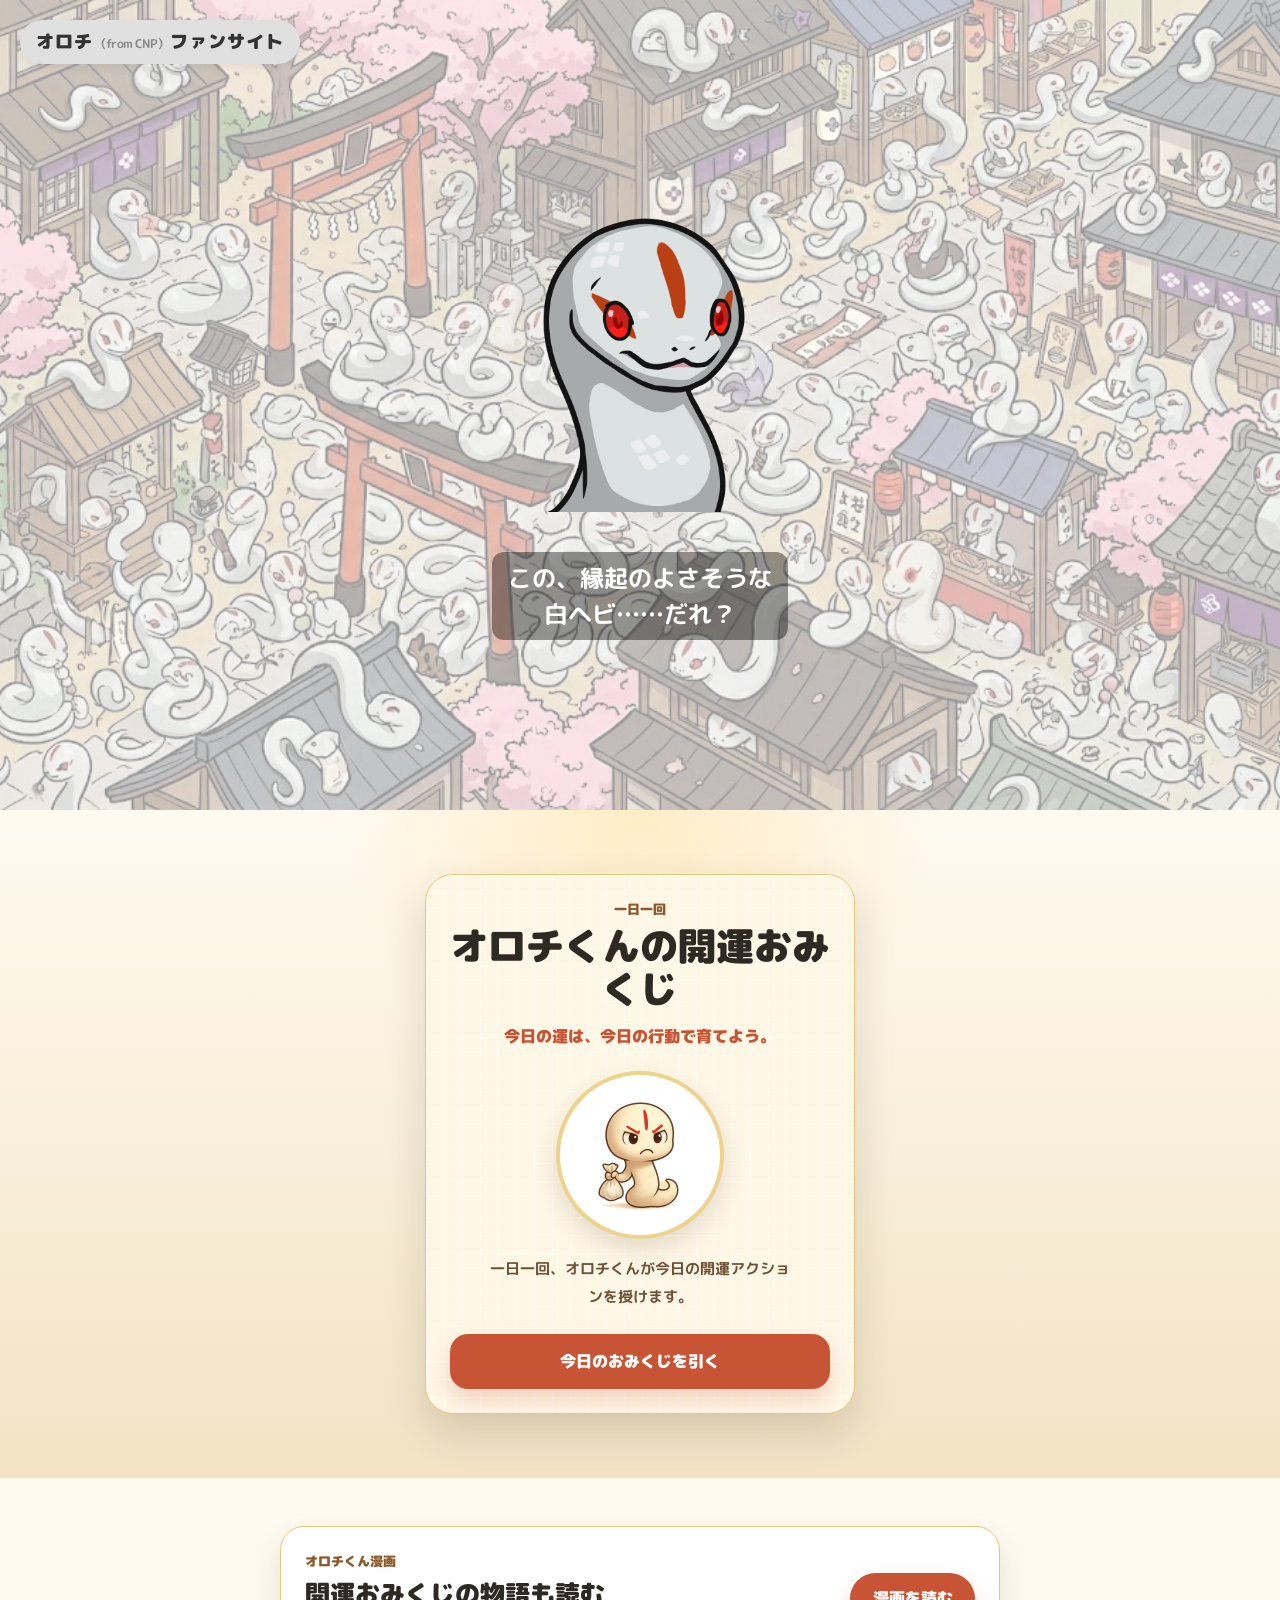
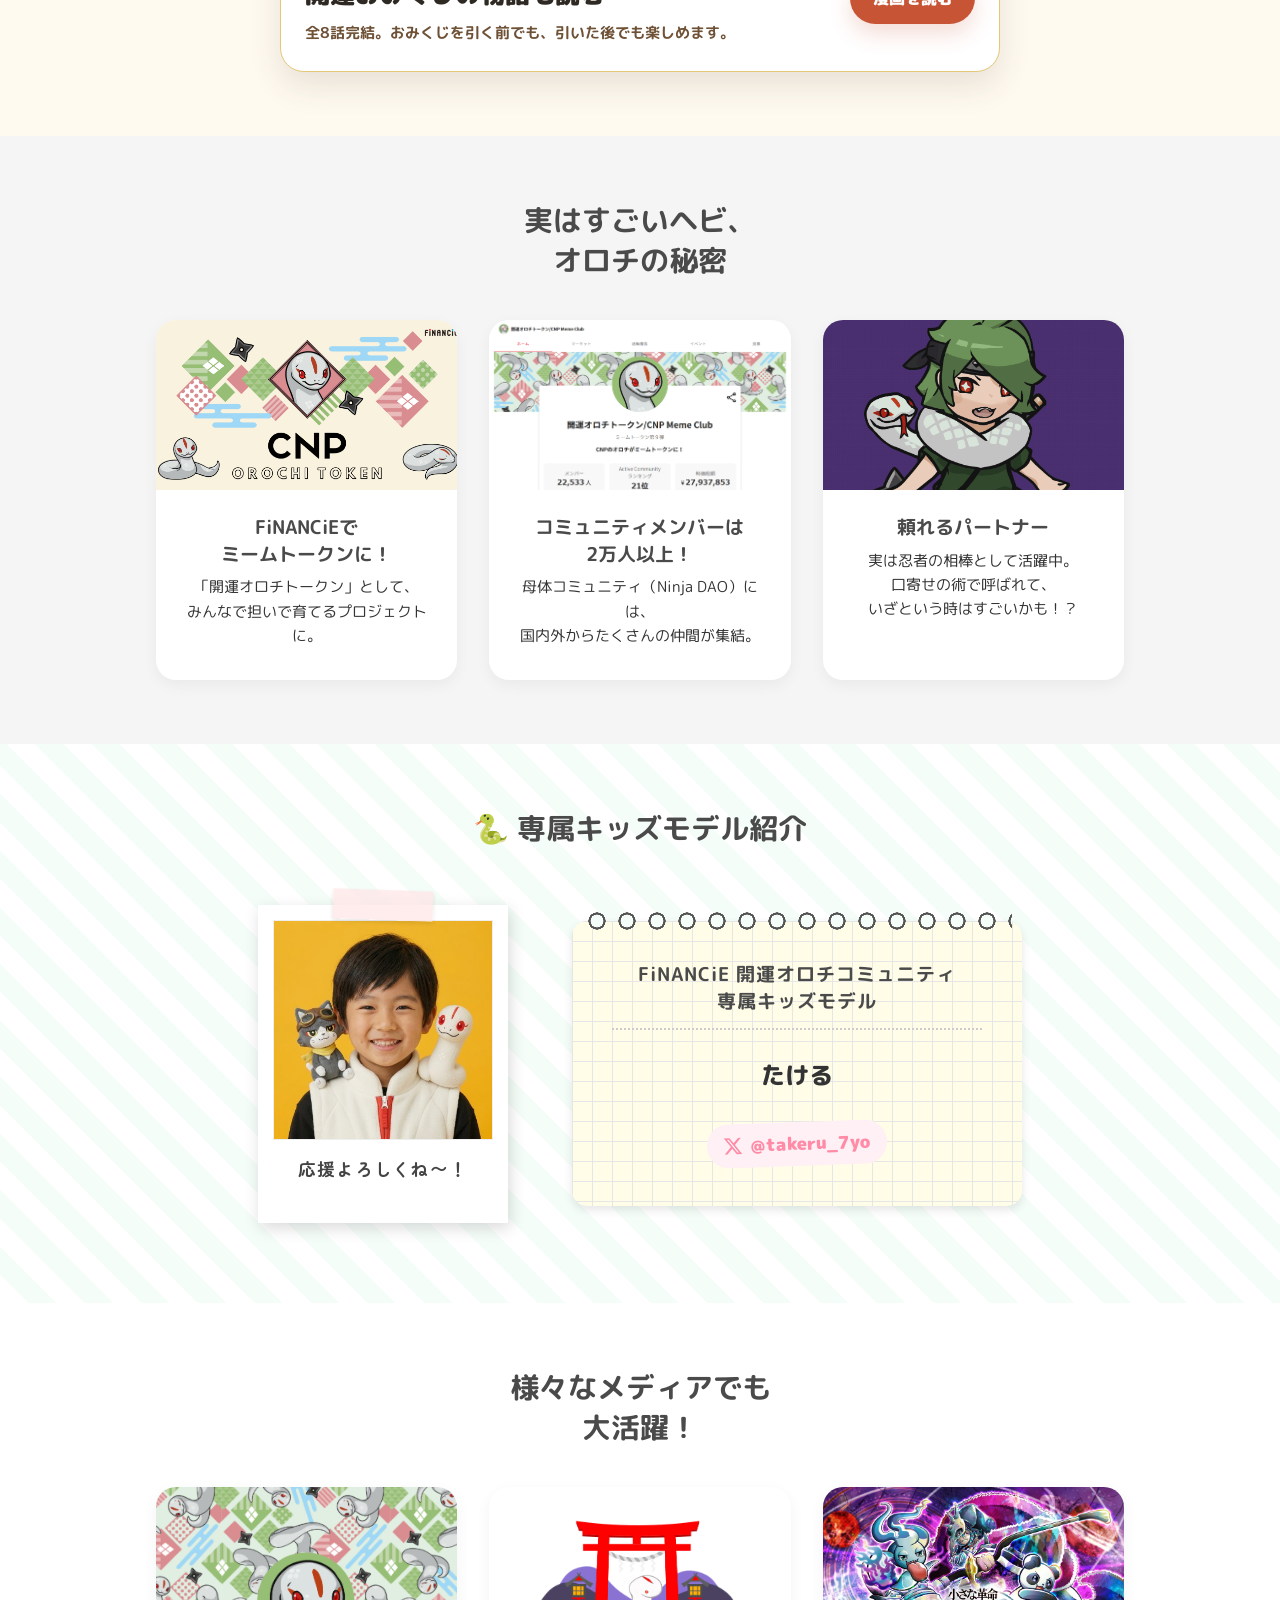
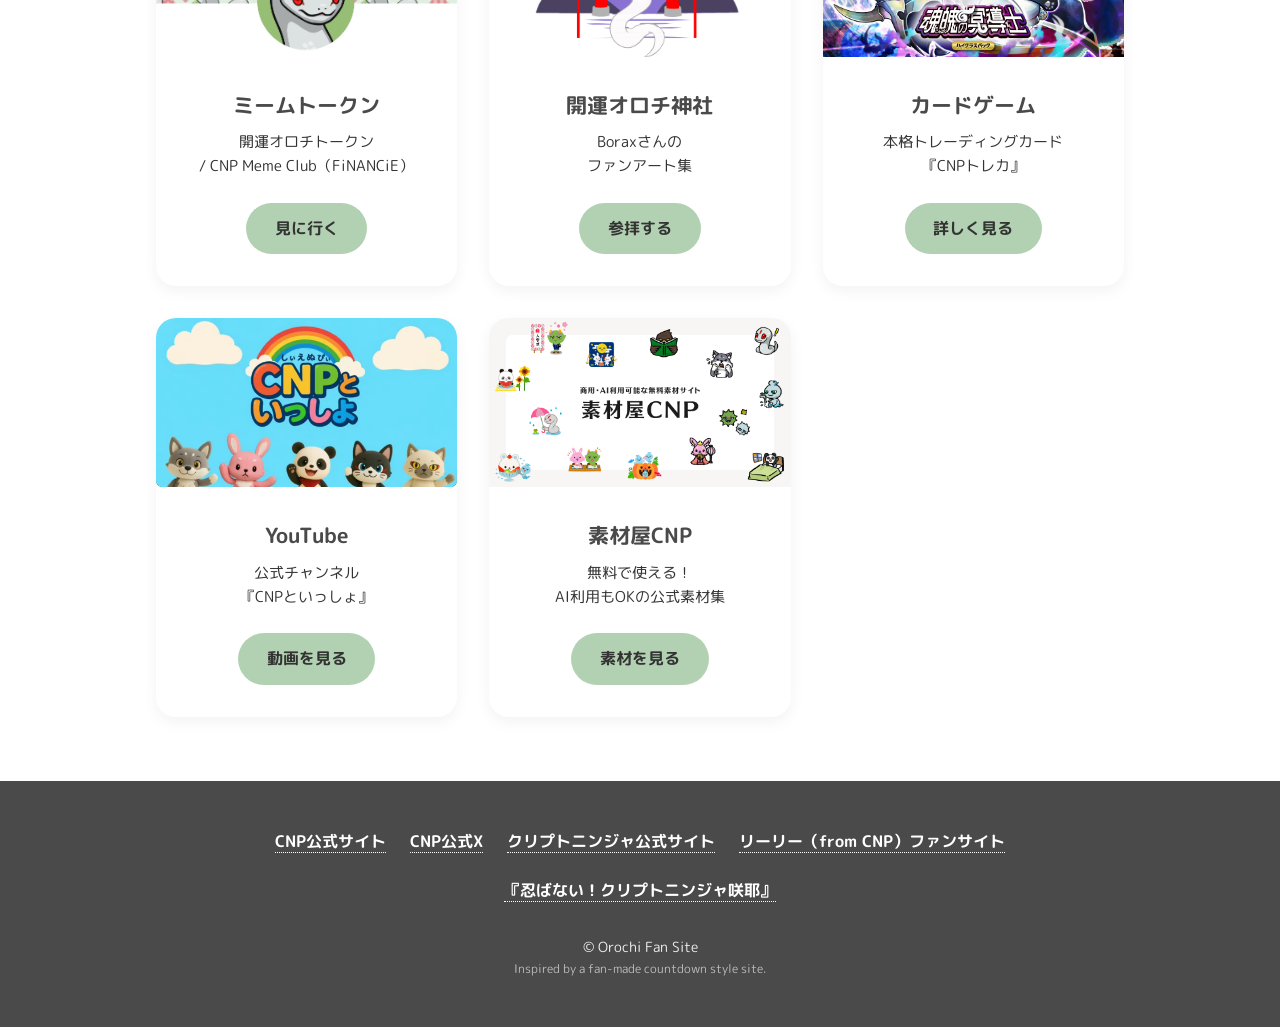
<file: index.html>
<!doctype html>
<html lang="ja">

<head>
  <meta charset="utf-8" />
  <meta name="viewport" content="width=device-width, initial-scale=1" />
  <title>オロチくんの開運おみくじ | オロチ（from CNP）ファンサイト</title>
  <meta name="description" content="CNPのオロチくんが、1日1回だけ今日の運勢と開運アクションを授けるファンサイトのミニおみくじです。" />
  <link rel="canonical" href="https://tomoepapa.github.io/orochi-fan-site/" />
  <meta property="og:site_name" content="オロチ（from CNP）ファンサイト" />
  <meta property="og:title" content="オロチくんの開運おみくじ" />
  <meta property="og:description" content="1日1回、オロチくんから今日の運勢と開運アクションを受け取ろう。" />
  <meta property="og:type" content="website" />
  <meta property="og:url" content="https://tomoepapa.github.io/orochi-fan-site/" />
  <meta property="og:image" content="https://tomoepapa.github.io/orochi-fan-site/assets/ogp.png" />
  <meta property="og:locale" content="ja_JP" />
  <meta name="twitter:card" content="summary_large_image" />
  <meta name="twitter:title" content="オロチくんの開運おみくじ" />
  <meta name="twitter:description" content="1日1回、オロチくんから今日の運勢と開運アクションを受け取ろう。" />
  <meta name="twitter:image" content="https://tomoepapa.github.io/orochi-fan-site/assets/ogp.png" />
  <link rel="icon" type="image/png" href="assets/favicon.png" />
  <link rel="apple-touch-icon" href="assets/apple-touch-icon.png" />
  <link rel="preconnect" href="https://fonts.googleapis.com">
  <link rel="preconnect" href="https://fonts.gstatic.com" crossorigin>
  <link
    href="https://fonts.googleapis.com/css2?family=M+PLUS+Rounded+1c:wght@400;700;900&family=Zen+Maru+Gothic:wght@400;700&display=swap"
    rel="stylesheet">
  <link rel="stylesheet" href="style.css" />
</head>

<body>
  <!-- Hero Section -->
  <header class="hero">
    <div class="hero-content">
      <h1 class="site-title fade-in-up">オロチ<span class="title-sub">（from CNP）</span>ファンサイト</h1>
      <div class="hero-image-container fade-in-up delay-200">
        <img src="assets/orochi_main.png" alt="オロチのメイン画像" class="leelee-float">
      </div>
      <p class="hero-text fade-in-up delay-300">この、縁起のよさそうな<br>白ヘビ……だれ？</p>
    </div>
  </header>

  <!-- Omikuji Section -->
  <section class="section omikuji-section" id="tokutsumi-omikuji">
    <div class="container">
      <div class="omikuji-app" data-omikuji-app>
        <div class="omikuji-header">
          <p class="omikuji-kicker">一日一回</p>
          <h2 class="omikuji-title">オロチくんの開運おみくじ</h2>
          <p class="omikuji-subcopy">今日の運は、今日の行動で育てよう。</p>
        </div>

        <div class="omikuji-character">
          <img src="assets/orochi_omikuji.png" alt="オロチくん">
        </div>

        <div class="omikuji-top" data-omikuji-top>
          <p class="omikuji-description">一日一回、オロチくんが今日の開運アクションを授けます。</p>
          <button class="omikuji-button" type="button" data-omikuji-draw>今日のおみくじを引く</button>
        </div>

        <div class="omikuji-result" data-omikuji-result hidden>
          <div class="fortune-paper">
            <p class="result-label">本日の運勢</p>
            <p class="fortune-name" data-omikuji-fortune></p>

            <div class="result-card">
              <p class="result-label">今日の運カテゴリー</p>
              <p class="result-value" data-omikuji-category></p>
            </div>

            <div class="result-card result-card-main">
              <p class="result-label">今日の開運アクション</p>
              <p class="result-value" data-omikuji-action></p>
            </div>

            <div class="result-card">
              <p class="result-label">オロチコメント</p>
              <p class="result-value" data-omikuji-comment></p>
            </div>
          </div>

          <p class="omikuji-tomorrow-message">明日もオロチくんのおみくじを引きに来てね</p>
        </div>
      </div>
    </div>
  </section>

  <!-- Manga Section -->
  <section class="section manga-teaser-section" id="manga">
    <div class="container">
      <div class="manga-teaser fade-in-up">
        <div class="manga-teaser-copy">
          <p class="manga-kicker">オロチくん漫画</p>
          <h2 class="manga-teaser-title">開運おみくじの物語も読む</h2>
          <p class="manga-teaser-text">全8話完結。おみくじを引く前でも、引いた後でも楽しめます。</p>
        </div>
        <a href="manga.html" class="manga-button">漫画を読む</a>
      </div>
    </div>
  </section>

  <!-- Profile Section -->
  <section class="section profile" id="profile">
    <div class="container">
      <h2 class="section-title fade-in-up">実はすごいヘビ、<br>オロチの秘密</h2>
      <div class="features-grid">
        <div class="feature-card fade-in-up">
          <div class="feature-img">
            <img src="assets/secret_1.png" alt="秘密1の画像">
          </div>
          <h3>FiNANCiEで<br>ミームトークンに！</h3>
          <p>「開運オロチトークン」として、<br>みんなで担いで育てるプロジェクトに。</p>
        </div>
        <div class="feature-card fade-in-up delay-100">
          <div class="feature-img">
            <img src="assets/secret_2.png" alt="秘密2の画像">
          </div>
          <h3>コミュニティメンバーは<br>2万人以上！</h3>
          <p>母体コミュニティ（Ninja DAO）には、<br>国内外からたくさんの仲間が集結。</p>
        </div>
        <div class="feature-card fade-in-up delay-200">
          <div class="feature-img">
            <img src="assets/secret_3.png" alt="秘密3の画像">
          </div>
          <h3>頼れるパートナー</h3>
          <p>実は忍者の相棒として活躍中。<br>口寄せの術で呼ばれて、<br>いざという時はすごいかも！？</p>
        </div>
      </div>
    </div>
  </section>

  <!-- Kids Model Section (Event Section Form) -->
  <section class="section event" id="kids-model">
    <div class="container">
      <h2 class="section-title fade-in-up">🐍 専属キッズモデル紹介</h2>
      <div class="event-container-scrapbook">

        <div class="polaroid-photo fade-in-up">
          <div class="masking-tape"></div>
          <img src="assets/takeru.jpg" alt="たけるくん">
          <p class="photo-caption">応援よろしくね〜！</p>
        </div>

        <div class="event-ticket-box fade-in-up delay-100">
          <div class="ticket-content">
            <h3>FiNANCiE 開運オロチコミュニティ<br>専属キッズモデル</h3>
            <p class="location">
              <span class="location-label"
                style="font-size: 1.5rem; background: transparent; color: var(--color-text); font-weight: 800; display: block; margin: 10px 0;">たける</span>
            </p>
            <p class="highlight" style="padding: 0.5rem 1rem; margin-top: 1rem;"><a href="https://x.com/takeru_7yo"
                target="_blank"
                style="text-decoration: none; color: inherit; display: flex; align-items: center; justify-content: center; gap: 8px;">
                <svg viewBox="0 0 24 24" width="20" height="20" fill="currentColor">
                  <path
                    d="M18.244 2.25h3.308l-7.227 8.26 8.502 11.24H16.17l-5.214-6.817L4.99 21.75H1.68l7.73-8.835L1.254 2.25H8.08l4.713 6.231zm-1.161 17.52h1.833L7.084 4.126H5.117z" />
                </svg>
                @takeru_7yo
              </a></p>
          </div>
        </div>
      </div>
    </div>
  </section>

  <!-- Works Section -->
  <section class="section works" id="works">
    <div class="container">
      <h2 class="section-title fade-in-up">様々なメディアでも<br>大活躍！</h2>

      <div class="works-grid">

        <!-- 1. ミームトークン -->
        <div class="work-card fade-in-up">
          <img src="assets/financie.png" alt="開運オロチトークン / CNP Meme Club（FiNANCiE）" class="work-img">
          <div class="work-content">
            <h3>ミームトークン</h3>
            <p>開運オロチトークン<br>/ CNP Meme Club（FiNANCiE）</p>
            <a href="https://financie.jp/users/orochi_cnp"
               target="_blank" rel="noreferrer" class="btn-link">見に行く</a>
          </div>
        </div>

        <!-- 2. 開運オロチ神社 -->
        <div class="work-card fade-in-up delay-100">
          <img src="assets/orochi_shrine.png" alt="開運オロチ神社" class="work-img">
          <div class="work-content">
            <h3>開運オロチ神社</h3>
            <p>Boraxさんの<br>ファンアート集</p>
            <a href="https://borax601.github.io/orochi_web45/index.html"
               target="_blank" rel="noreferrer" class="btn-link">参拝する</a>
          </div>
        </div>

        <!-- 3. カードゲーム -->
        <div class="work-card fade-in-up delay-200">
          <img src="assets/CNP_TradingCards.webp" alt="CNPトレカ" class="work-img">
          <div class="work-content">
            <h3>カードゲーム</h3>
            <p>本格トレーディングカード<br>『CNPトレカ』</p>
            <a href="https://cnptcg.monolithos.co.jp/"
               target="_blank" rel="noreferrer" class="btn-link">詳しく見る</a>
          </div>
        </div>

        <!-- 4. YouTube -->
        <div class="work-card fade-in-up delay-300">
          <img src="assets/cnpto.png" alt="YouTube公式チャンネル『CNPといっしょ』" class="work-img">
          <div class="work-content">
            <h3>YouTube</h3>
            <p>公式チャンネル<br>『CNPといっしょ』</p>
            <a href="https://www.youtube.com/channel/UCPeDuG10OCXy0ogokH23GXg"
               target="_blank" rel="noreferrer" class="btn-link">動画を見る</a>
          </div>
        </div>

        <!-- 5. 素材屋CNP -->
        <div class="work-card fade-in-up delay-400">
          <img src="assets/cnpsozai.png" alt="素材屋CNP" class="work-img">
          <div class="work-content">
            <h3>素材屋CNP</h3>
            <p>無料で使える！<br>AI利用もOKの公式素材集</p>
            <a href="https://www.sozaiya.cryptoninja-partners.xyz/"
               target="_blank" rel="noreferrer" class="btn-link">素材を見る</a>
          </div>
        </div>

      </div>
    </div>
  </section>

  <!-- Footer -->
  <footer class="footer">
    <div class="container">
      <ul class="link-list">
        <li><a href="https://www.cryptoninja-partners.xyz/" target="_blank" rel="noreferrer">CNP公式サイト</a></li>
        <li><a href="https://x.com/cnp_ninjadao" target="_blank" rel="noreferrer">CNP公式X</a></li>
        <li><a href="https://cryptoninja.nftt.market/" target="_blank" rel="noreferrer">クリプトニンジャ公式サイト</a></li>
        <li><a href="https://kira-to.github.io/LeeLeeFunSite/" target="_blank" rel="noreferrer">リーリー（from CNP）ファンサイト</a></li>
        <li><a href="https://www.amazon.co.jp/gp/video/detail/B0CJQ23F56/ref=atv_dp_share_cu_r" target="_blank" rel="noreferrer">『忍ばない！クリプトニンジャ咲耶』</a></li>
      </ul>
      <p class="copyright">&copy; Orochi Fan Site<br><span style="font-size: 0.75rem; opacity: 0.7;">Inspired by a
          fan-made countdown style site.</span></p>
    </div>
  </footer>

  <script src="script.js"></script>
</body>

</html>
</file>
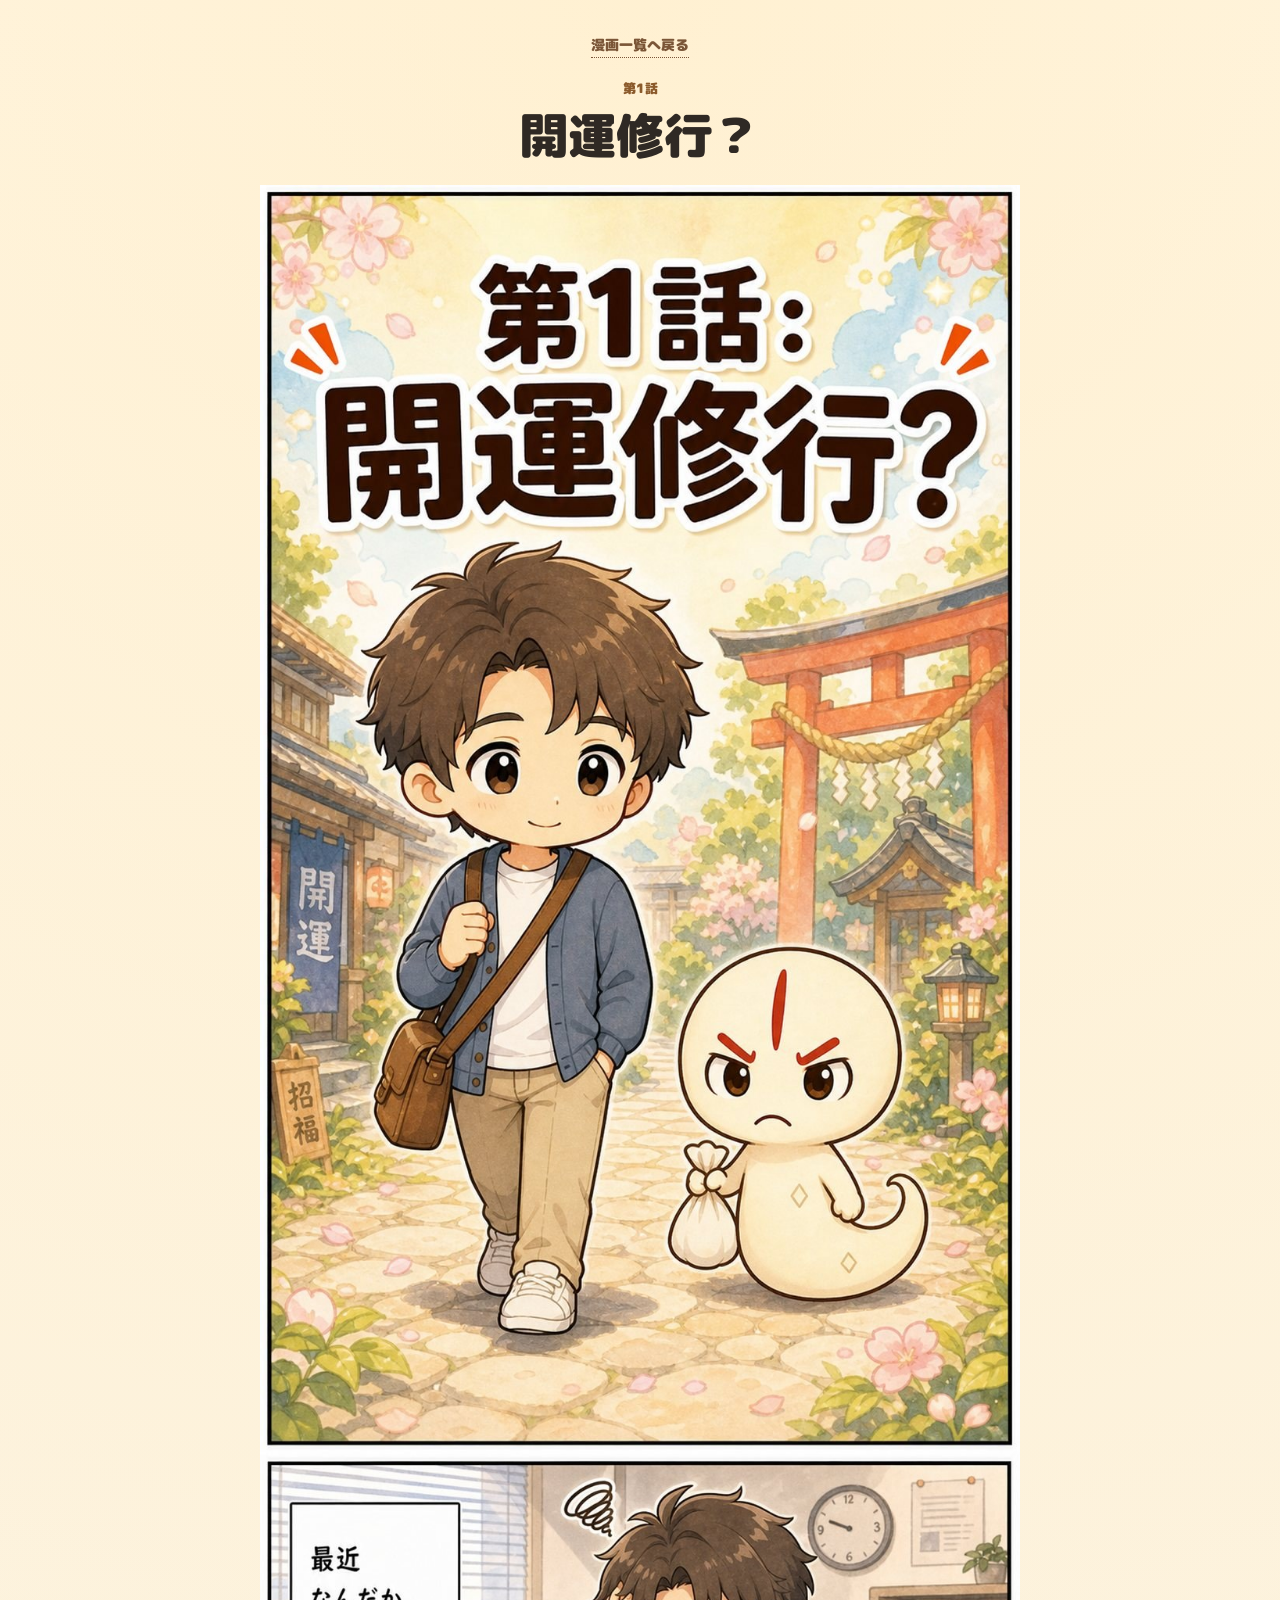
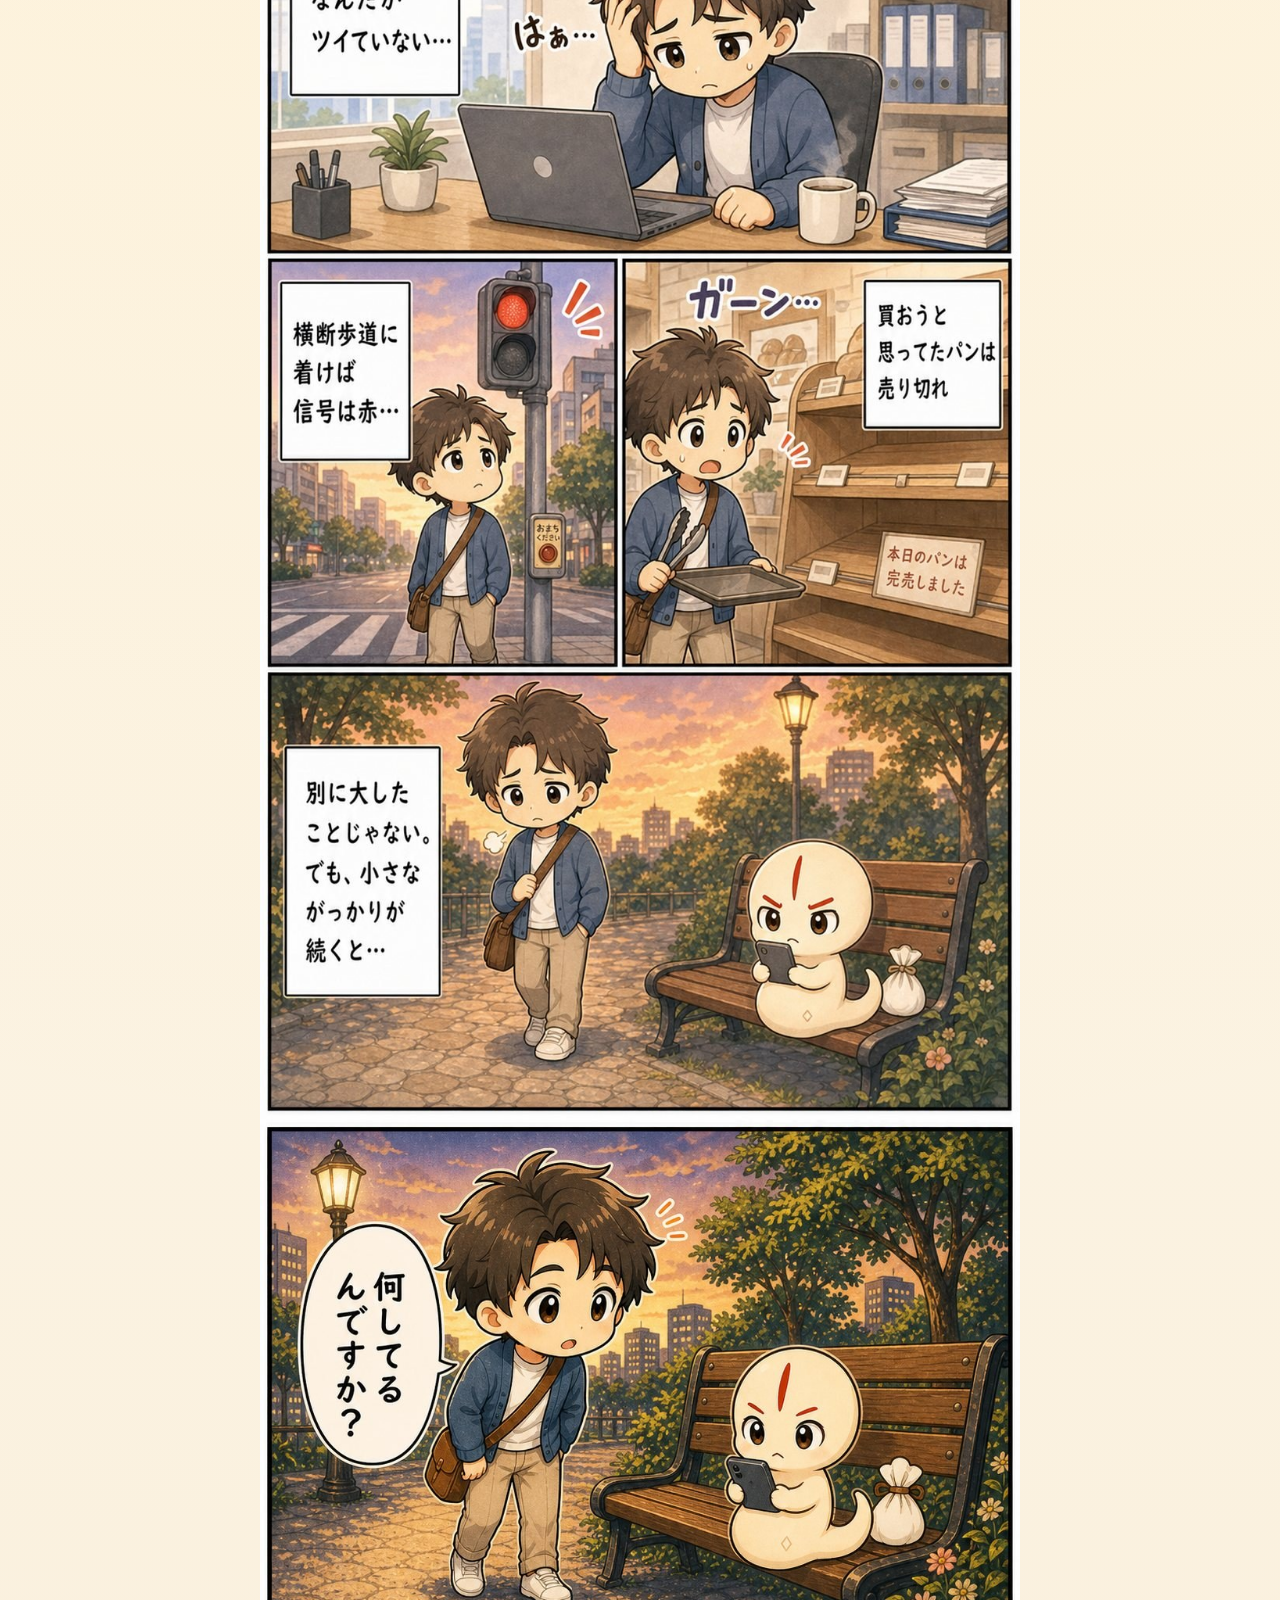
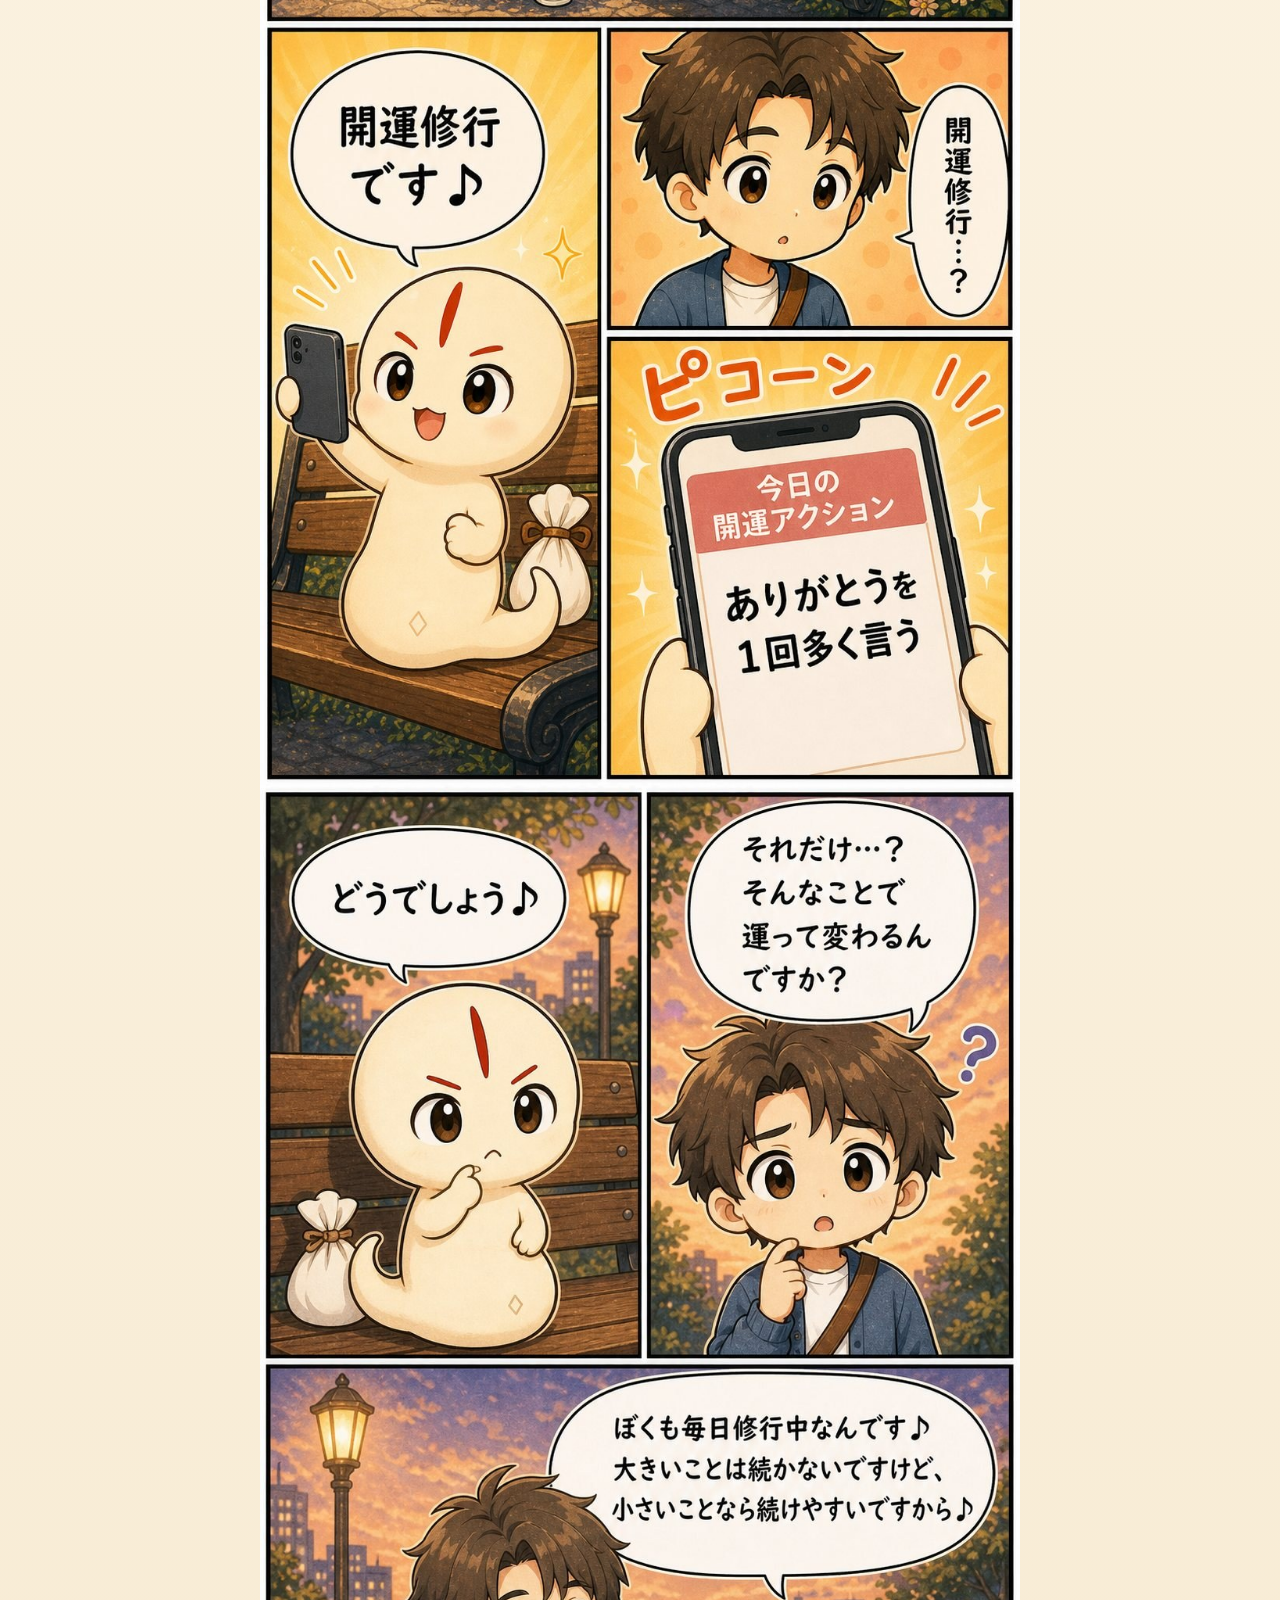
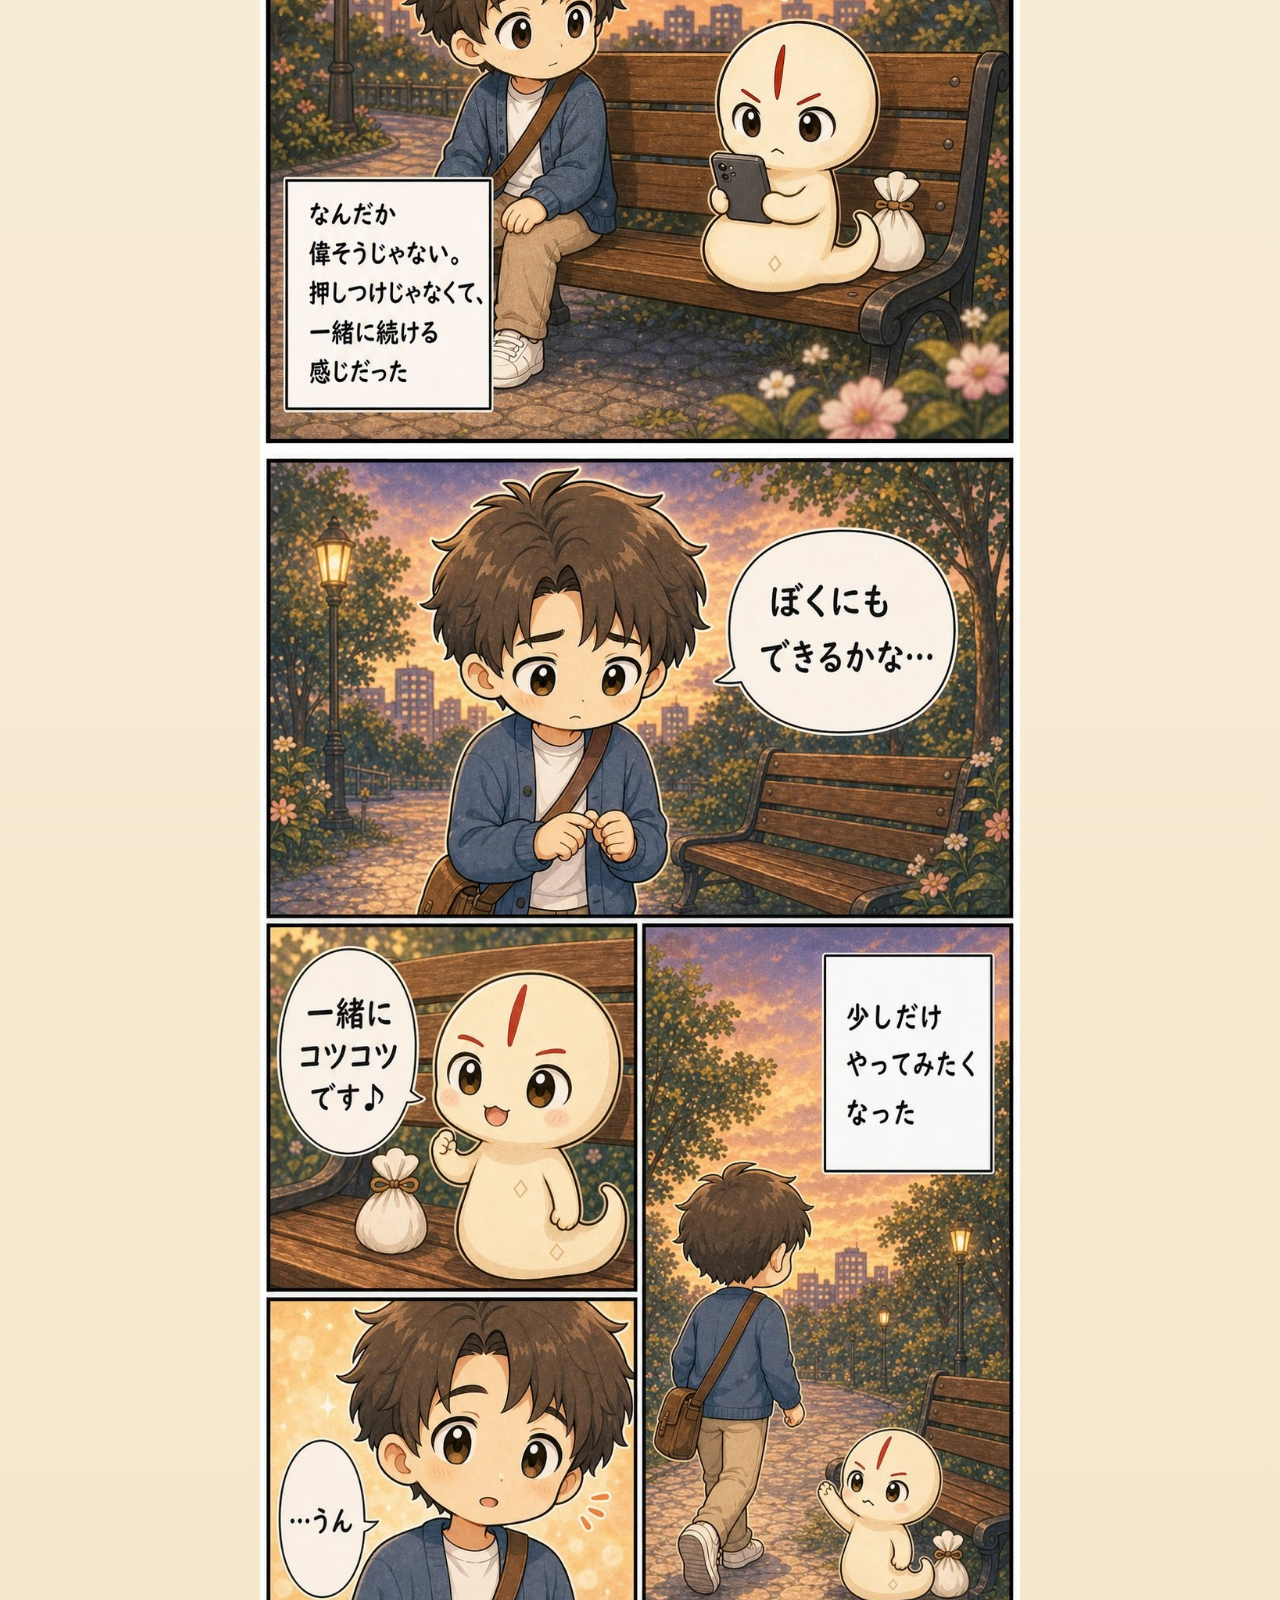
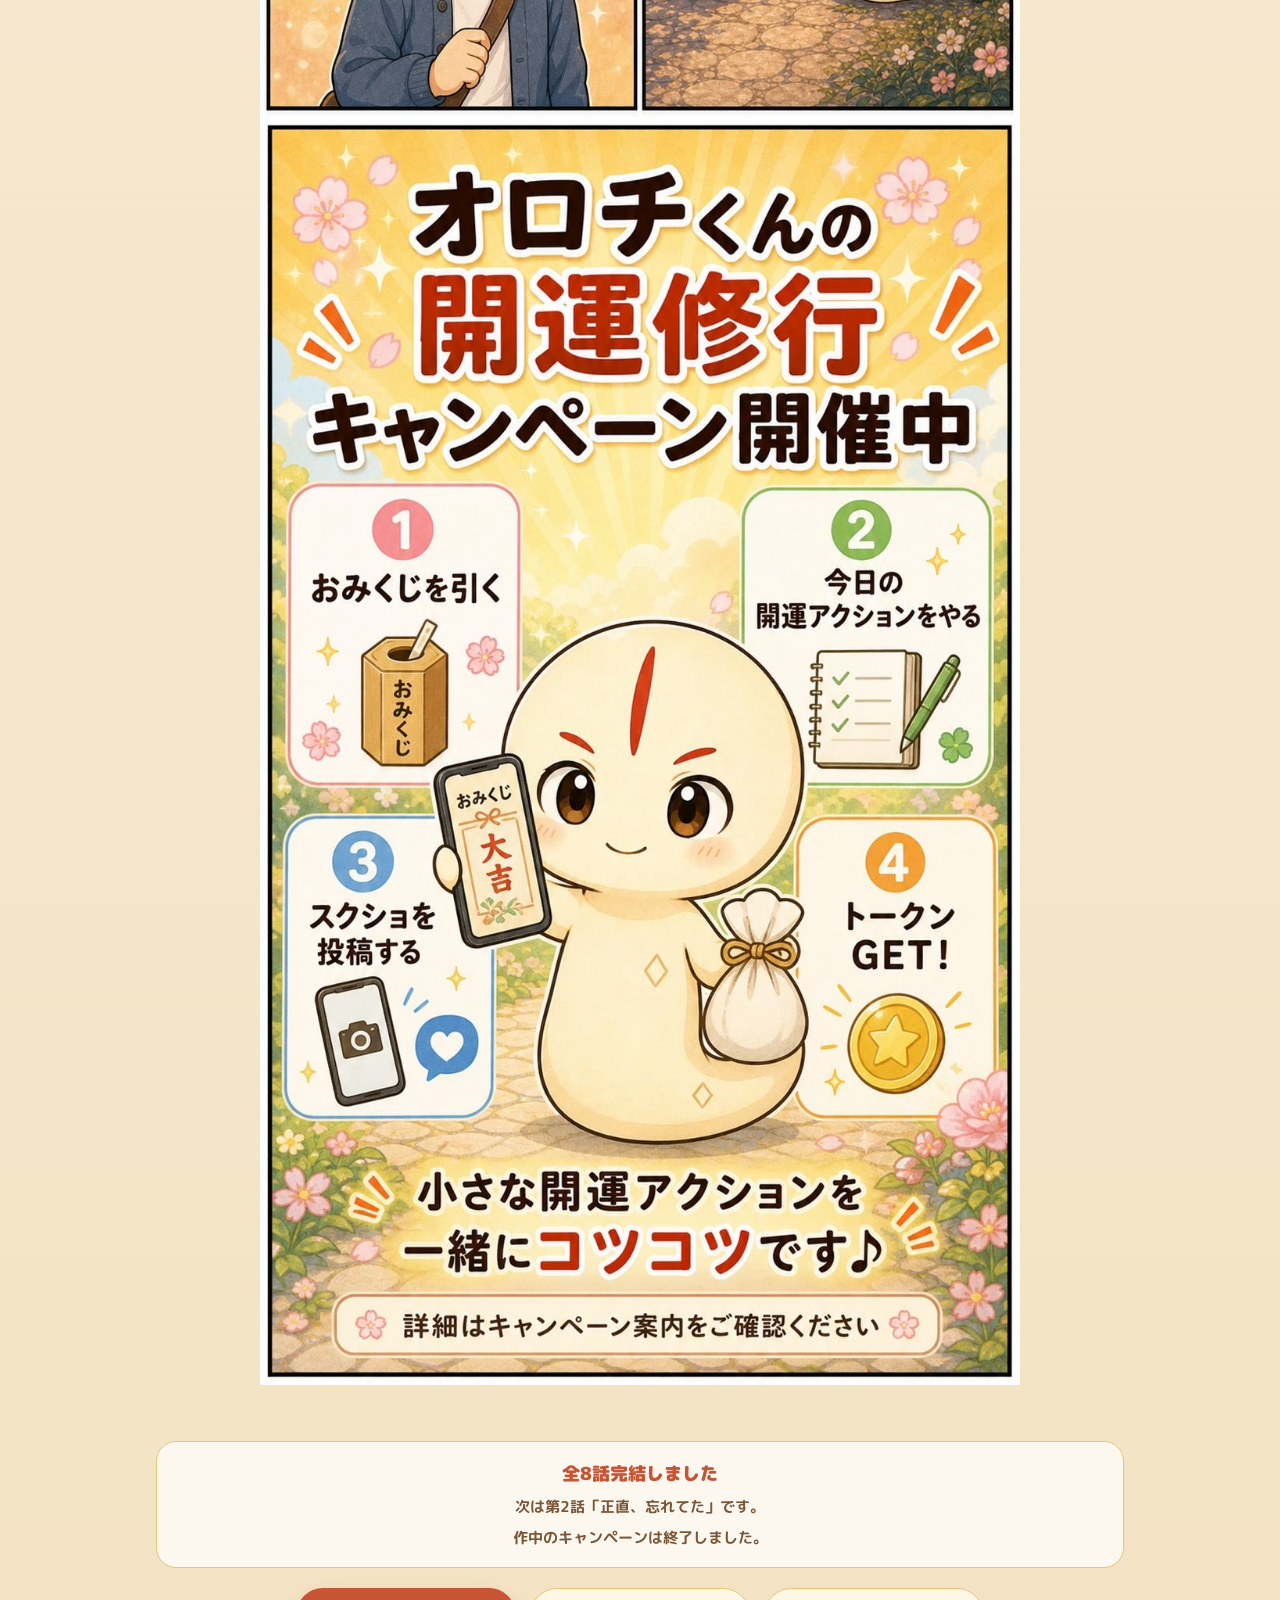
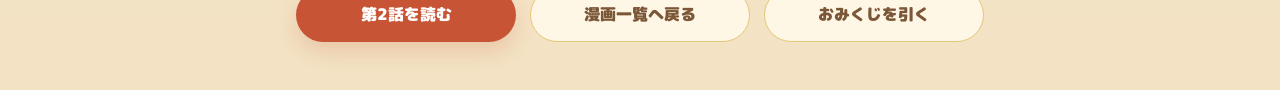
<file: manga-episode-01.html>
<!doctype html>
<html lang="ja">

<head>
  <meta charset="utf-8" />
  <meta name="viewport" content="width=device-width, initial-scale=1" />
  <title>第1話 開運修行？ | オロチくん漫画</title>
  <meta name="description" content="オロチくん漫画 第1話「開運修行？」。開運おみくじから始まる、小さな開運アクションの物語。" />
  <link rel="canonical" href="https://tomoepapa.github.io/orochi-fan-site/manga-episode-01.html" />
  <meta property="og:site_name" content="オロチ（from CNP）ファンサイト" />
  <meta property="og:title" content="第1話 開運修行？ | オロチくん漫画" />
  <meta property="og:description" content="開運おみくじから始まる、小さな開運アクションの物語。" />
  <meta property="og:type" content="article" />
  <meta property="og:url" content="https://tomoepapa.github.io/orochi-fan-site/manga-episode-01.html" />
  <meta property="og:image" content="https://tomoepapa.github.io/orochi-fan-site/assets/ogp.png" />
  <meta property="og:locale" content="ja_JP" />
  <meta name="twitter:card" content="summary_large_image" />
  <meta name="twitter:title" content="第1話 開運修行？ | オロチくん漫画" />
  <meta name="twitter:description" content="開運おみくじから始まる、小さな開運アクションの物語。" />
  <meta name="twitter:image" content="https://tomoepapa.github.io/orochi-fan-site/assets/ogp.png" />
  <link rel="icon" type="image/png" href="assets/favicon.png" />
  <link rel="apple-touch-icon" href="assets/apple-touch-icon.png" />
  <link rel="preconnect" href="https://fonts.googleapis.com">
  <link rel="preconnect" href="https://fonts.gstatic.com" crossorigin>
  <link
    href="https://fonts.googleapis.com/css2?family=M+PLUS+Rounded+1c:wght@400;700;900&family=Zen+Maru+Gothic:wght@400;700&display=swap"
    rel="stylesheet">
  <link rel="stylesheet" href="style.css" />
</head>

<body>
  <main class="manga-reader-page">
    <section class="manga-reader-header">
      <div class="container">
        <a href="manga.html" class="back-link">漫画一覧へ戻る</a>
        <p class="manga-kicker">第1話</p>
        <h1 class="manga-page-title">開運修行？</h1>
      </div>
    </section>

    <section class="manga-reader">
      <div class="manga-reader-inner">
        <img src="assets/manga/episode-01/episode-01.jpg" alt="オロチくん漫画 第1話 開運修行？" class="manga-long-image">
      </div>
    </section>

    <section class="manga-reader-footer">
      <div class="container">
        <div class="manga-coming-soon">
          <p>全8話完結しました</p>
          <span>次は第2話「正直、忘れてた」です。</span>
          <span>作中のキャンペーンは終了しました。</span>
        </div>
        <div class="manga-reader-actions">
          <a href="manga-episode-02.html" class="manga-button">第2話を読む</a>
          <a href="manga.html" class="manga-button manga-button-light">漫画一覧へ戻る</a>
          <a href="index.html#tokutsumi-omikuji" class="manga-button manga-button-light">おみくじを引く</a>
        </div>
      </div>
    </section>
  </main>

  <script src="script.js"></script>
</body>

</html>
</file>
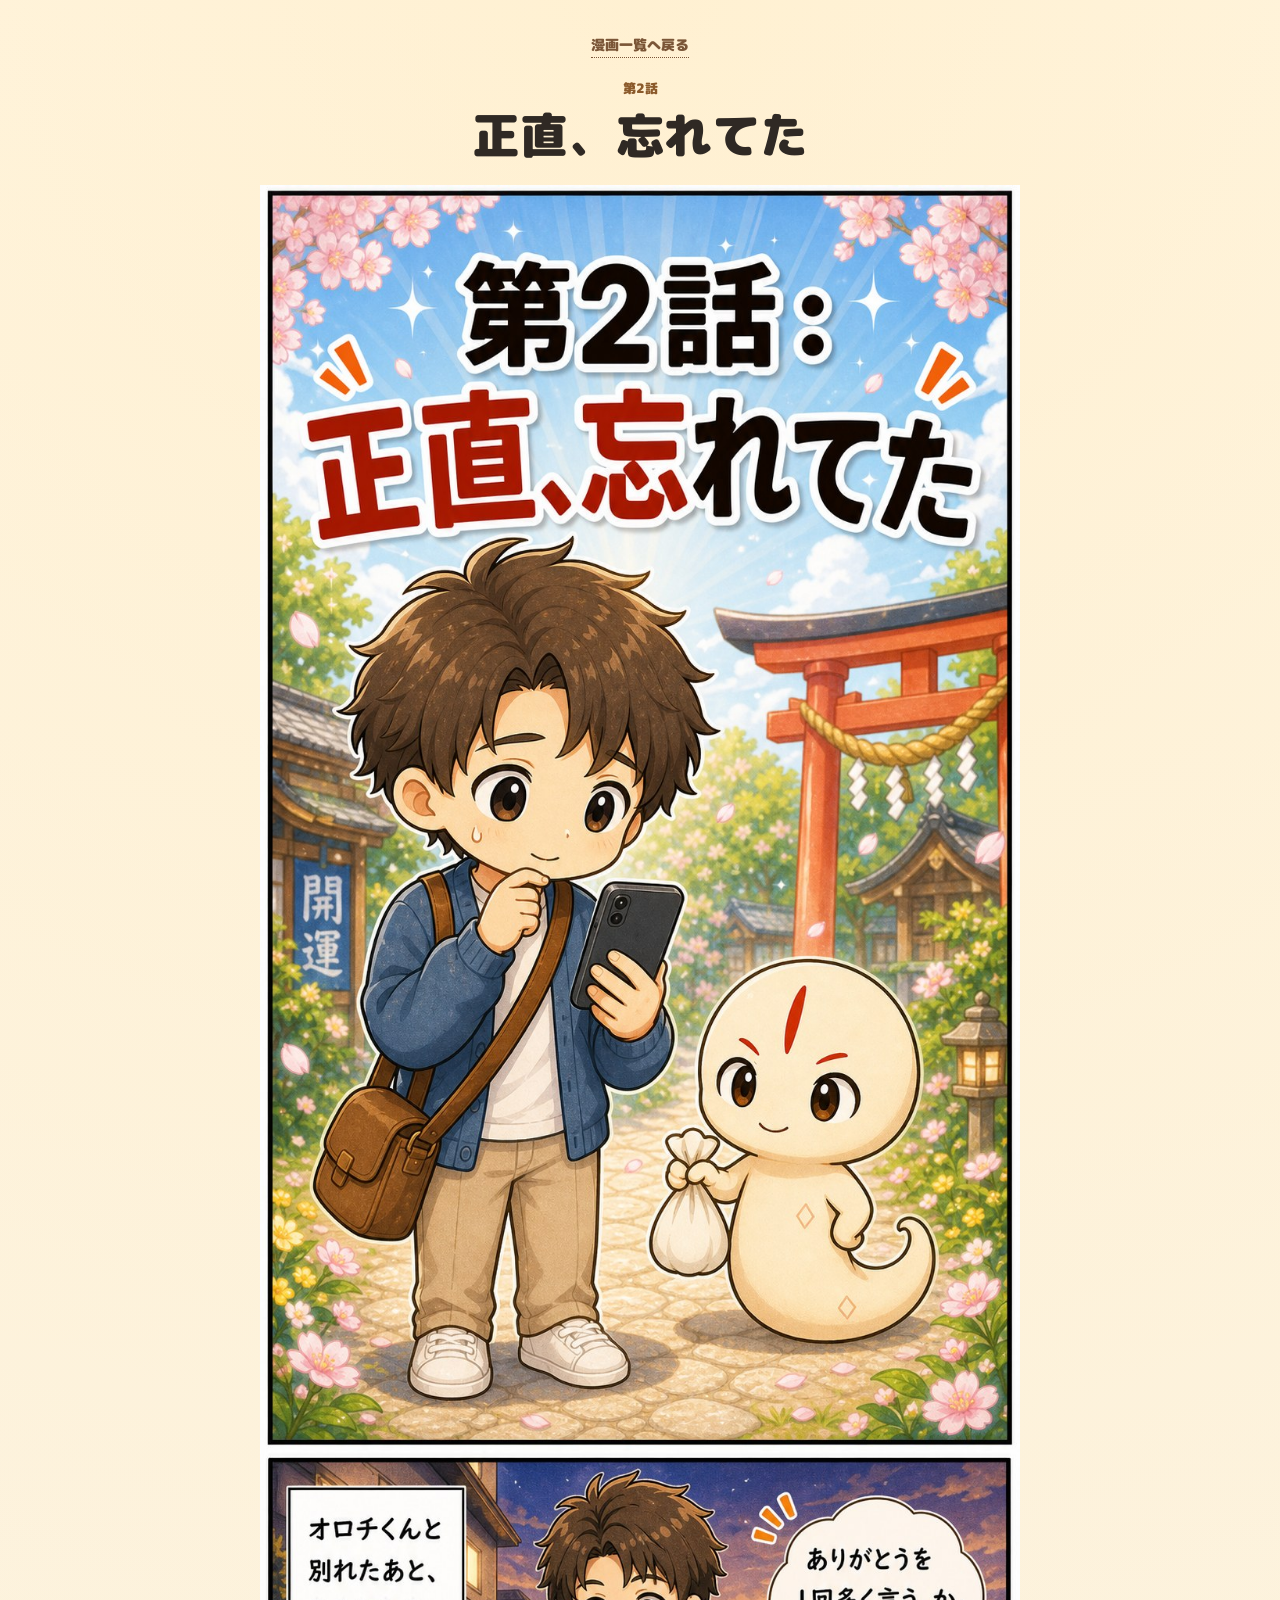
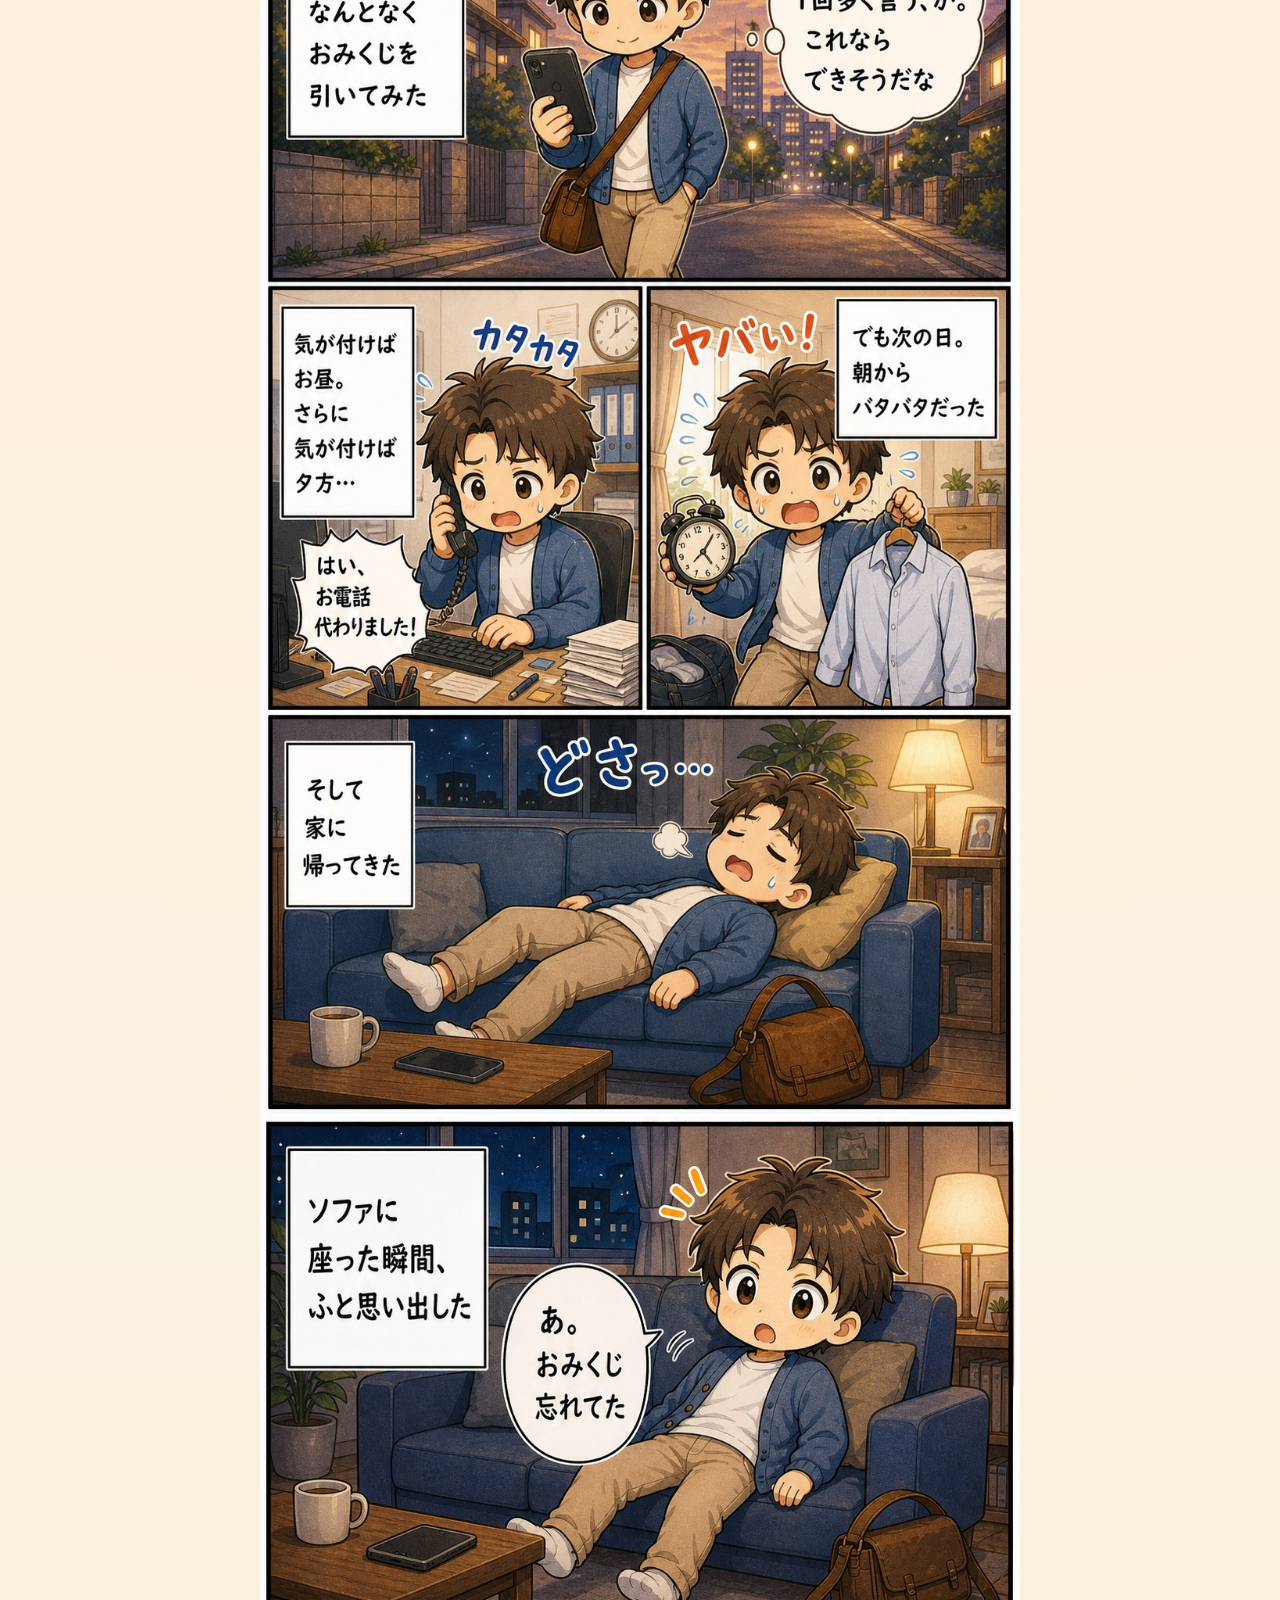
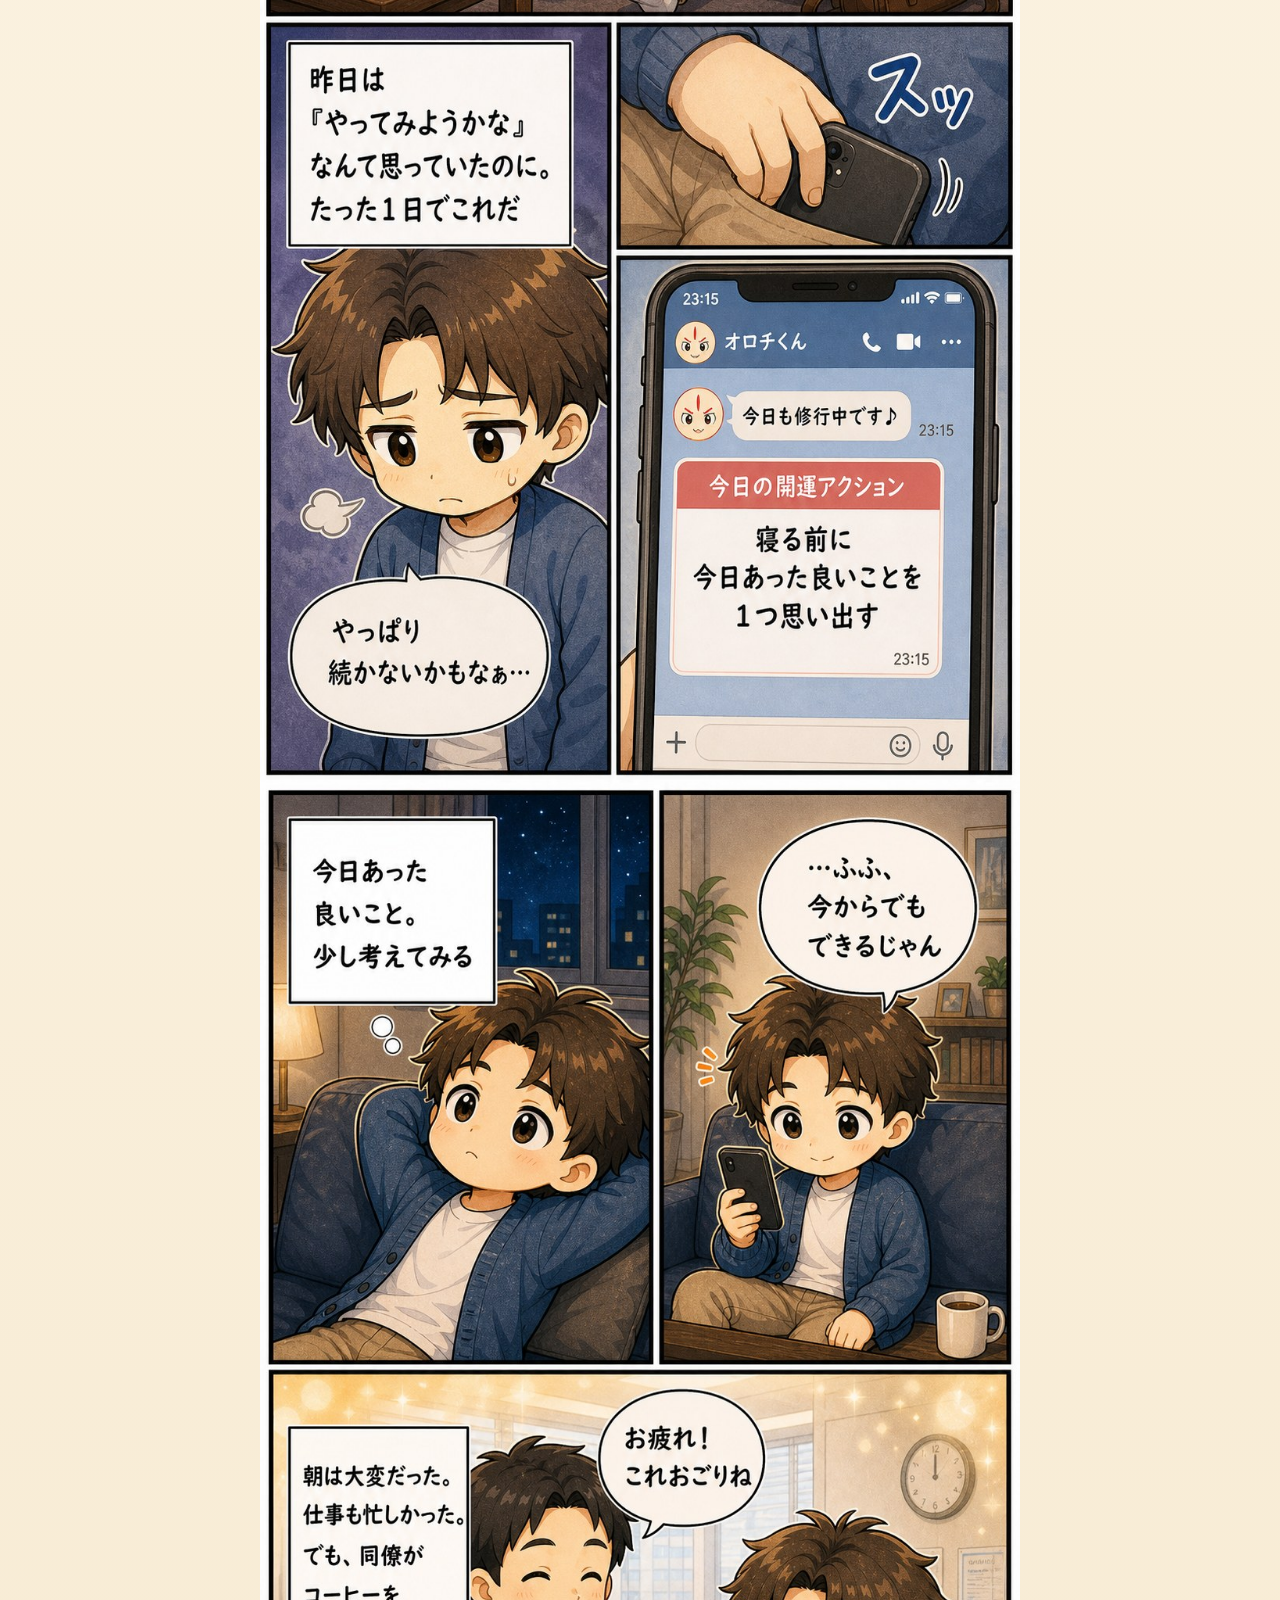
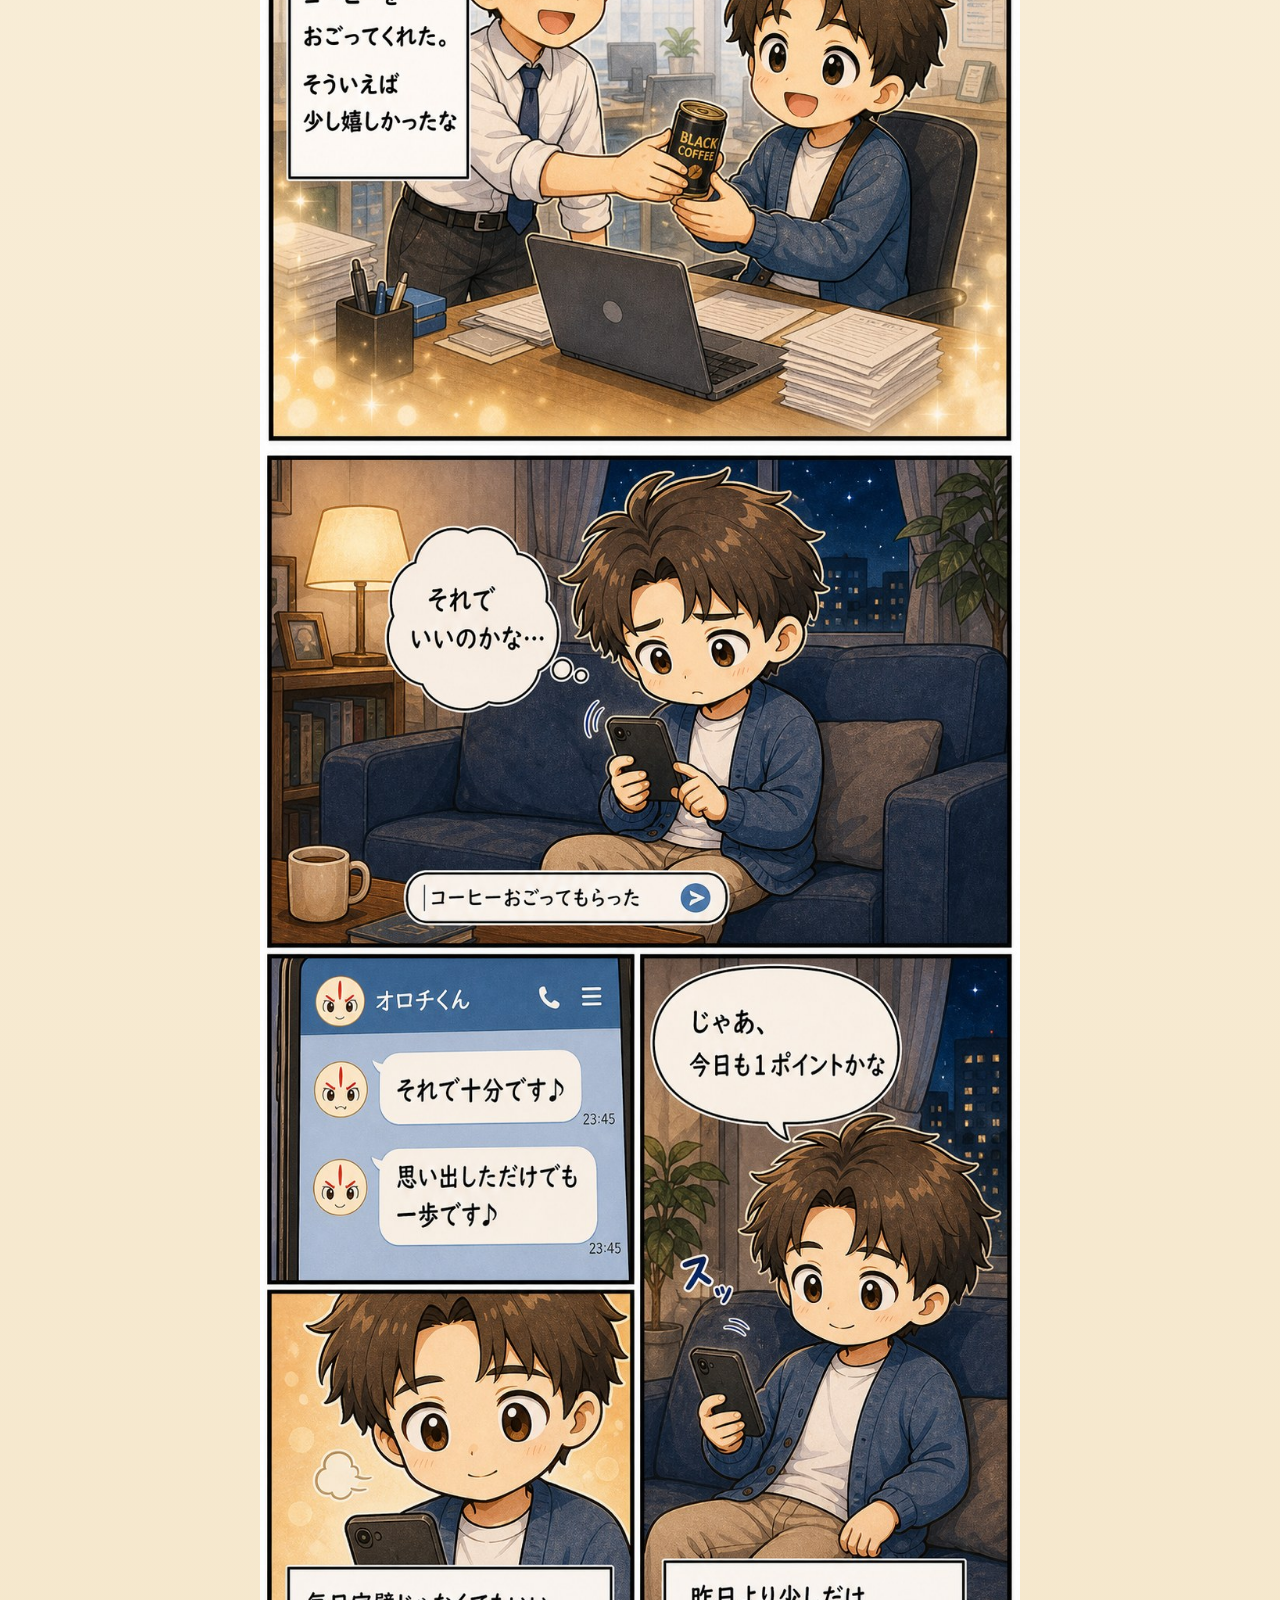
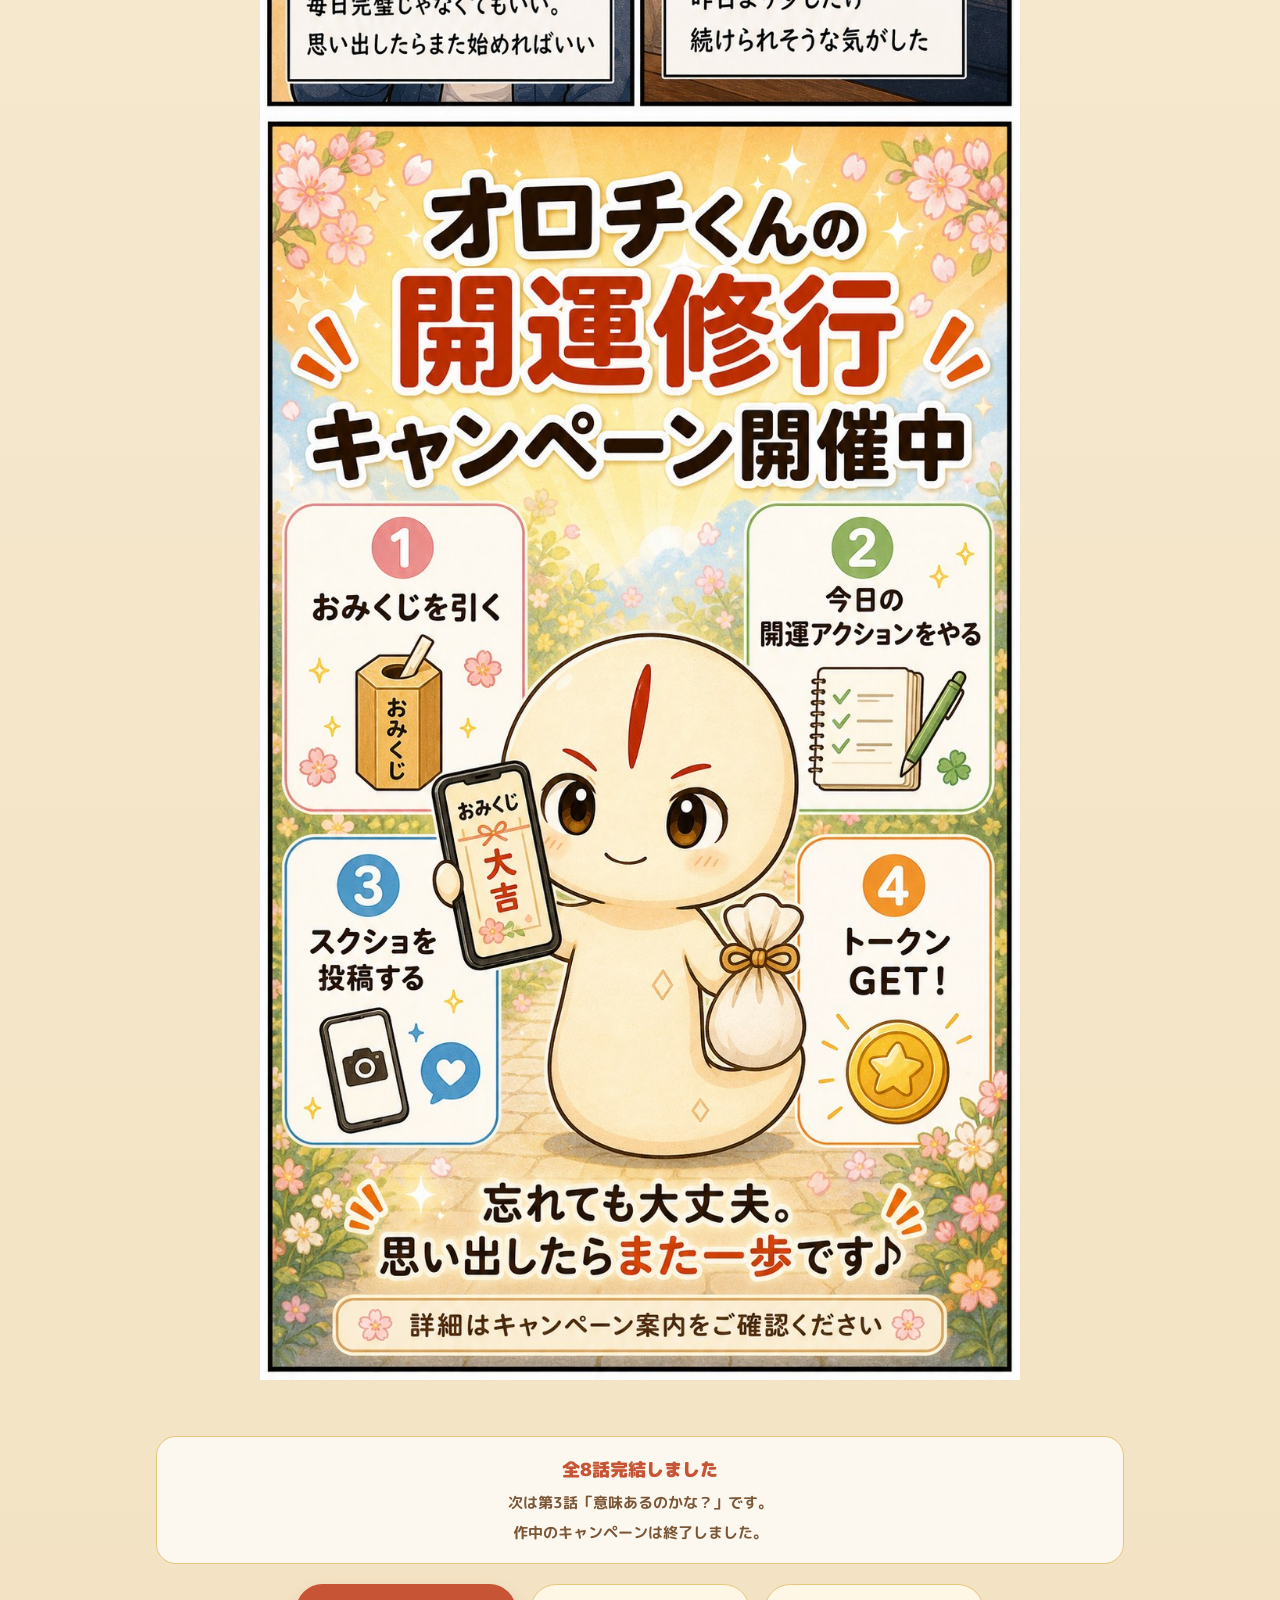
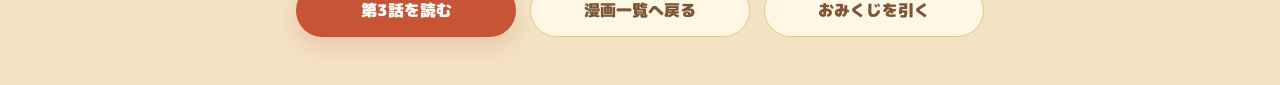
<file: manga-episode-02.html>
<!doctype html>
<html lang="ja">

<head>
  <meta charset="utf-8" />
  <meta name="viewport" content="width=device-width, initial-scale=1" />
  <title>第2話 正直、忘れてた | オロチくん漫画</title>
  <meta name="description" content="オロチくん漫画 第2話「正直、忘れてた」。忘れてしまった日でも、思い出したらまた始めればいい。" />
  <link rel="canonical" href="https://tomoepapa.github.io/orochi-fan-site/manga-episode-02.html" />
  <meta property="og:site_name" content="オロチ（from CNP）ファンサイト" />
  <meta property="og:title" content="第2話 正直、忘れてた | オロチくん漫画" />
  <meta property="og:description" content="忘れてしまった日でも、思い出したらまた始めればいい。小さな開運修行の続きの物語。" />
  <meta property="og:type" content="article" />
  <meta property="og:url" content="https://tomoepapa.github.io/orochi-fan-site/manga-episode-02.html" />
  <meta property="og:image" content="https://tomoepapa.github.io/orochi-fan-site/assets/ogp.png" />
  <meta property="og:locale" content="ja_JP" />
  <meta name="twitter:card" content="summary_large_image" />
  <meta name="twitter:title" content="第2話 正直、忘れてた | オロチくん漫画" />
  <meta name="twitter:description" content="忘れてしまった日でも、思い出したらまた始めればいい。小さな開運修行の続きの物語。" />
  <meta name="twitter:image" content="https://tomoepapa.github.io/orochi-fan-site/assets/ogp.png" />
  <link rel="icon" type="image/png" href="assets/favicon.png" />
  <link rel="apple-touch-icon" href="assets/apple-touch-icon.png" />
  <link rel="preconnect" href="https://fonts.googleapis.com">
  <link rel="preconnect" href="https://fonts.gstatic.com" crossorigin>
  <link
    href="https://fonts.googleapis.com/css2?family=M+PLUS+Rounded+1c:wght@400;700;900&family=Zen+Maru+Gothic:wght@400;700&display=swap"
    rel="stylesheet">
  <link rel="stylesheet" href="style.css" />
</head>

<body>
  <main class="manga-reader-page">
    <section class="manga-reader-header">
      <div class="container">
        <a href="manga.html" class="back-link">漫画一覧へ戻る</a>
        <p class="manga-kicker">第2話</p>
        <h1 class="manga-page-title">正直、忘れてた</h1>
      </div>
    </section>

    <section class="manga-reader">
      <div class="manga-reader-inner">
        <img src="assets/manga/episode-02/episode-02.jpg" alt="オロチくん漫画 第2話 正直、忘れてた" class="manga-long-image">
      </div>
    </section>

    <section class="manga-reader-footer">
      <div class="container">
        <div class="manga-coming-soon">
          <p>全8話完結しました</p>
          <span>次は第3話「意味あるのかな？」です。</span>
          <span>作中のキャンペーンは終了しました。</span>
        </div>
        <div class="manga-reader-actions">
          <a href="manga-episode-03.html" class="manga-button">第3話を読む</a>
          <a href="manga.html" class="manga-button manga-button-light">漫画一覧へ戻る</a>
          <a href="index.html#tokutsumi-omikuji" class="manga-button manga-button-light">おみくじを引く</a>
        </div>
      </div>
    </section>
  </main>

  <script src="script.js"></script>
</body>

</html>
</file>
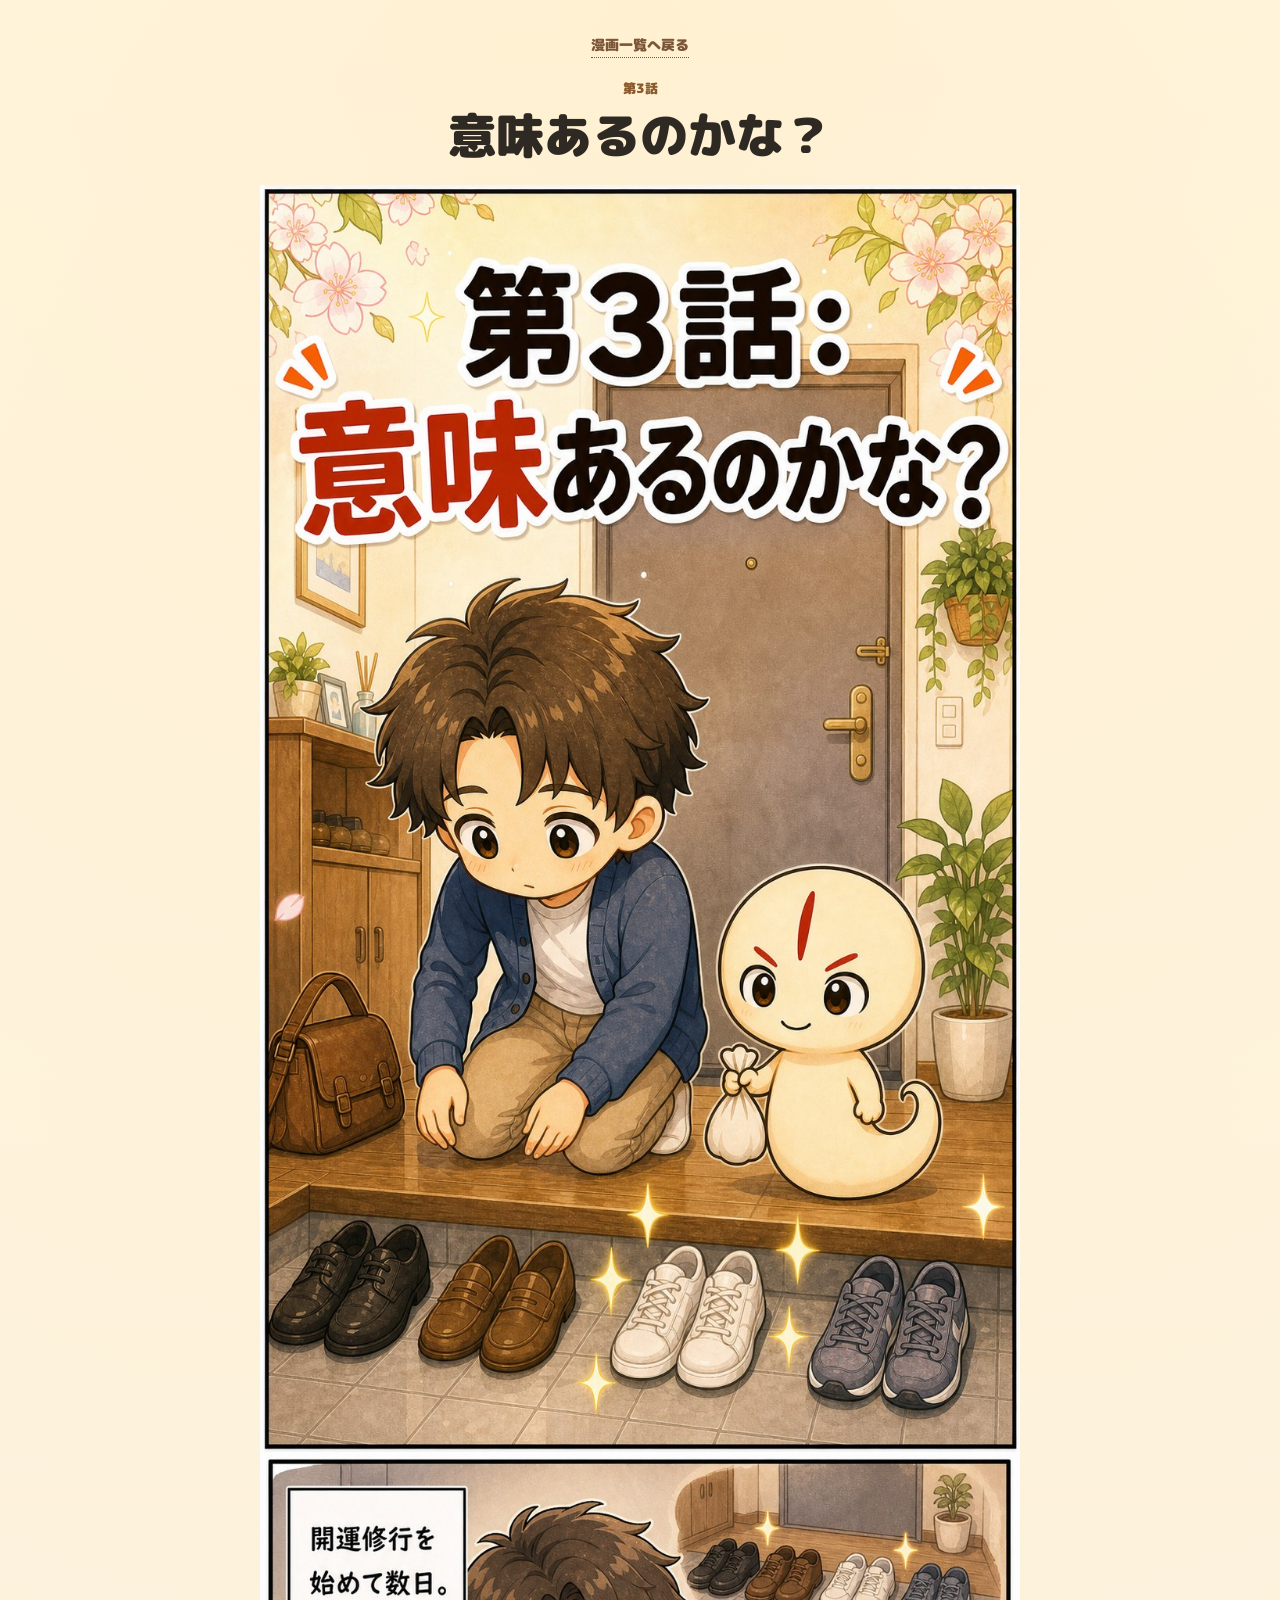
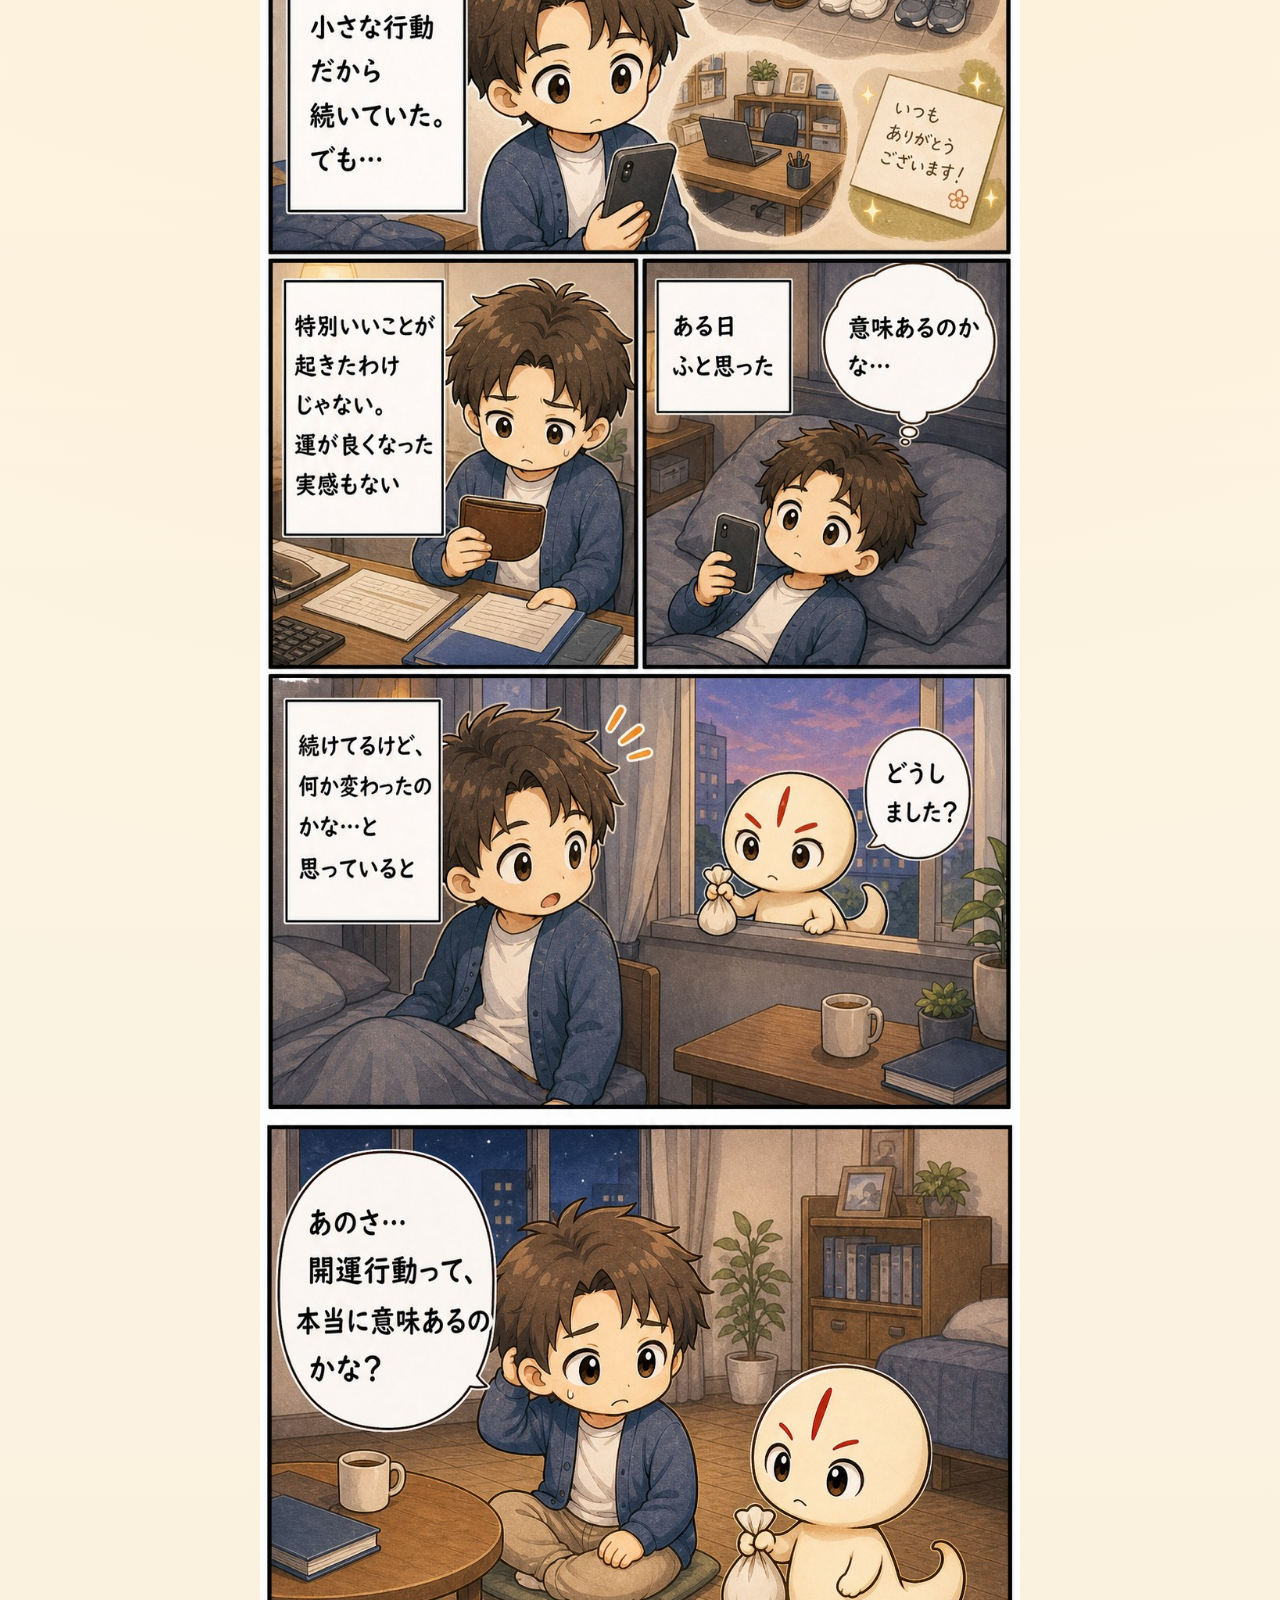
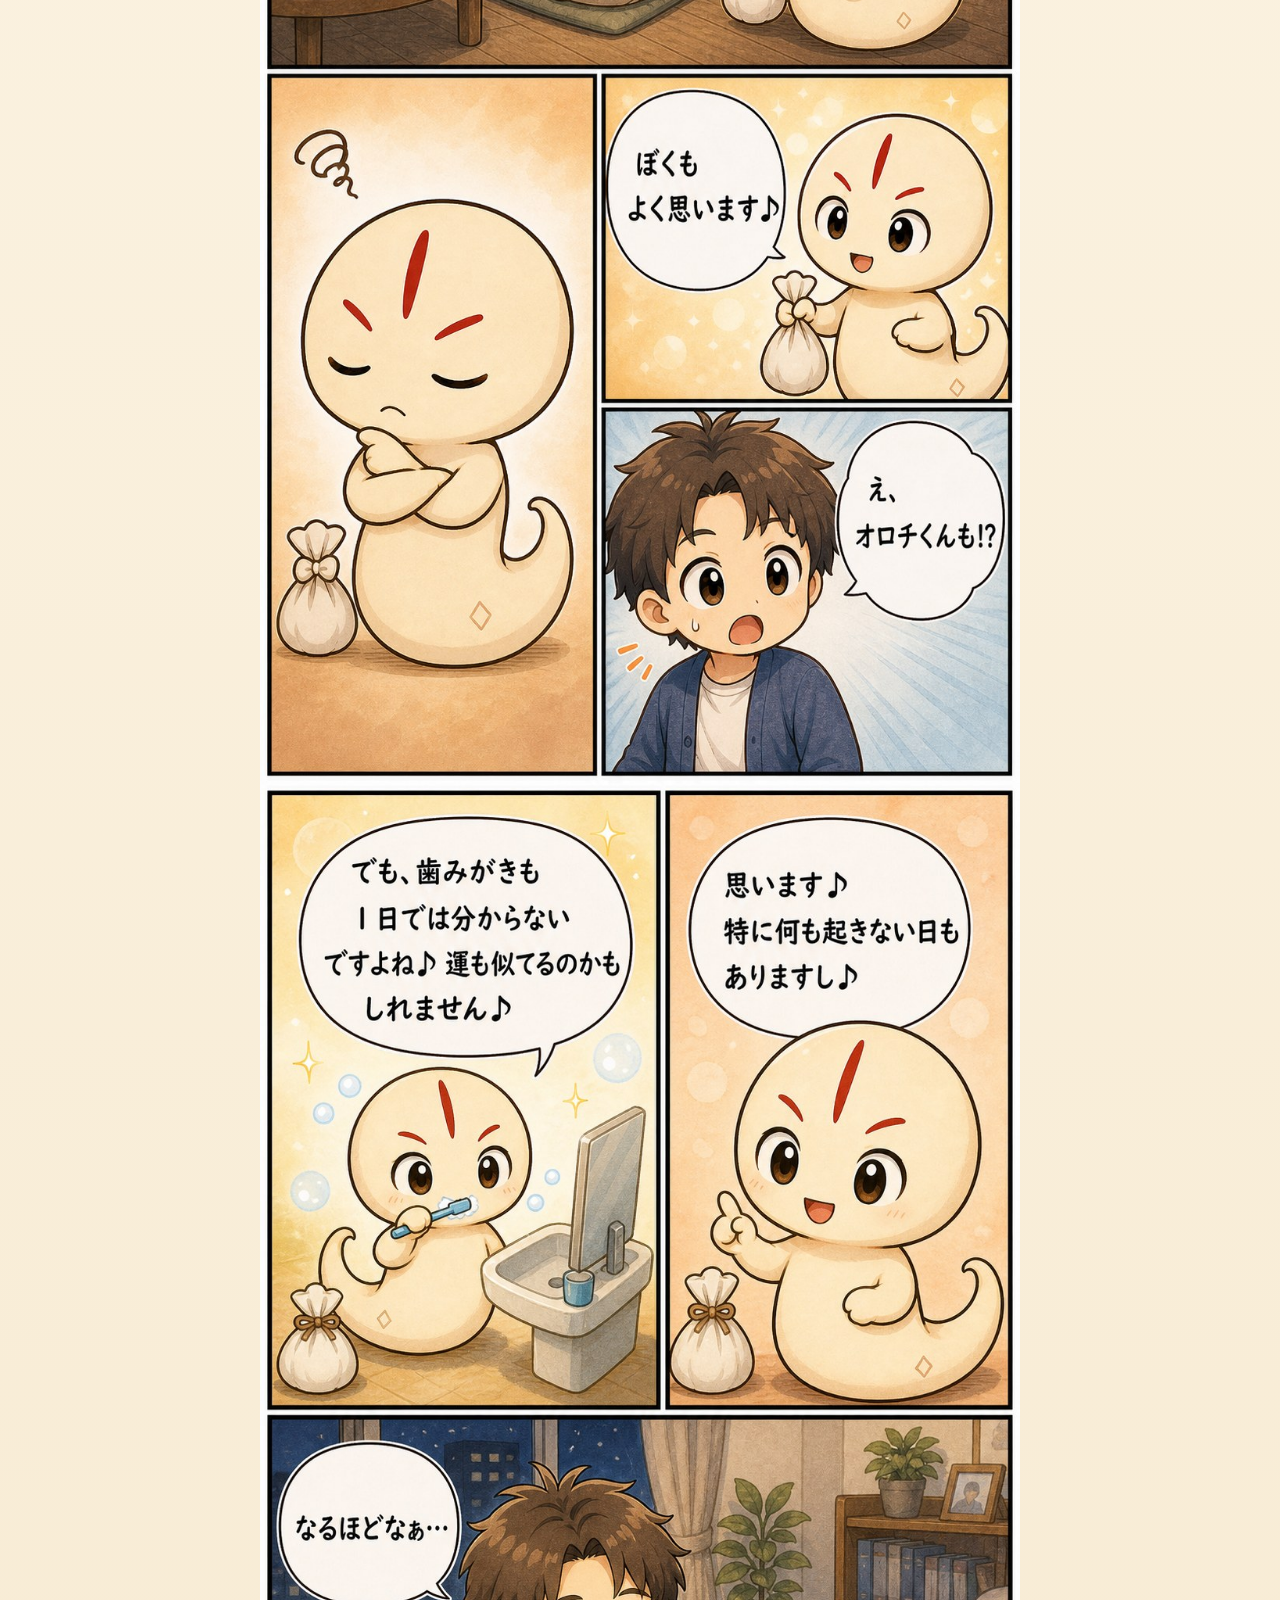
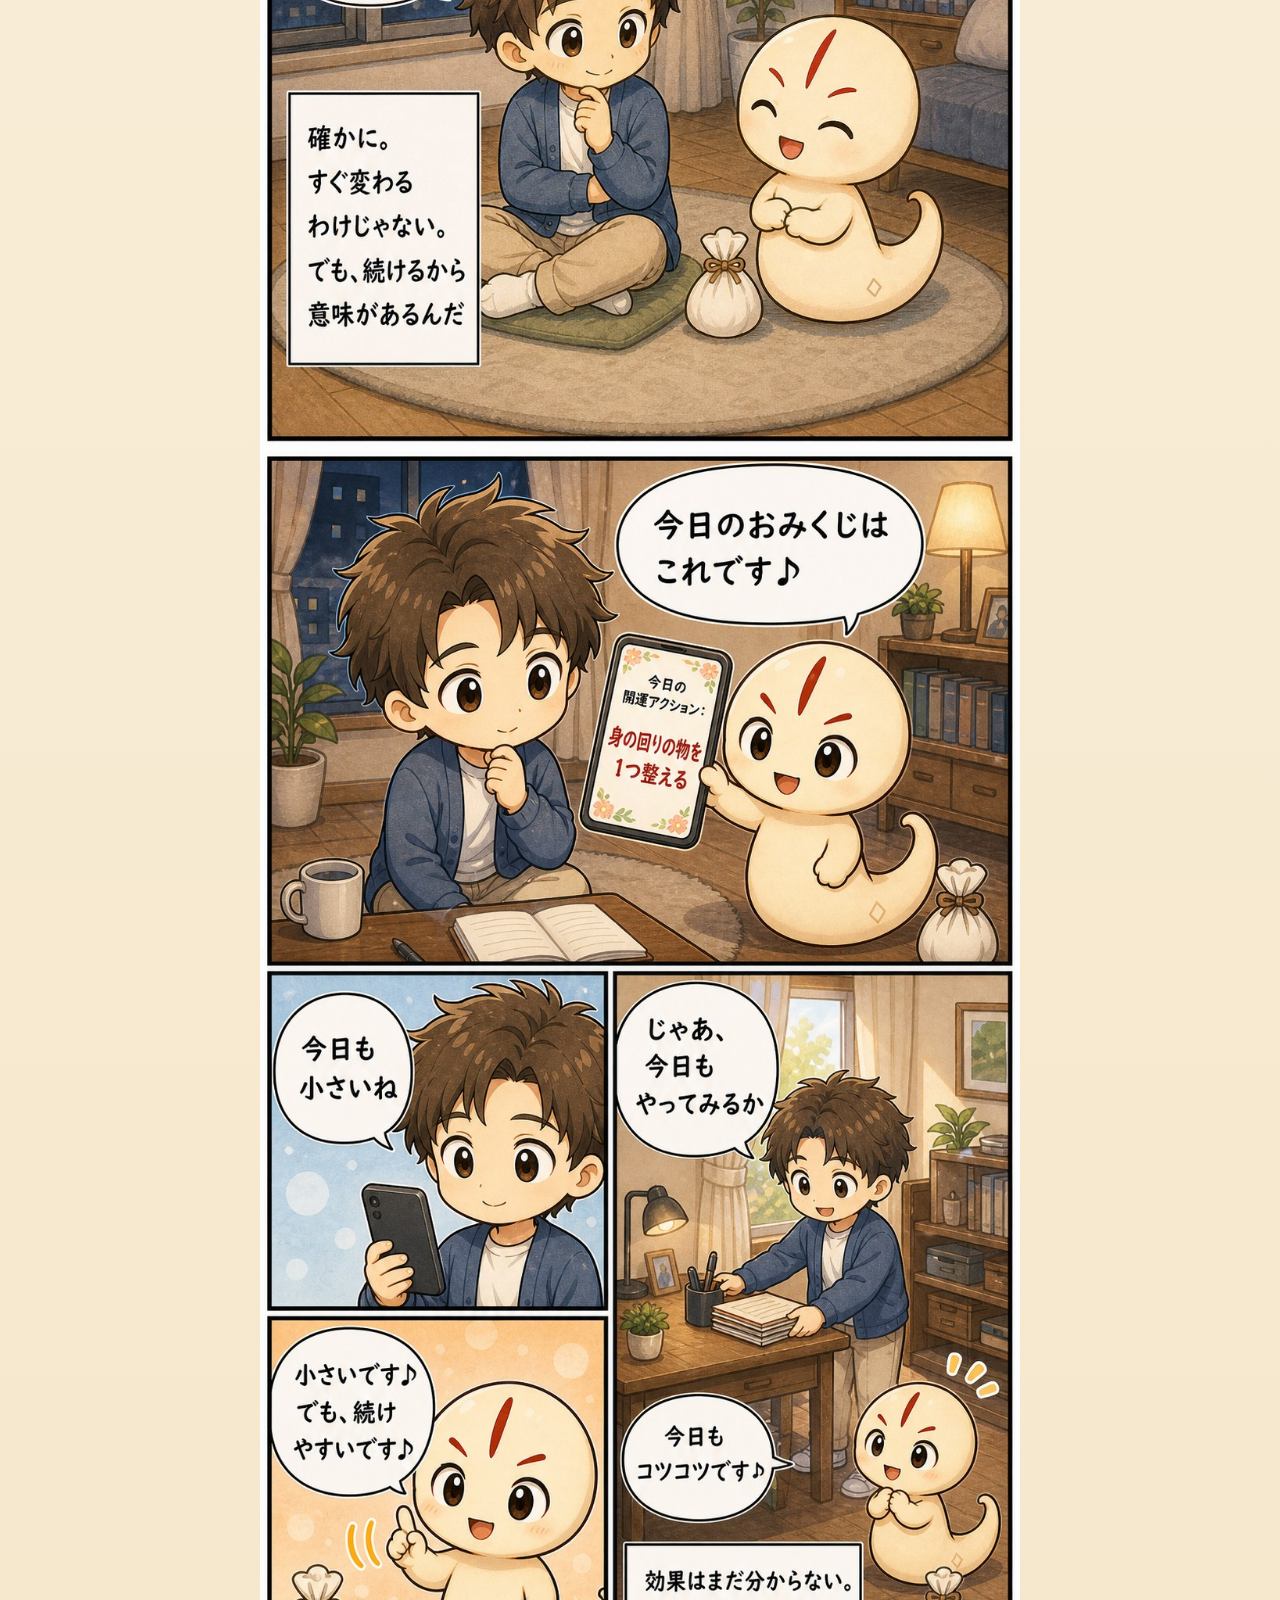
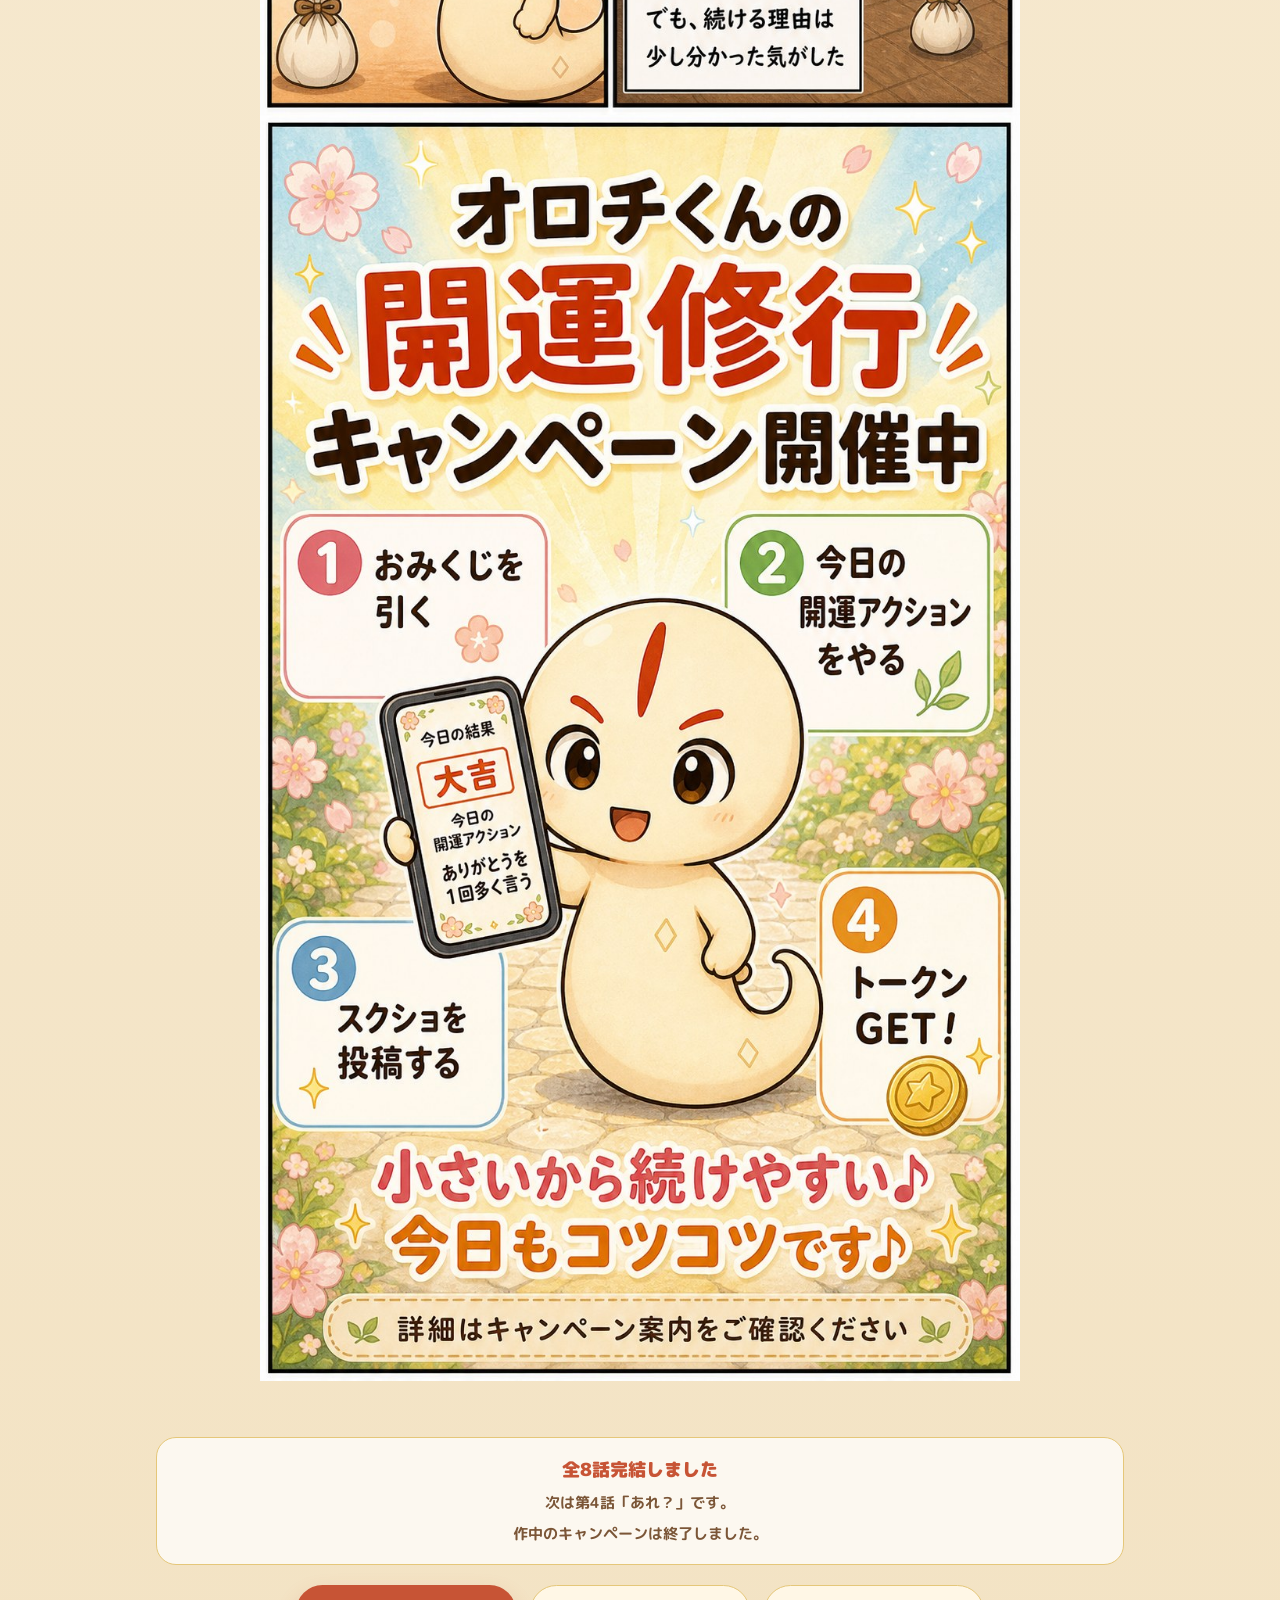
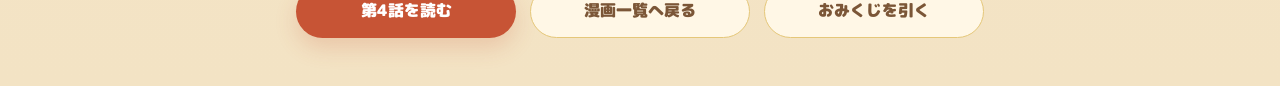
<file: manga-episode-03.html>
<!doctype html>
<html lang="ja">

<head>
  <meta charset="utf-8" />
  <meta name="viewport" content="width=device-width, initial-scale=1" />
  <title>第3話 意味あるのかな？ | オロチくん漫画</title>
  <meta name="description" content="オロチくん漫画 第3話「意味あるのかな？」。小さな開運行動に意味はあるのか。続ける理由を考える物語。" />
  <link rel="canonical" href="https://tomoepapa.github.io/orochi-fan-site/manga-episode-03.html" />
  <meta property="og:site_name" content="オロチ（from CNP）ファンサイト" />
  <meta property="og:title" content="第3話 意味あるのかな？ | オロチくん漫画" />
  <meta property="og:description" content="小さな開運行動に意味はあるのか。続ける理由を、オロチくんと一緒に考える物語。" />
  <meta property="og:type" content="article" />
  <meta property="og:url" content="https://tomoepapa.github.io/orochi-fan-site/manga-episode-03.html" />
  <meta property="og:image" content="https://tomoepapa.github.io/orochi-fan-site/assets/ogp.png" />
  <meta property="og:locale" content="ja_JP" />
  <meta name="twitter:card" content="summary_large_image" />
  <meta name="twitter:title" content="第3話 意味あるのかな？ | オロチくん漫画" />
  <meta name="twitter:description" content="小さな開運行動に意味はあるのか。続ける理由を、オロチくんと一緒に考える物語。" />
  <meta name="twitter:image" content="https://tomoepapa.github.io/orochi-fan-site/assets/ogp.png" />
  <link rel="icon" type="image/png" href="assets/favicon.png" />
  <link rel="apple-touch-icon" href="assets/apple-touch-icon.png" />
  <link rel="preconnect" href="https://fonts.googleapis.com">
  <link rel="preconnect" href="https://fonts.gstatic.com" crossorigin>
  <link
    href="https://fonts.googleapis.com/css2?family=M+PLUS+Rounded+1c:wght@400;700;900&family=Zen+Maru+Gothic:wght@400;700&display=swap"
    rel="stylesheet">
  <link rel="stylesheet" href="style.css" />
</head>

<body>
  <main class="manga-reader-page">
    <section class="manga-reader-header">
      <div class="container">
        <a href="manga.html" class="back-link">漫画一覧へ戻る</a>
        <p class="manga-kicker">第3話</p>
        <h1 class="manga-page-title">意味あるのかな？</h1>
      </div>
    </section>

    <section class="manga-reader">
      <div class="manga-reader-inner">
        <img src="assets/manga/episode-03/episode-03.jpg" alt="オロチくん漫画 第3話 意味あるのかな？" class="manga-long-image">
      </div>
    </section>

    <section class="manga-reader-footer">
      <div class="container">
        <div class="manga-coming-soon">
          <p>全8話完結しました</p>
          <span>次は第4話「あれ？」です。</span>
          <span>作中のキャンペーンは終了しました。</span>
        </div>
        <div class="manga-reader-actions">
          <a href="manga-episode-04.html" class="manga-button">第4話を読む</a>
          <a href="manga.html" class="manga-button manga-button-light">漫画一覧へ戻る</a>
          <a href="index.html#tokutsumi-omikuji" class="manga-button manga-button-light">おみくじを引く</a>
        </div>
      </div>
    </section>
  </main>

  <script src="script.js"></script>
</body>

</html>
</file>
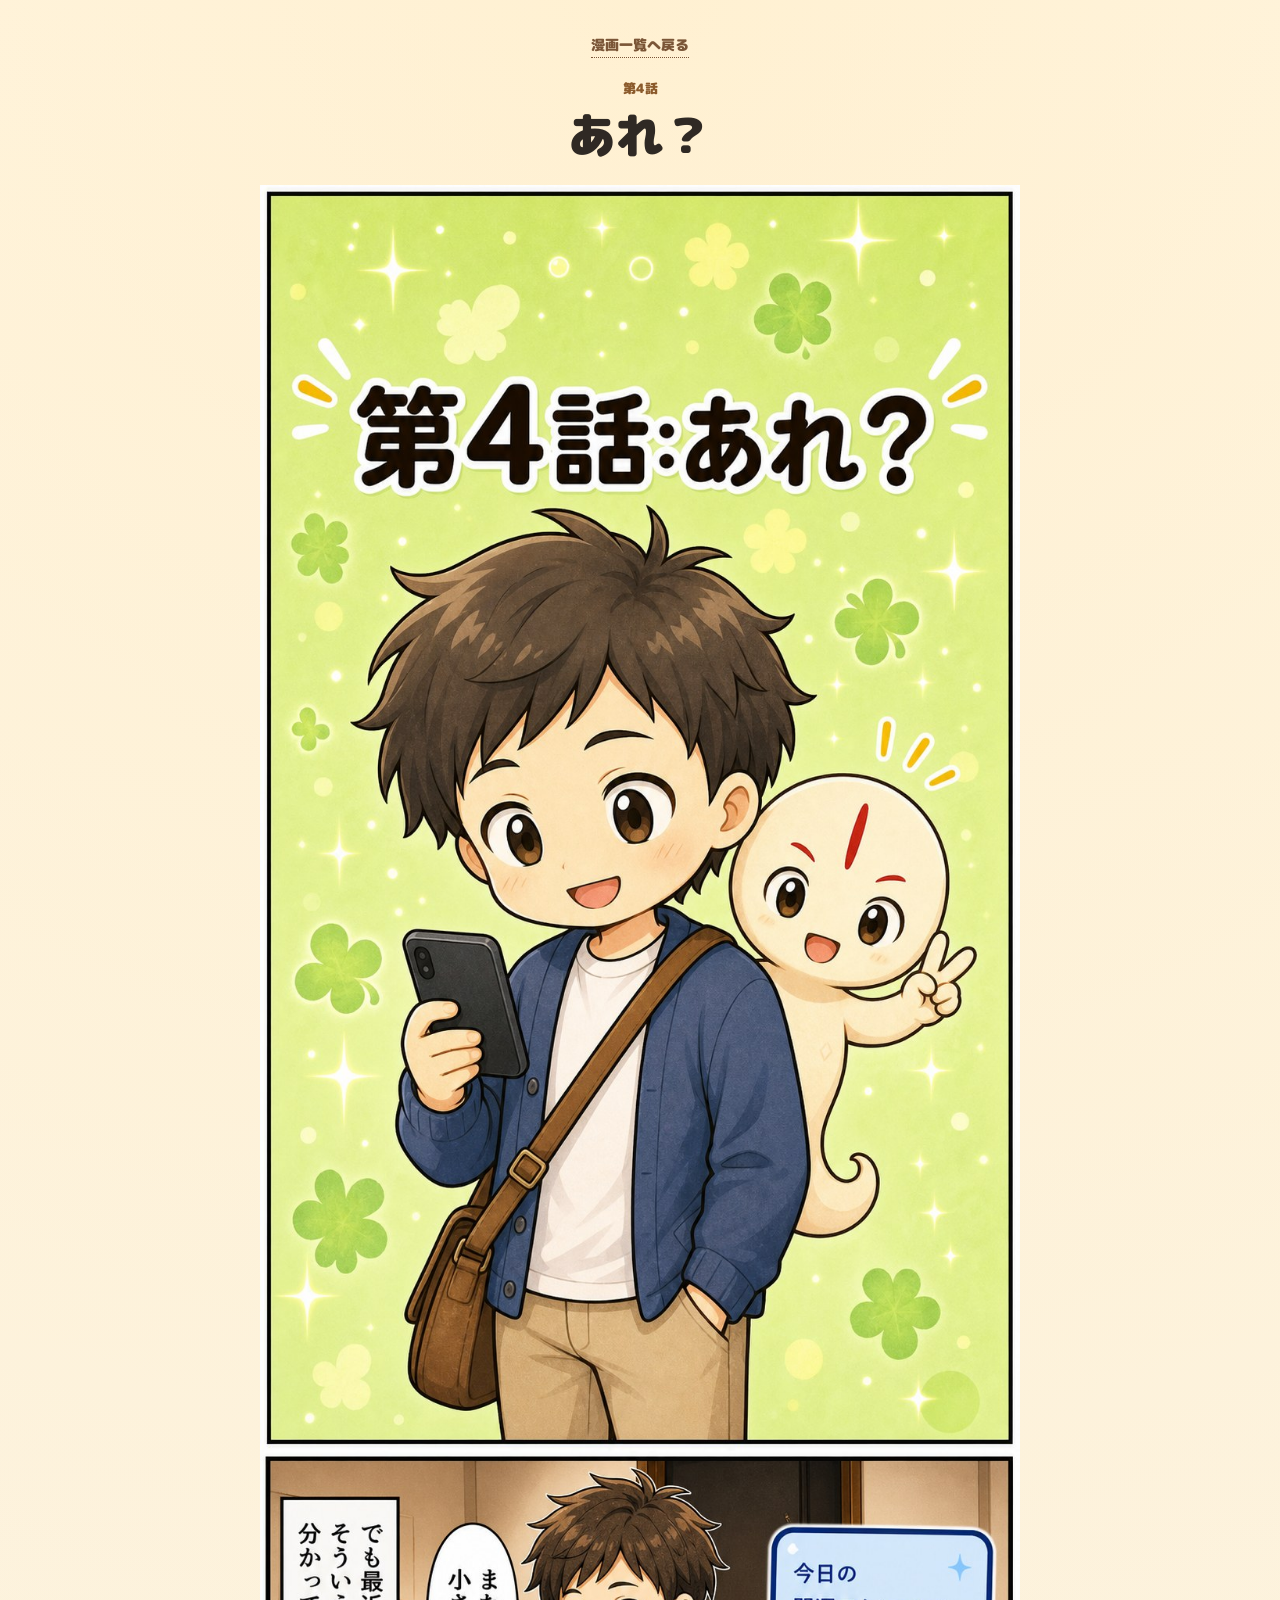
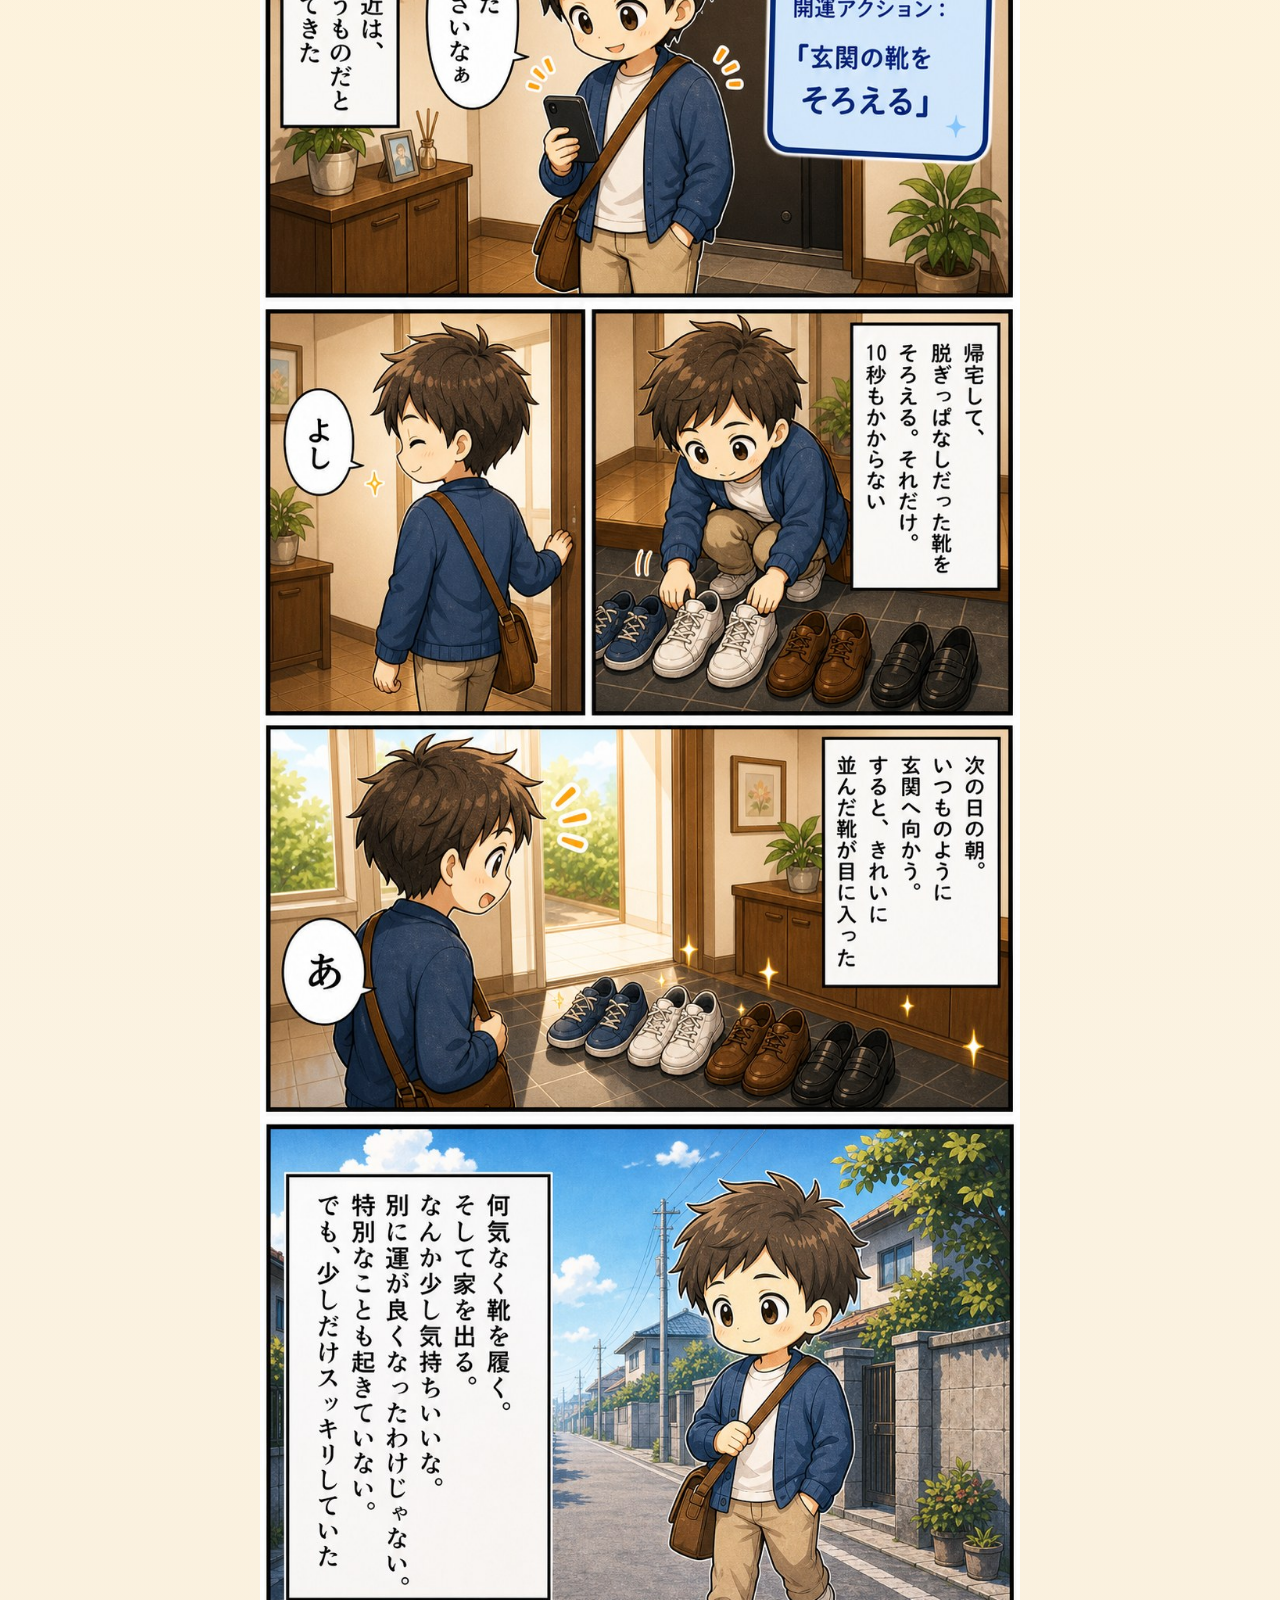
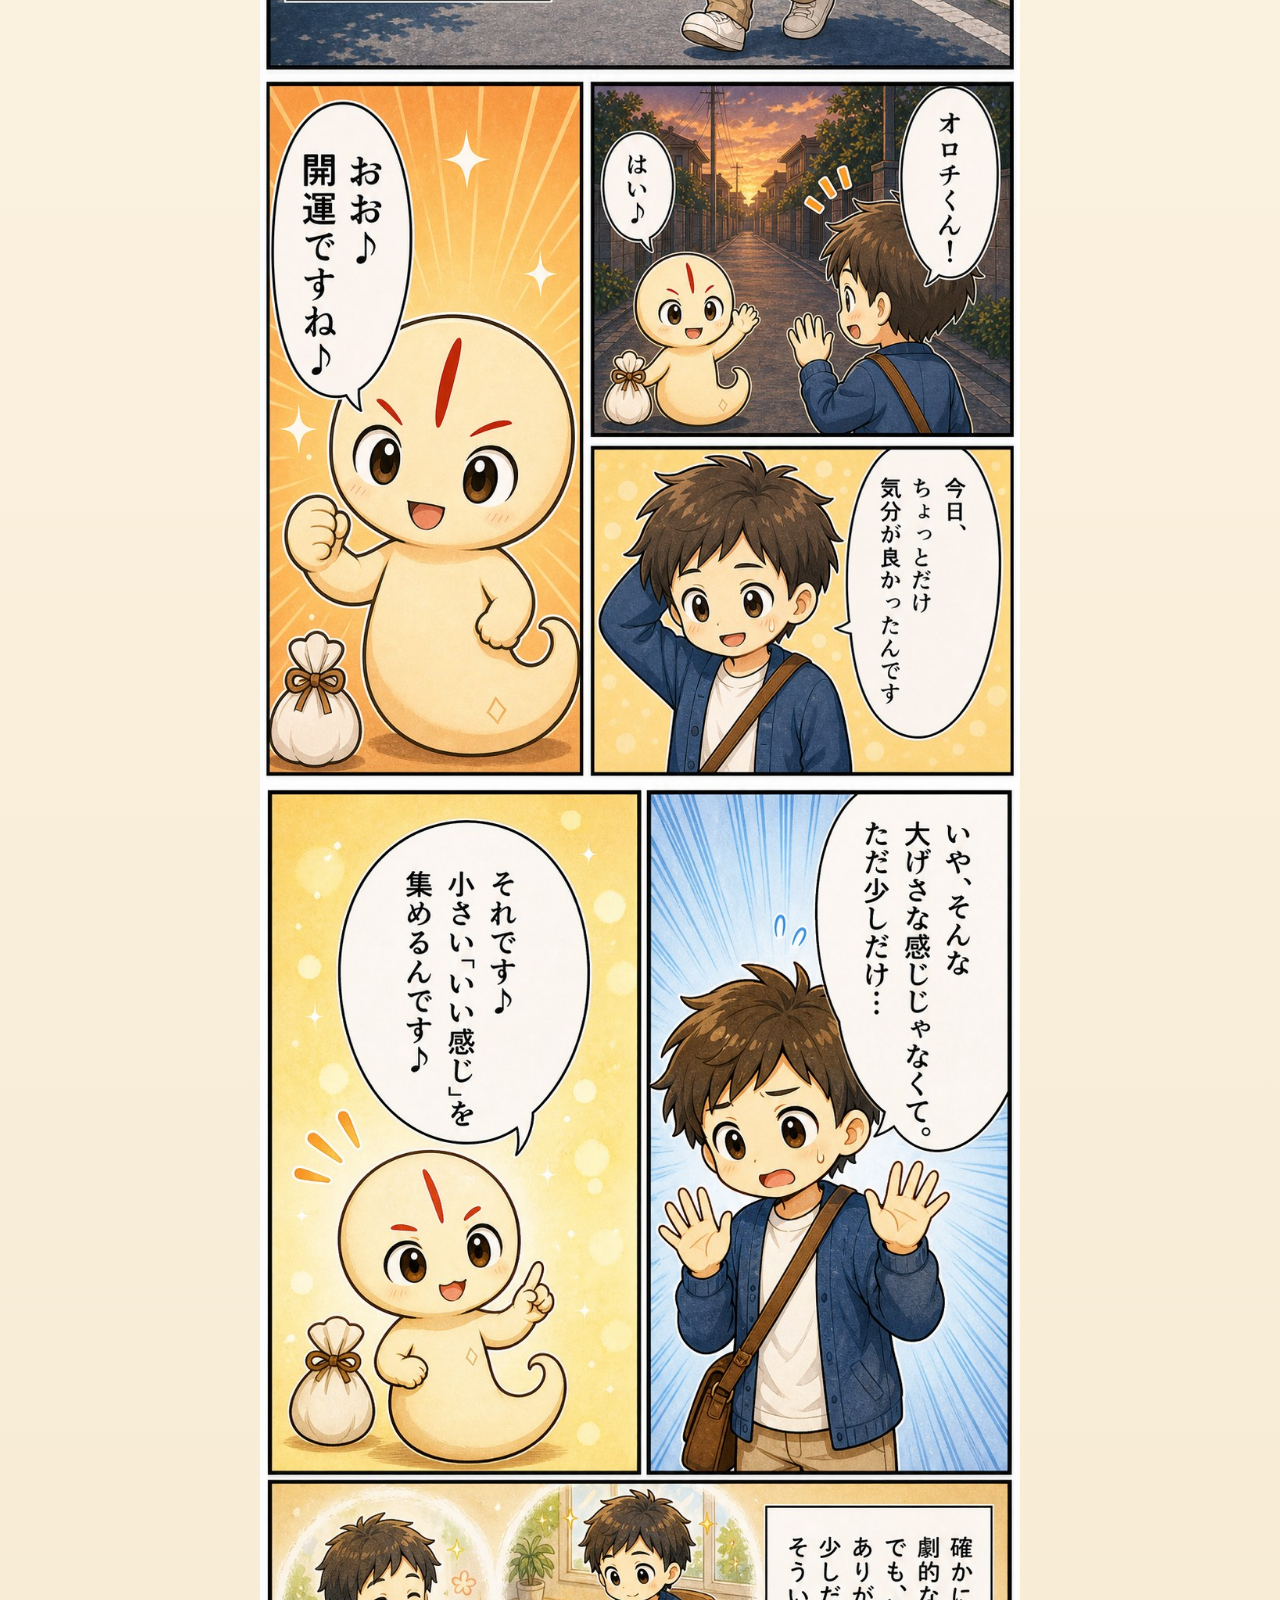
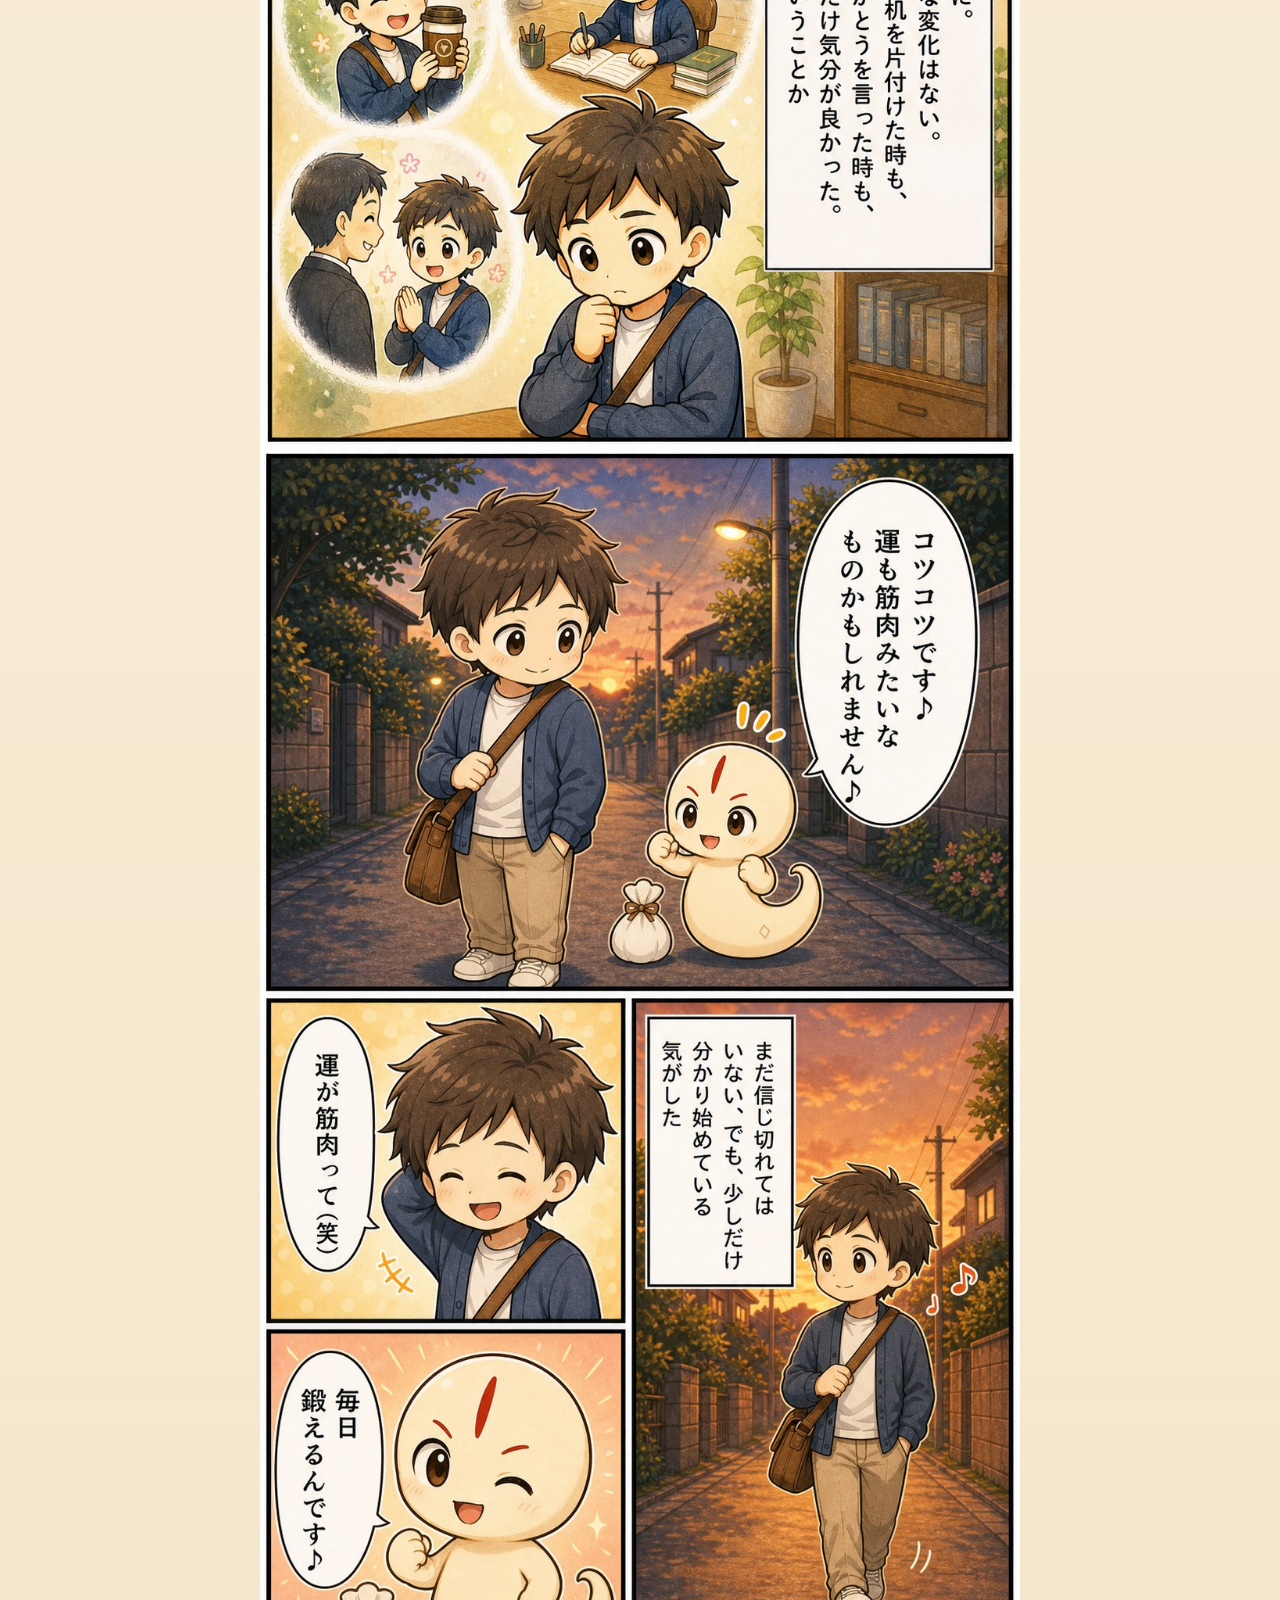
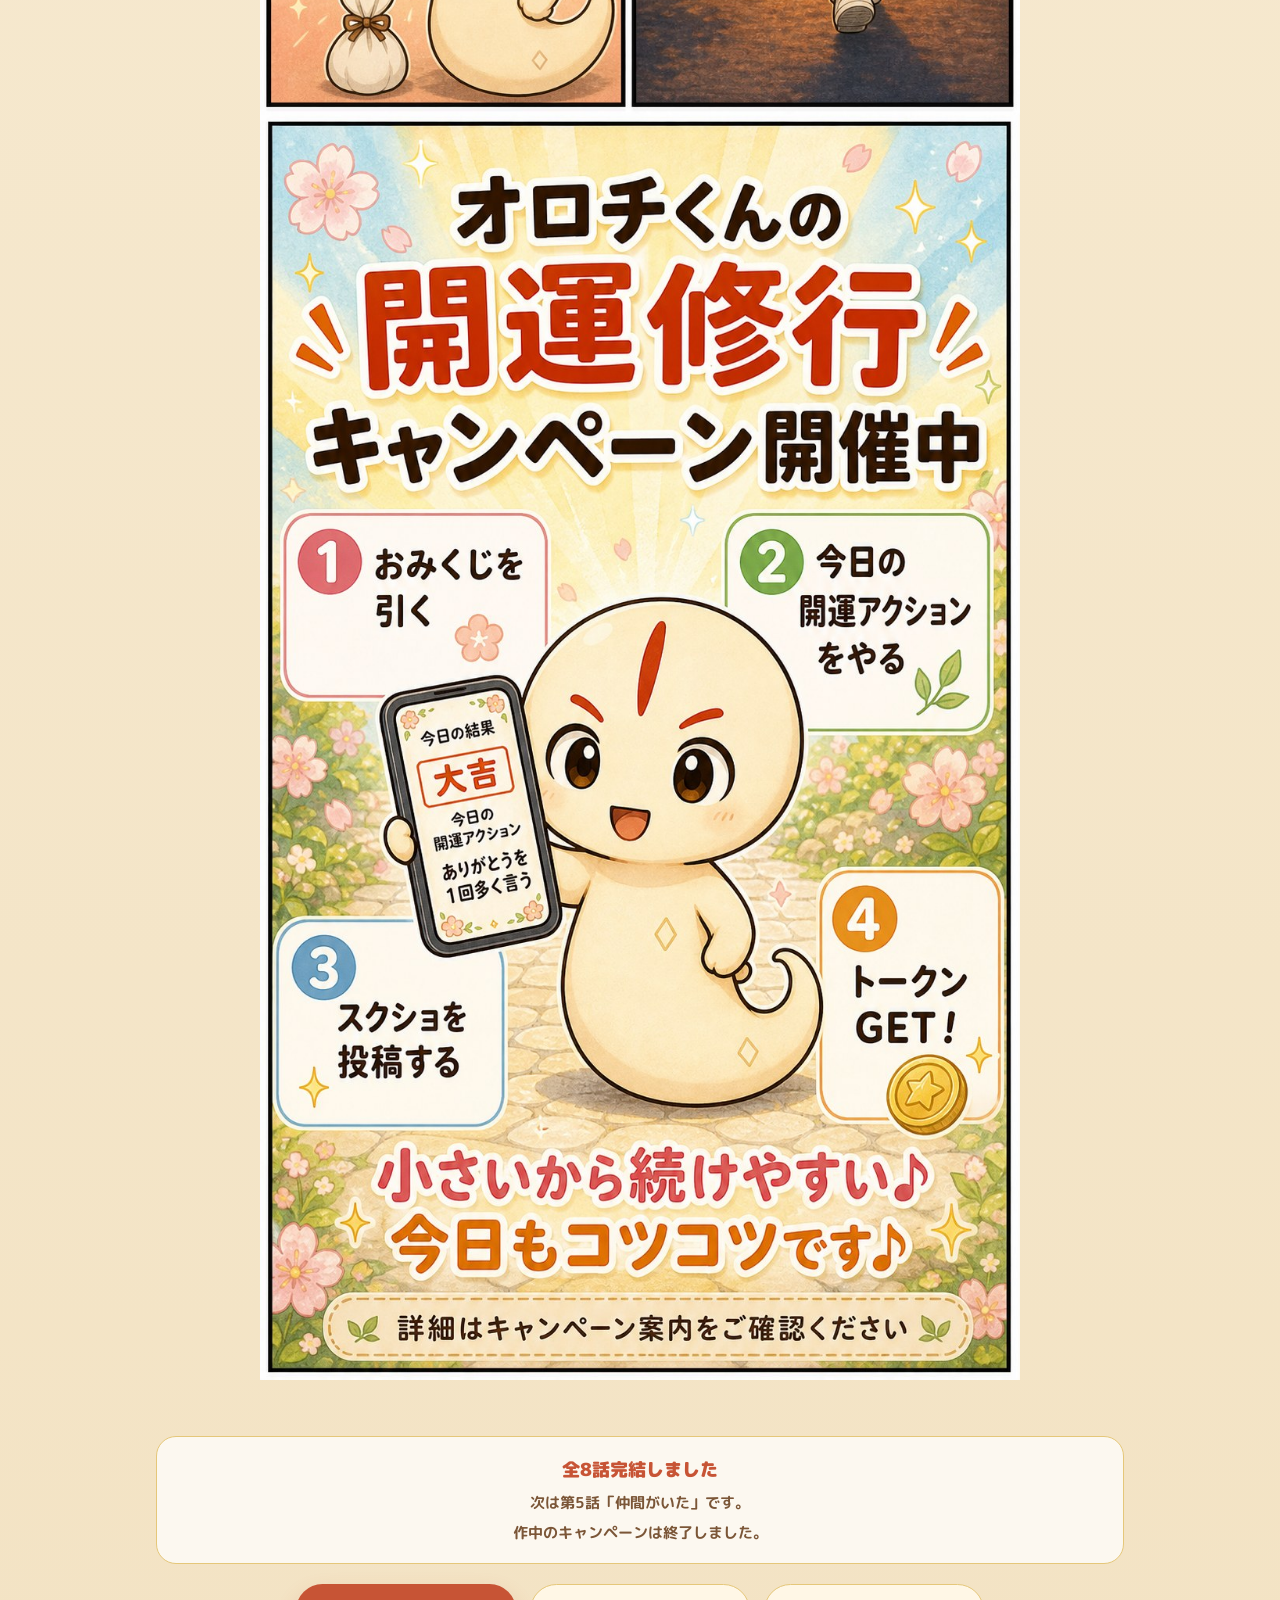
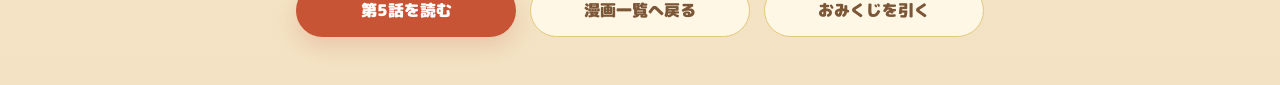
<file: manga-episode-04.html>
<!doctype html>
<html lang="ja">

<head>
  <meta charset="utf-8" />
  <meta name="viewport" content="width=device-width, initial-scale=1" />
  <title>第4話 あれ？ | オロチくん漫画</title>
  <meta name="description" content="オロチくん漫画 第4話「あれ？」。小さな行動のあとに残る、少しだけいい感じ。その変化に気づき始める物語。" />
  <link rel="canonical" href="https://tomoepapa.github.io/orochi-fan-site/manga-episode-04.html" />
  <meta property="og:site_name" content="オロチ（from CNP）ファンサイト" />
  <meta property="og:title" content="第4話 あれ？ | オロチくん漫画" />
  <meta property="og:description" content="小さな行動のあとに残る、少しだけいい感じ。その変化に気づき始める物語。" />
  <meta property="og:type" content="article" />
  <meta property="og:url" content="https://tomoepapa.github.io/orochi-fan-site/manga-episode-04.html" />
  <meta property="og:image" content="https://tomoepapa.github.io/orochi-fan-site/assets/ogp.png" />
  <meta property="og:locale" content="ja_JP" />
  <meta name="twitter:card" content="summary_large_image" />
  <meta name="twitter:title" content="第4話 あれ？ | オロチくん漫画" />
  <meta name="twitter:description" content="小さな行動のあとに残る、少しだけいい感じ。その変化に気づき始める物語。" />
  <meta name="twitter:image" content="https://tomoepapa.github.io/orochi-fan-site/assets/ogp.png" />
  <link rel="icon" type="image/png" href="assets/favicon.png" />
  <link rel="apple-touch-icon" href="assets/apple-touch-icon.png" />
  <link rel="preconnect" href="https://fonts.googleapis.com">
  <link rel="preconnect" href="https://fonts.gstatic.com" crossorigin>
  <link
    href="https://fonts.googleapis.com/css2?family=M+PLUS+Rounded+1c:wght@400;700;900&family=Zen+Maru+Gothic:wght@400;700&display=swap"
    rel="stylesheet">
  <link rel="stylesheet" href="style.css" />
</head>

<body>
  <main class="manga-reader-page">
    <section class="manga-reader-header">
      <div class="container">
        <a href="manga.html" class="back-link">漫画一覧へ戻る</a>
        <p class="manga-kicker">第4話</p>
        <h1 class="manga-page-title">あれ？</h1>
      </div>
    </section>

    <section class="manga-reader">
      <div class="manga-reader-inner">
        <img src="assets/manga/episode-04/episode-04.jpg" alt="オロチくん漫画 第4話 あれ？" class="manga-long-image">
      </div>
    </section>

    <section class="manga-reader-footer">
      <div class="container">
        <div class="manga-coming-soon">
          <p>全8話完結しました</p>
          <span>次は第5話「仲間がいた」です。</span>
          <span>作中のキャンペーンは終了しました。</span>
        </div>
        <div class="manga-reader-actions">
          <a href="manga-episode-05.html" class="manga-button">第5話を読む</a>
          <a href="manga.html" class="manga-button manga-button-light">漫画一覧へ戻る</a>
          <a href="index.html#tokutsumi-omikuji" class="manga-button manga-button-light">おみくじを引く</a>
        </div>
      </div>
    </section>
  </main>

  <script src="script.js"></script>
</body>

</html>
</file>
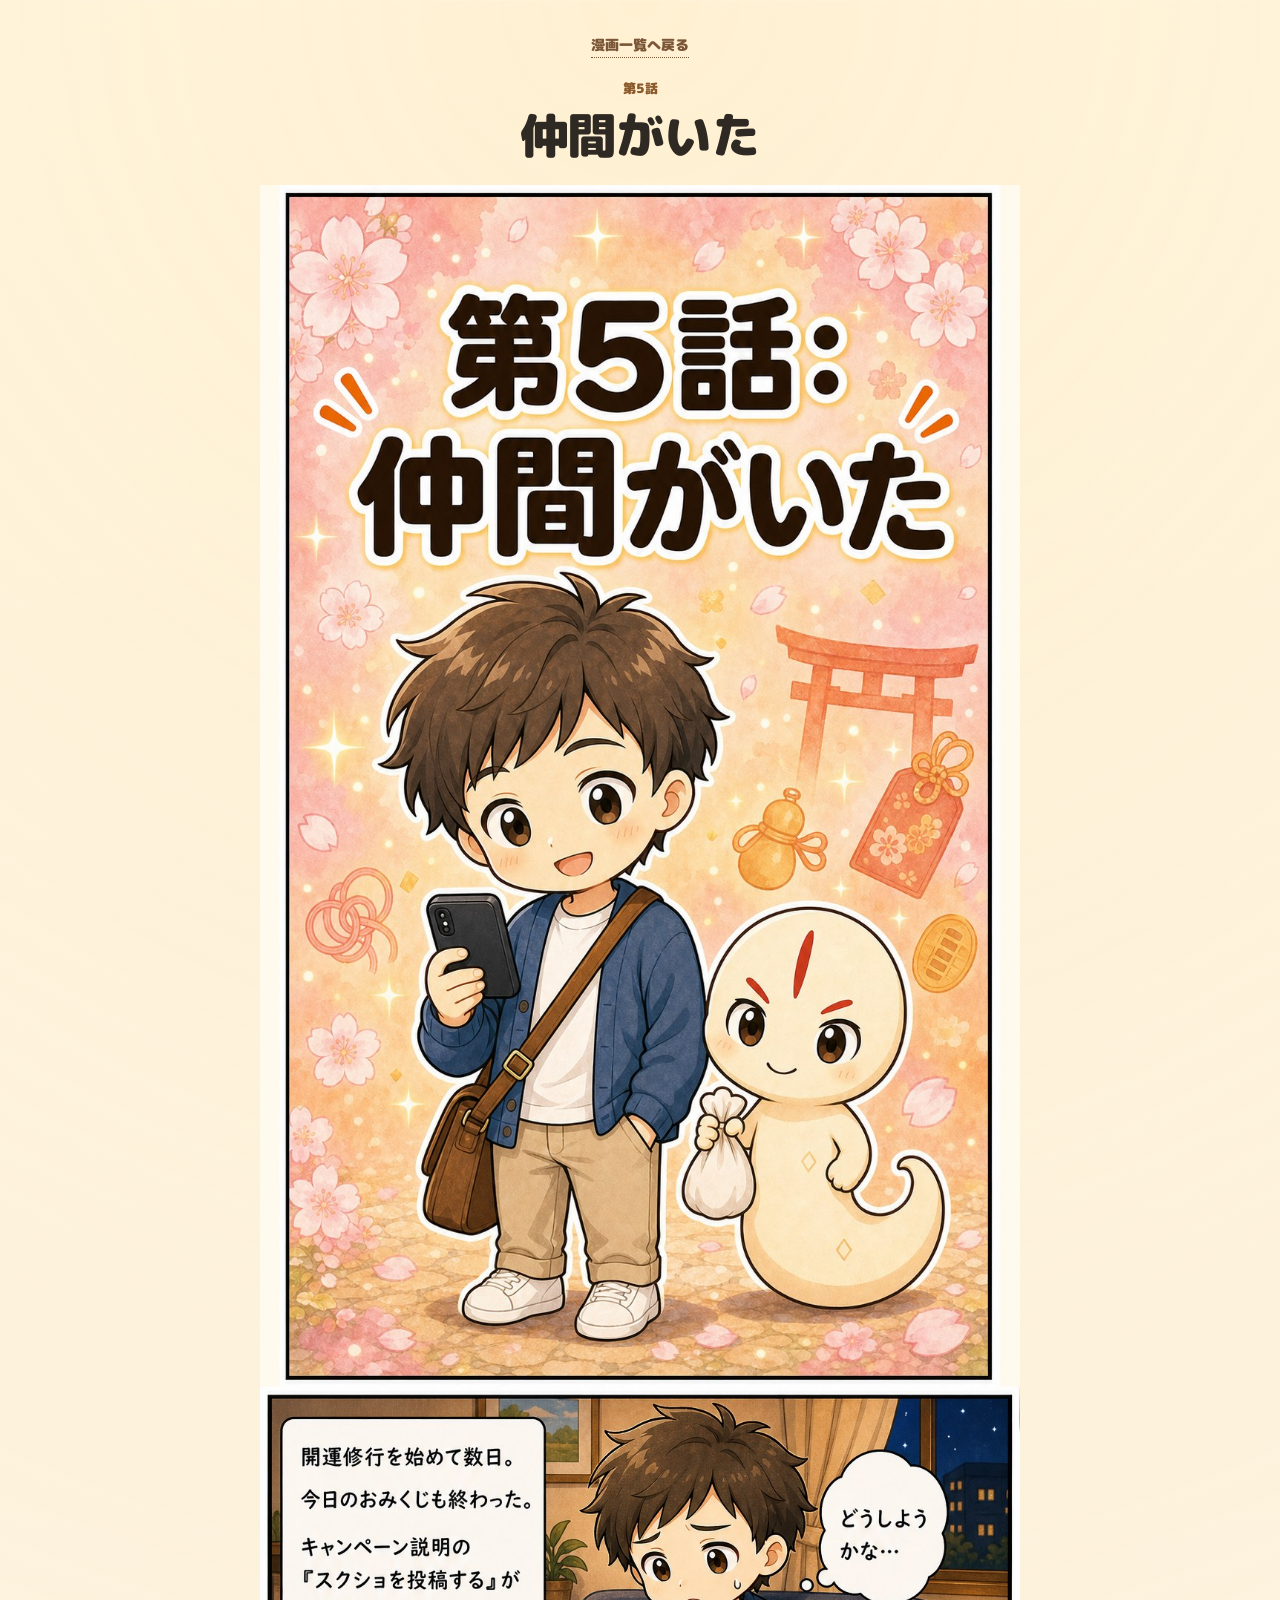
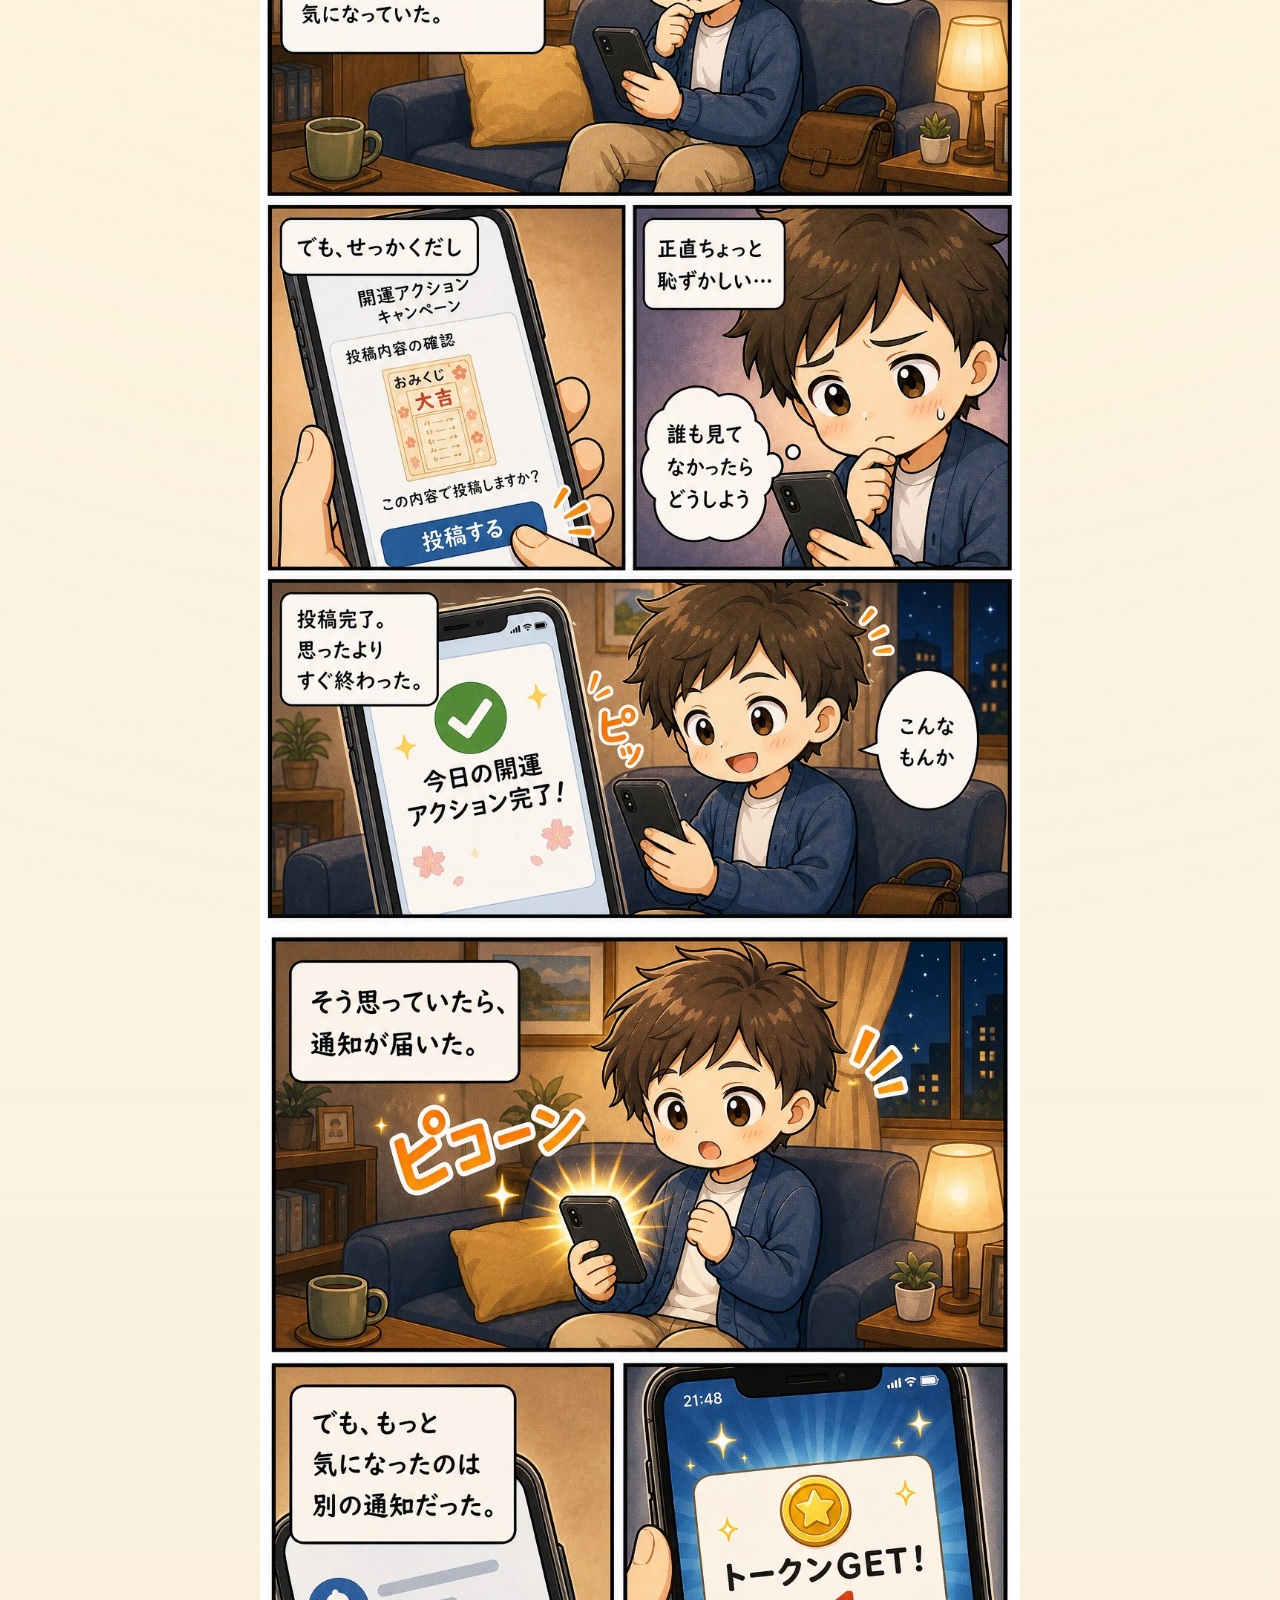
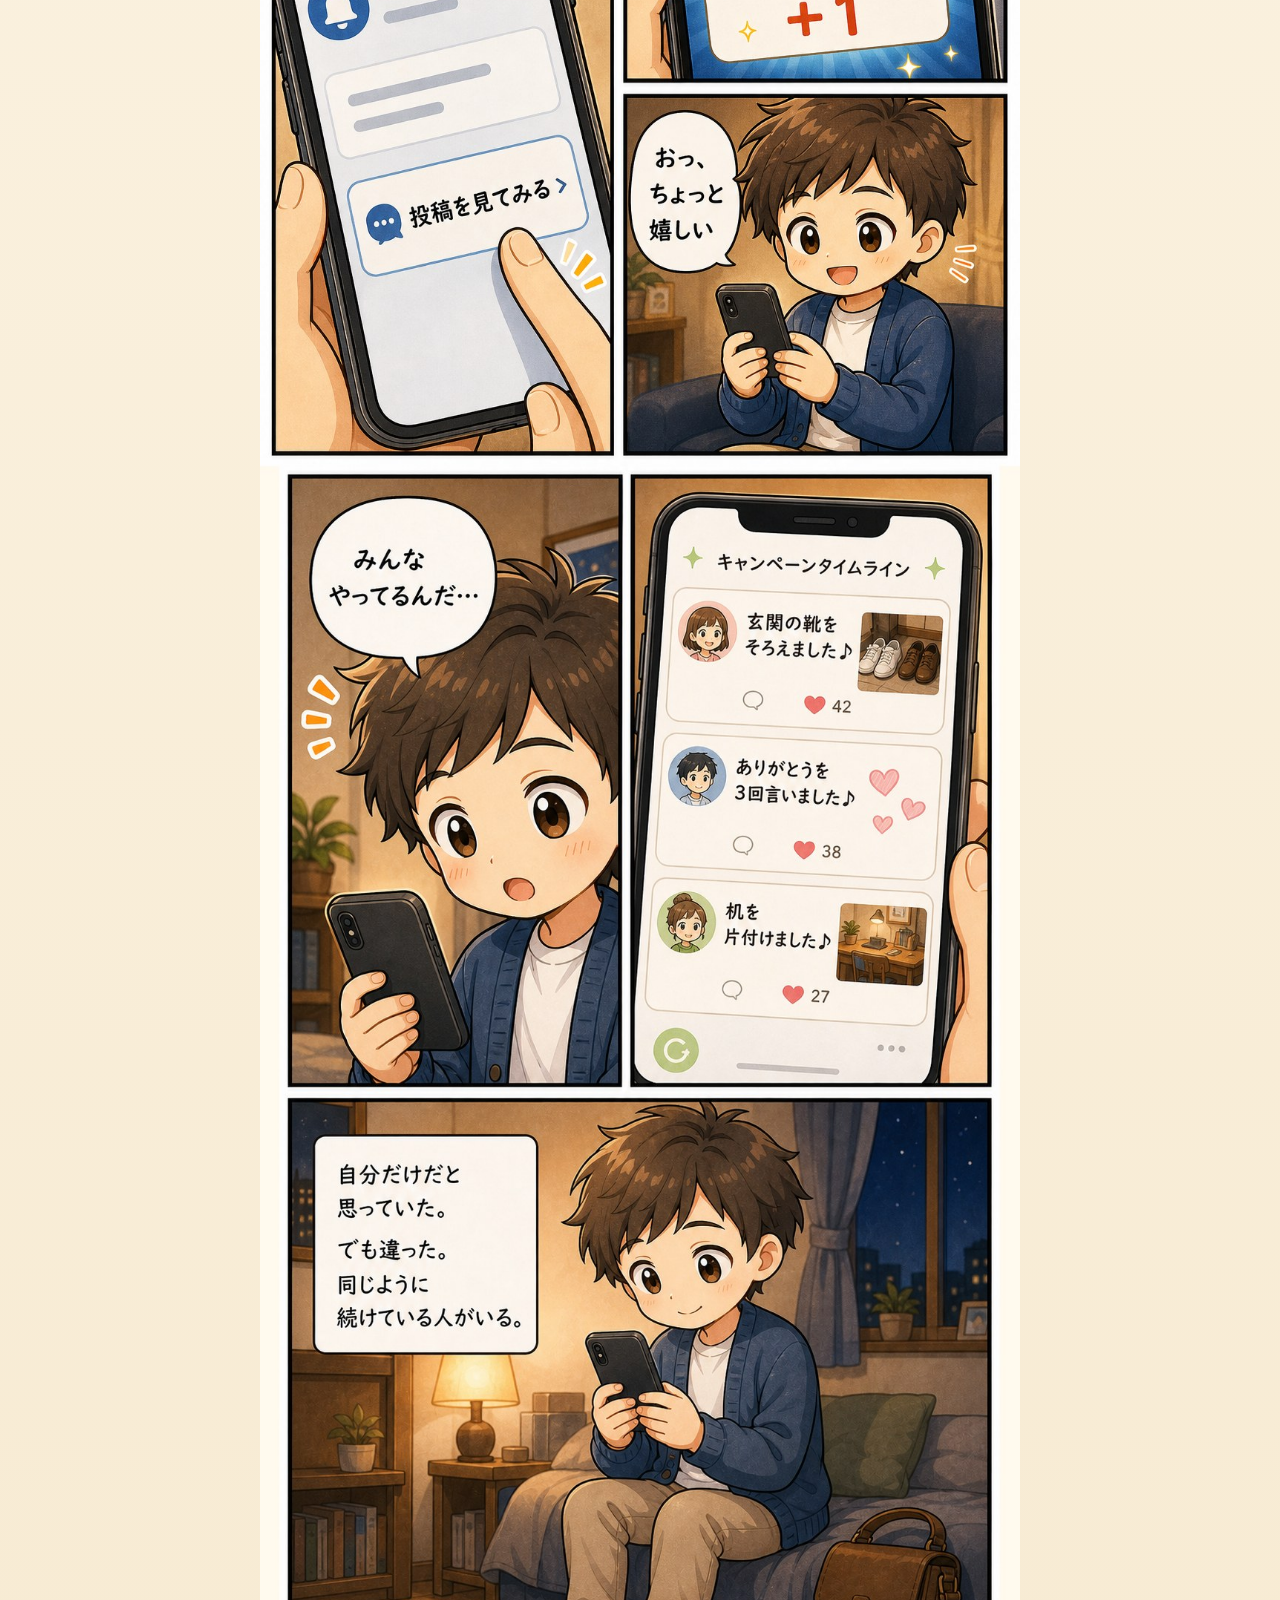
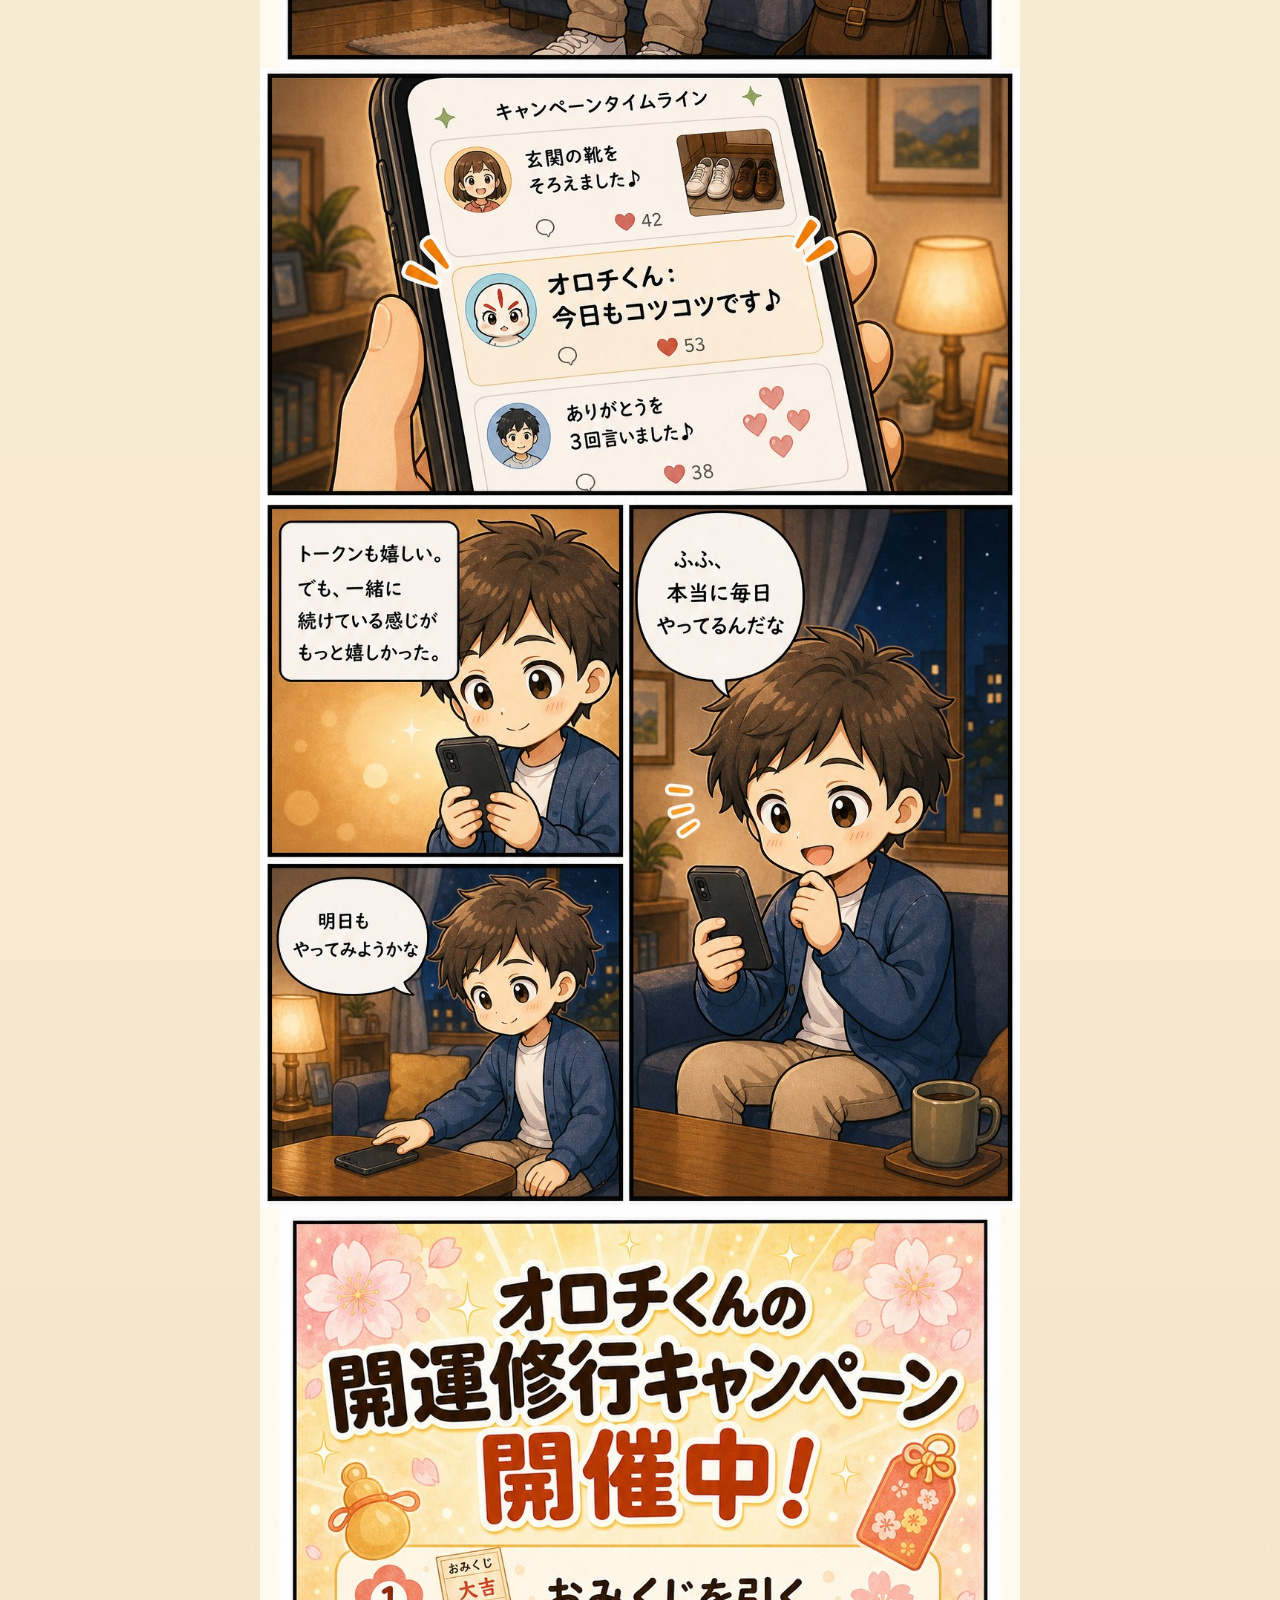
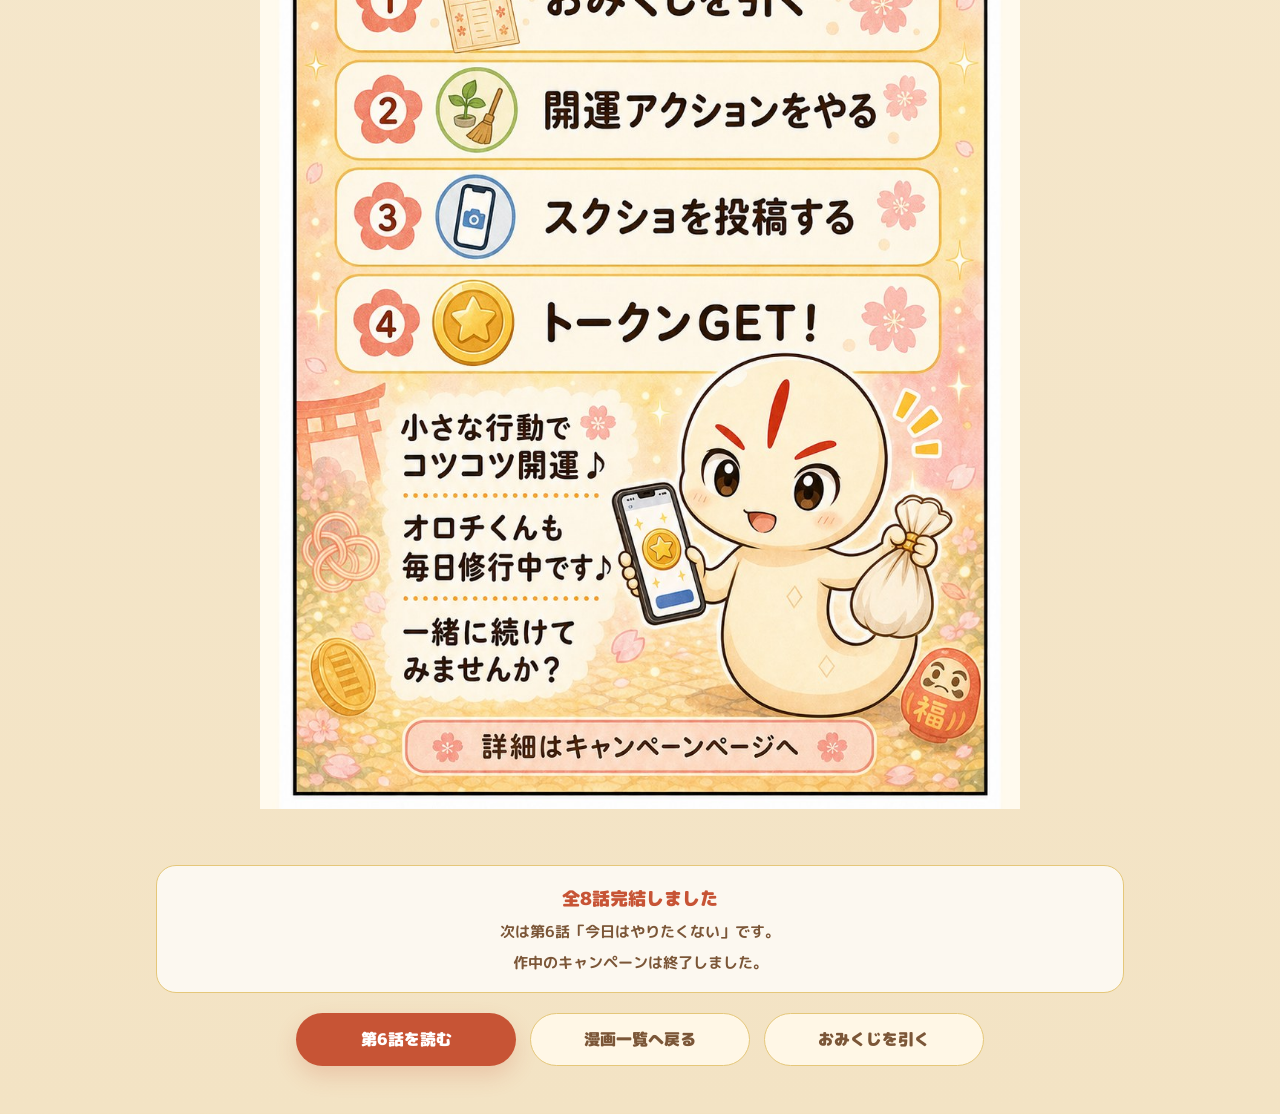
<file: manga-episode-05.html>
<!doctype html>
<html lang="ja">

<head>
  <meta charset="utf-8" />
  <meta name="viewport" content="width=device-width, initial-scale=1" />
  <title>第5話 仲間がいた | オロチくん漫画</title>
  <meta name="description" content="オロチくん漫画 第5話「仲間がいた」。投稿をきっかけに、同じように続けている仲間の存在に気づく物語。" />
  <link rel="canonical" href="https://tomoepapa.github.io/orochi-fan-site/manga-episode-05.html" />
  <meta property="og:site_name" content="オロチ（from CNP）ファンサイト" />
  <meta property="og:title" content="第5話 仲間がいた | オロチくん漫画" />
  <meta property="og:description" content="投稿をきっかけに、同じように続けている仲間の存在に気づく物語。" />
  <meta property="og:type" content="article" />
  <meta property="og:url" content="https://tomoepapa.github.io/orochi-fan-site/manga-episode-05.html" />
  <meta property="og:image" content="https://tomoepapa.github.io/orochi-fan-site/assets/ogp.png" />
  <meta property="og:locale" content="ja_JP" />
  <meta name="twitter:card" content="summary_large_image" />
  <meta name="twitter:title" content="第5話 仲間がいた | オロチくん漫画" />
  <meta name="twitter:description" content="投稿をきっかけに、同じように続けている仲間の存在に気づく物語。" />
  <meta name="twitter:image" content="https://tomoepapa.github.io/orochi-fan-site/assets/ogp.png" />
  <link rel="icon" type="image/png" href="assets/favicon.png" />
  <link rel="apple-touch-icon" href="assets/apple-touch-icon.png" />
  <link rel="preconnect" href="https://fonts.googleapis.com">
  <link rel="preconnect" href="https://fonts.gstatic.com" crossorigin>
  <link
    href="https://fonts.googleapis.com/css2?family=M+PLUS+Rounded+1c:wght@400;700;900&family=Zen+Maru+Gothic:wght@400;700&display=swap"
    rel="stylesheet">
  <link rel="stylesheet" href="style.css" />
</head>

<body>
  <main class="manga-reader-page">
    <section class="manga-reader-header">
      <div class="container">
        <a href="manga.html" class="back-link">漫画一覧へ戻る</a>
        <p class="manga-kicker">第5話</p>
        <h1 class="manga-page-title">仲間がいた</h1>
      </div>
    </section>

    <section class="manga-reader">
      <div class="manga-reader-inner">
        <img src="assets/manga/episode-05/episode-05.jpg" alt="オロチくん漫画 第5話 仲間がいた" class="manga-long-image">
      </div>
    </section>

    <section class="manga-reader-footer">
      <div class="container">
        <div class="manga-coming-soon">
          <p>全8話完結しました</p>
          <span>次は第6話「今日はやりたくない」です。</span>
          <span>作中のキャンペーンは終了しました。</span>
        </div>
        <div class="manga-reader-actions">
          <a href="manga-episode-06.html" class="manga-button">第6話を読む</a>
          <a href="manga.html" class="manga-button manga-button-light">漫画一覧へ戻る</a>
          <a href="index.html#tokutsumi-omikuji" class="manga-button manga-button-light">おみくじを引く</a>
        </div>
      </div>
    </section>
  </main>

  <script src="script.js"></script>
</body>

</html>
</file>
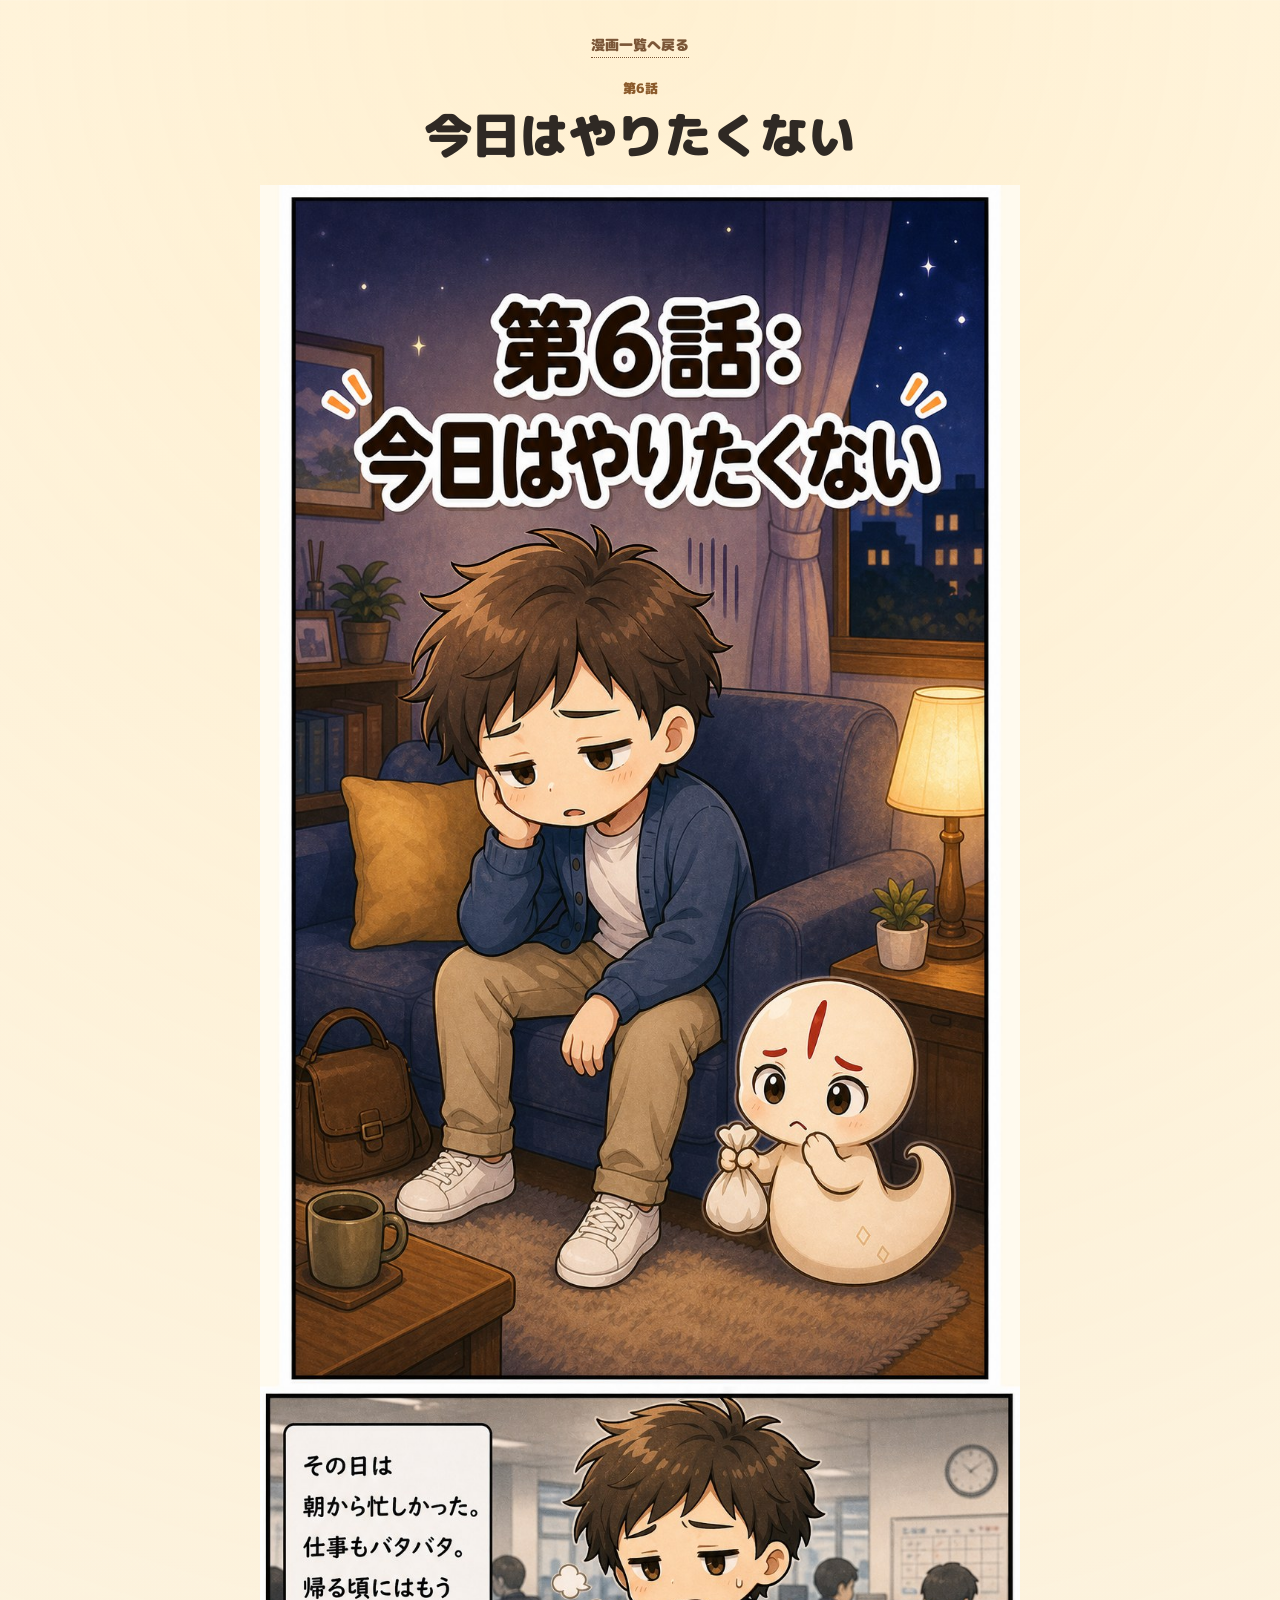
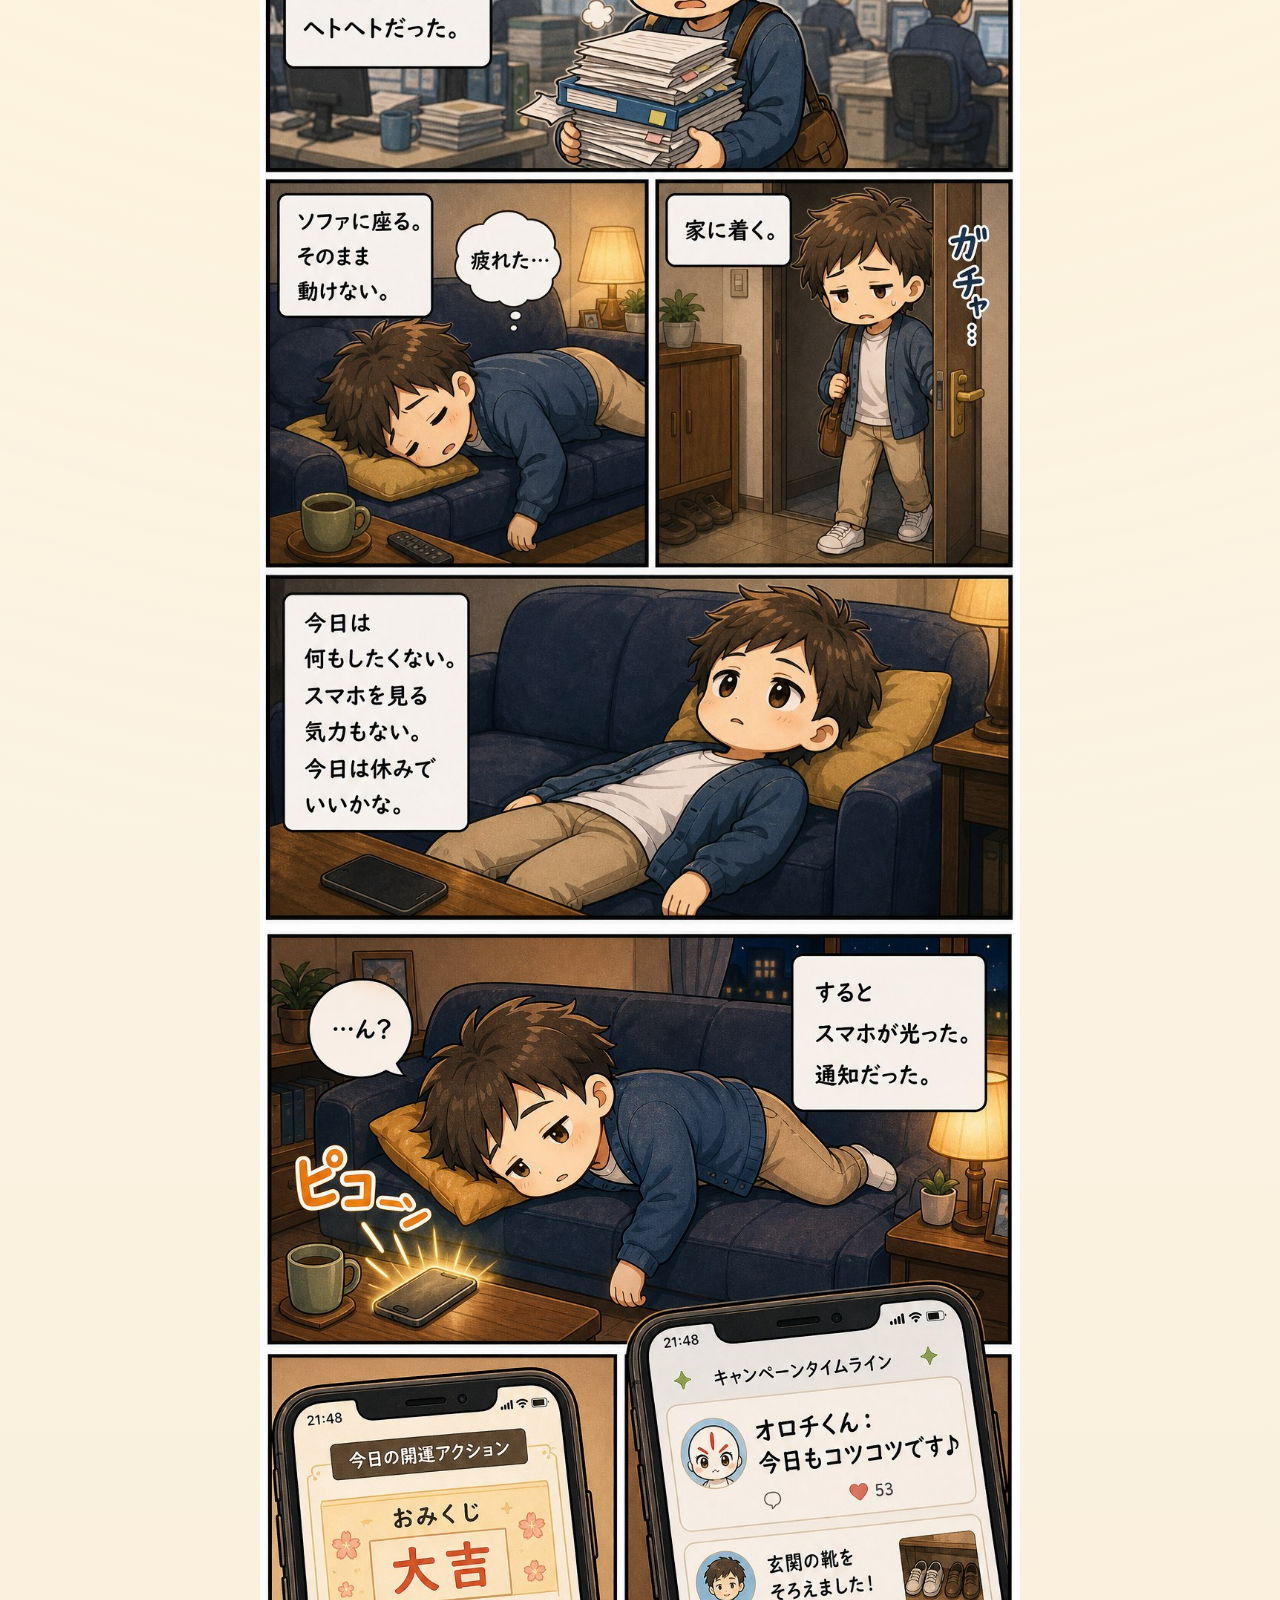
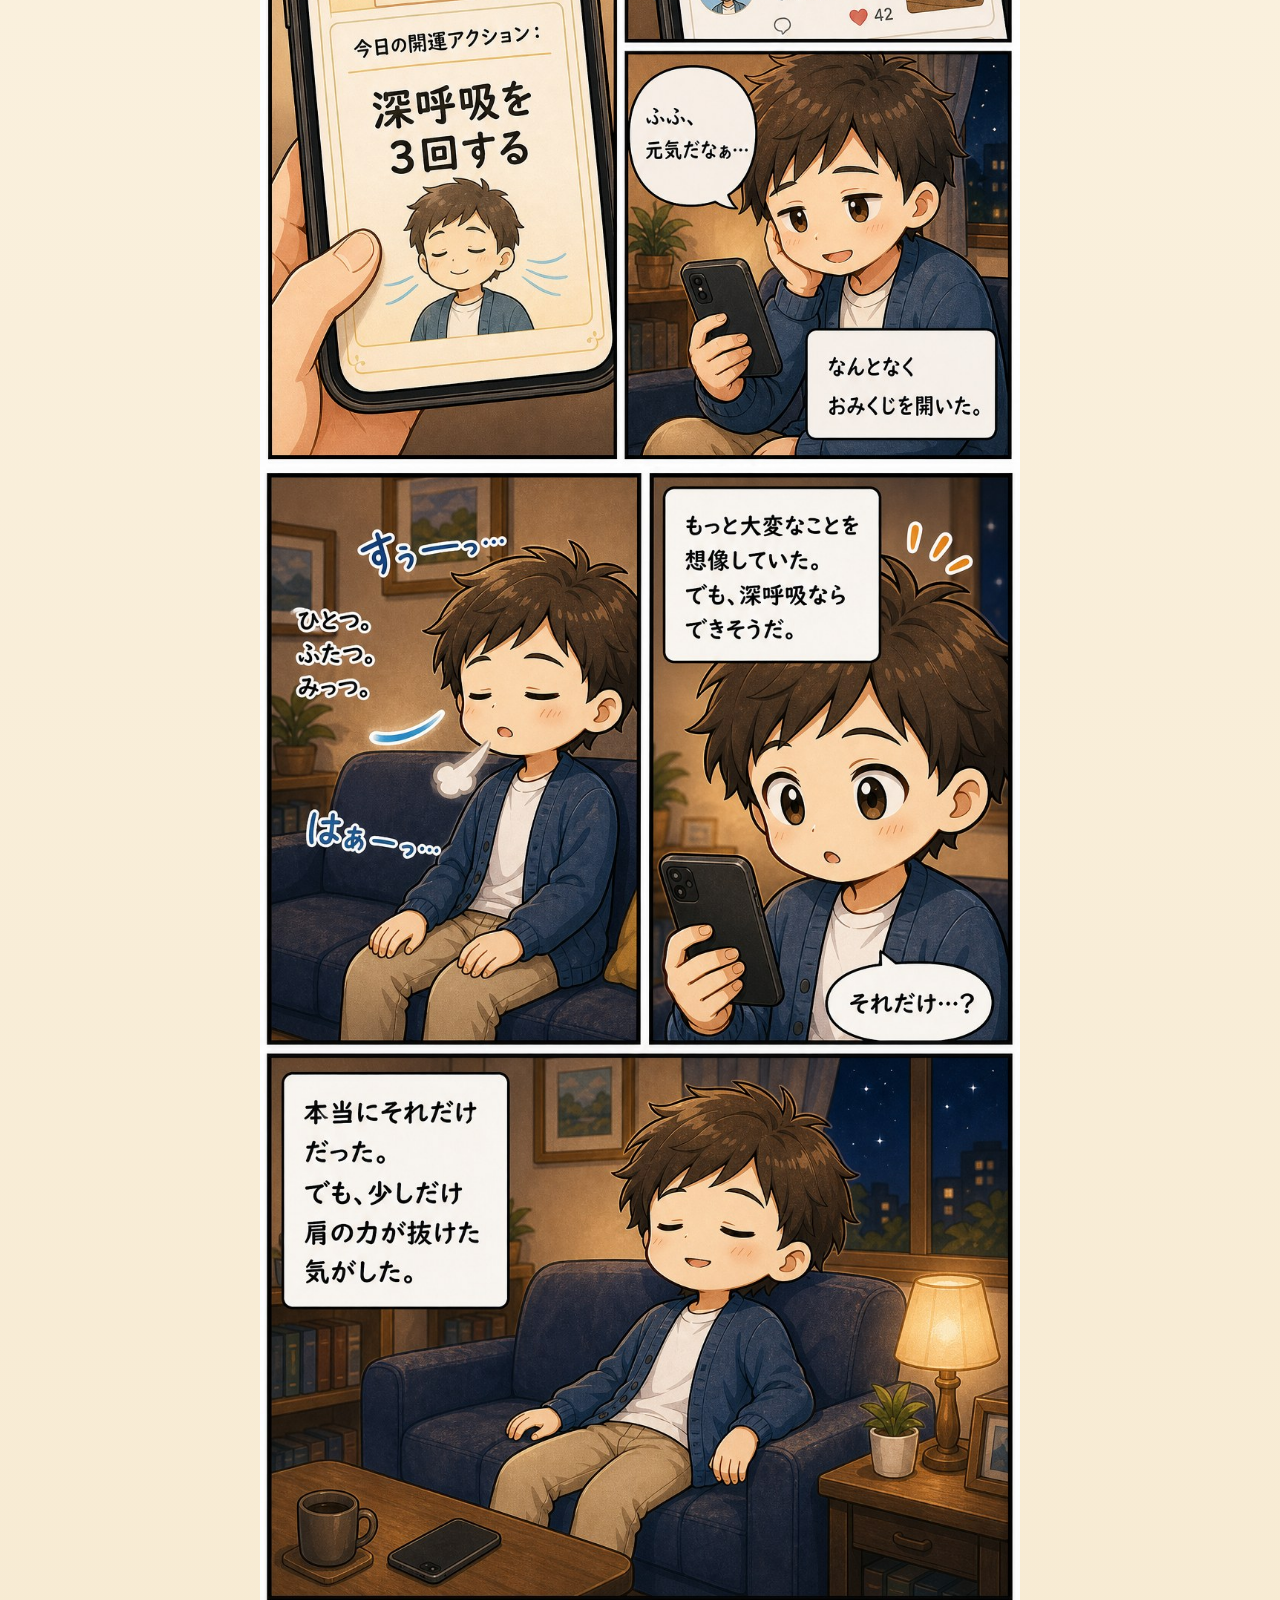
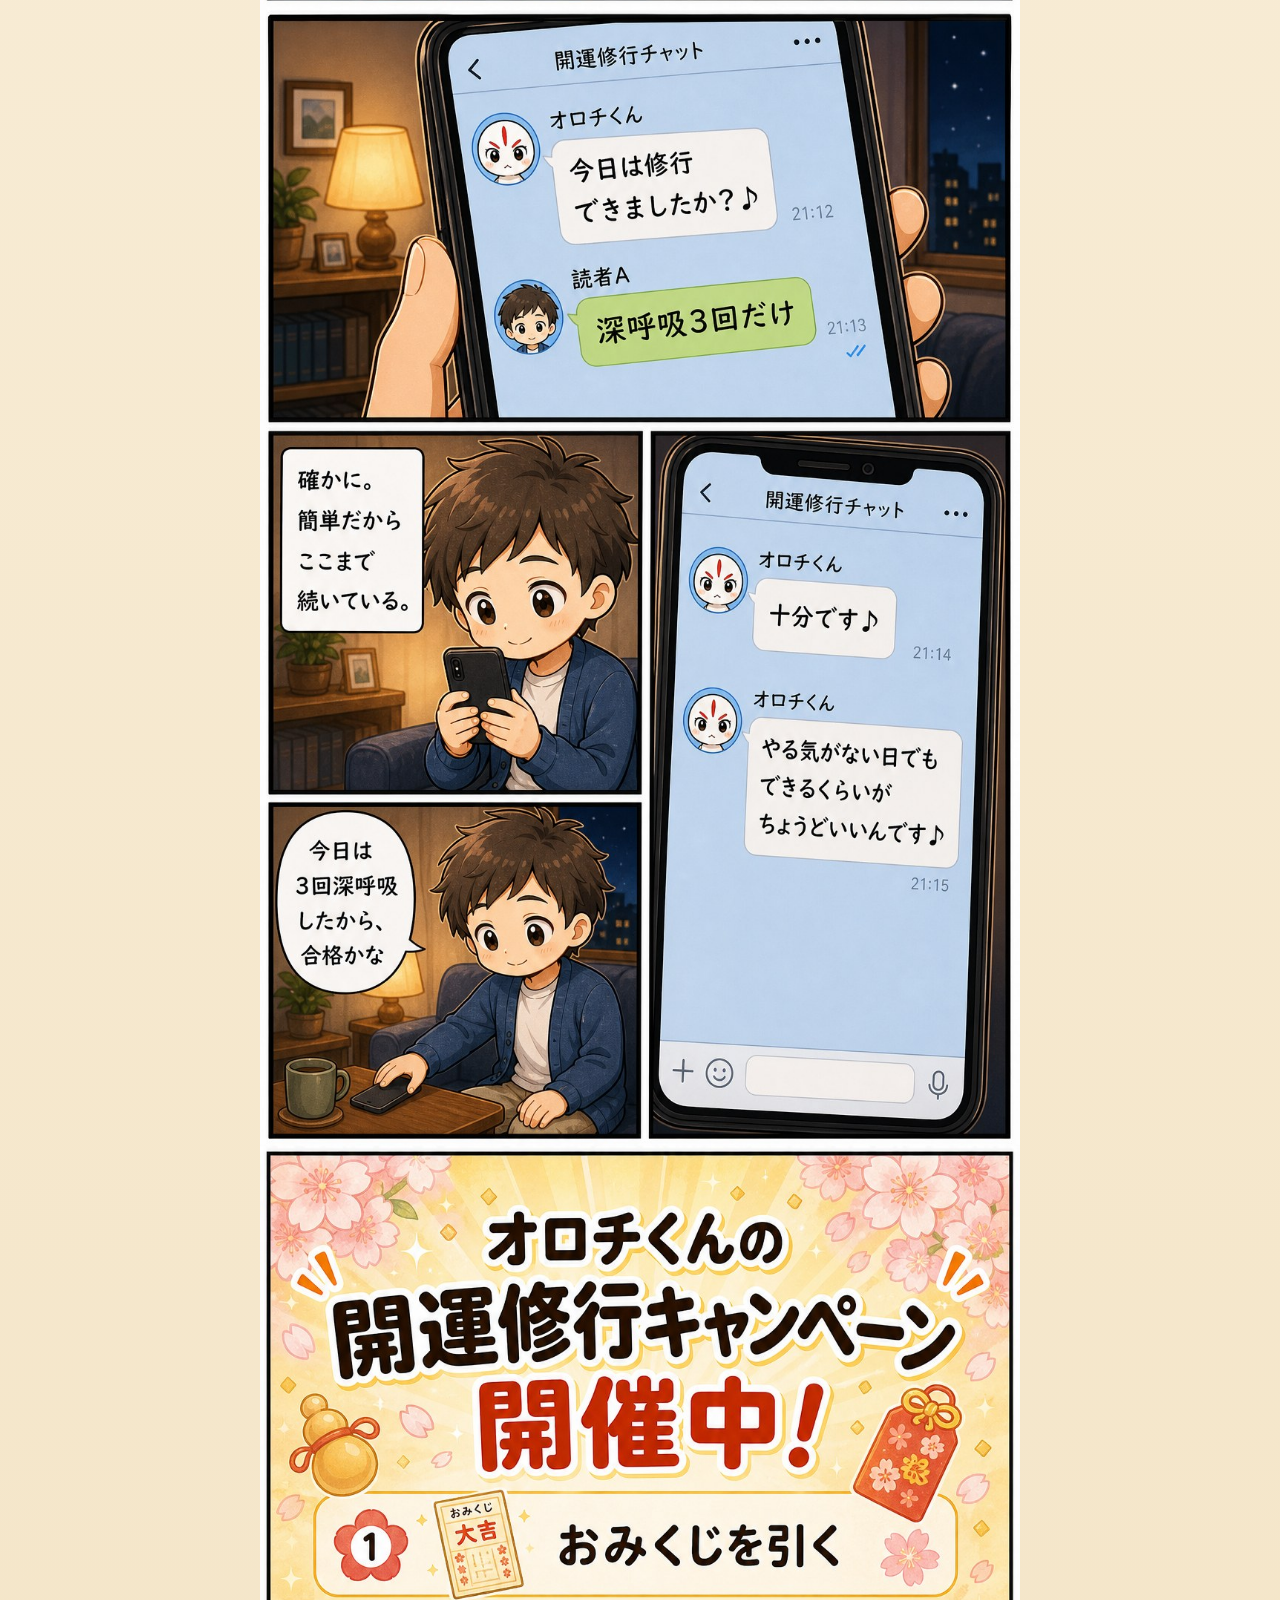
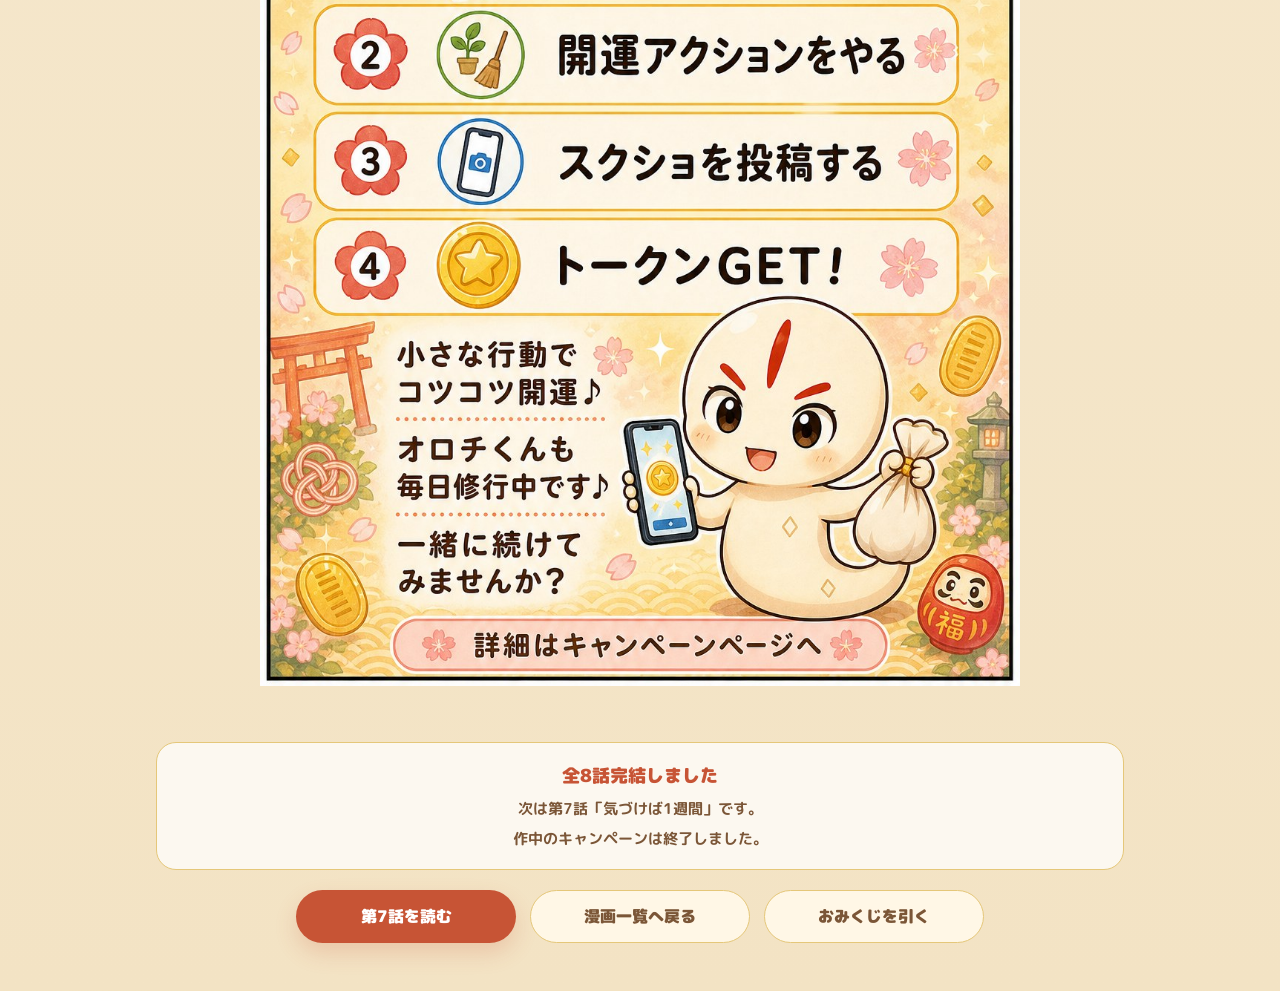
<file: manga-episode-06.html>
<!doctype html>
<html lang="ja">

<head>
  <meta charset="utf-8" />
  <meta name="viewport" content="width=device-width, initial-scale=1" />
  <title>第6話 今日はやりたくない | オロチくん漫画</title>
  <meta name="description" content="オロチくん漫画 第6話「今日はやりたくない」。疲れた日でもできるくらい小さな行動が、続ける力になることに気づく物語。" />
  <link rel="canonical" href="https://tomoepapa.github.io/orochi-fan-site/manga-episode-06.html" />
  <meta property="og:site_name" content="オロチ（from CNP）ファンサイト" />
  <meta property="og:title" content="第6話 今日はやりたくない | オロチくん漫画" />
  <meta property="og:description" content="疲れた日でもできるくらい小さな行動が、続ける力になることに気づく物語。" />
  <meta property="og:type" content="article" />
  <meta property="og:url" content="https://tomoepapa.github.io/orochi-fan-site/manga-episode-06.html" />
  <meta property="og:image" content="https://tomoepapa.github.io/orochi-fan-site/assets/ogp.png" />
  <meta property="og:locale" content="ja_JP" />
  <meta name="twitter:card" content="summary_large_image" />
  <meta name="twitter:title" content="第6話 今日はやりたくない | オロチくん漫画" />
  <meta name="twitter:description" content="疲れた日でもできるくらい小さな行動が、続ける力になることに気づく物語。" />
  <meta name="twitter:image" content="https://tomoepapa.github.io/orochi-fan-site/assets/ogp.png" />
  <link rel="icon" type="image/png" href="assets/favicon.png" />
  <link rel="apple-touch-icon" href="assets/apple-touch-icon.png" />
  <link rel="preconnect" href="https://fonts.googleapis.com">
  <link rel="preconnect" href="https://fonts.gstatic.com" crossorigin>
  <link
    href="https://fonts.googleapis.com/css2?family=M+PLUS+Rounded+1c:wght@400;700;900&family=Zen+Maru+Gothic:wght@400;700&display=swap"
    rel="stylesheet">
  <link rel="stylesheet" href="style.css" />
</head>

<body>
  <main class="manga-reader-page">
    <section class="manga-reader-header">
      <div class="container">
        <a href="manga.html" class="back-link">漫画一覧へ戻る</a>
        <p class="manga-kicker">第6話</p>
        <h1 class="manga-page-title">今日はやりたくない</h1>
      </div>
    </section>

    <section class="manga-reader">
      <div class="manga-reader-inner">
        <img src="assets/manga/episode-06/episode-06.jpg" alt="オロチくん漫画 第6話 今日はやりたくない" class="manga-long-image">
      </div>
    </section>

    <section class="manga-reader-footer">
      <div class="container">
        <div class="manga-coming-soon">
          <p>全8話完結しました</p>
          <span>次は第7話「気づけば1週間」です。</span>
          <span>作中のキャンペーンは終了しました。</span>
        </div>
        <div class="manga-reader-actions">
          <a href="manga-episode-07.html" class="manga-button">第7話を読む</a>
          <a href="manga.html" class="manga-button manga-button-light">漫画一覧へ戻る</a>
          <a href="index.html#tokutsumi-omikuji" class="manga-button manga-button-light">おみくじを引く</a>
        </div>
      </div>
    </section>
  </main>

  <script src="script.js"></script>
</body>

</html>
</file>
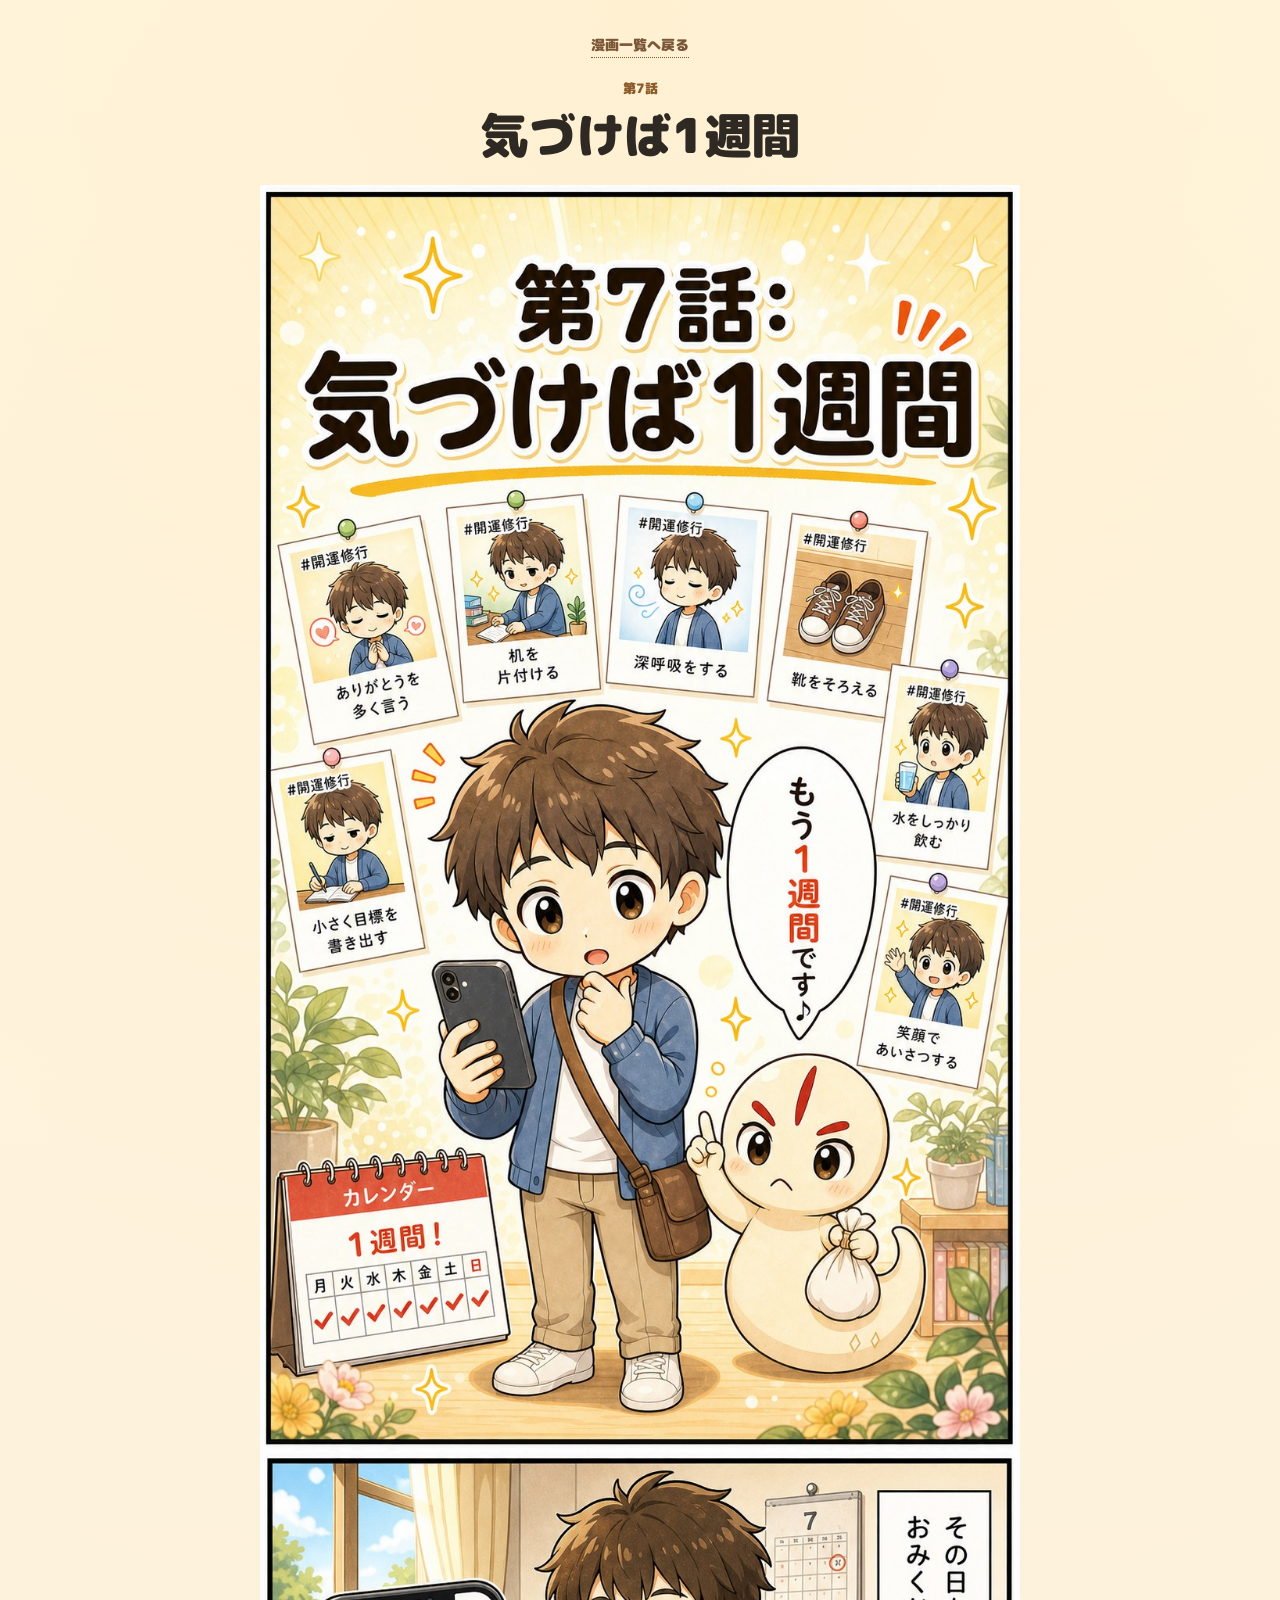
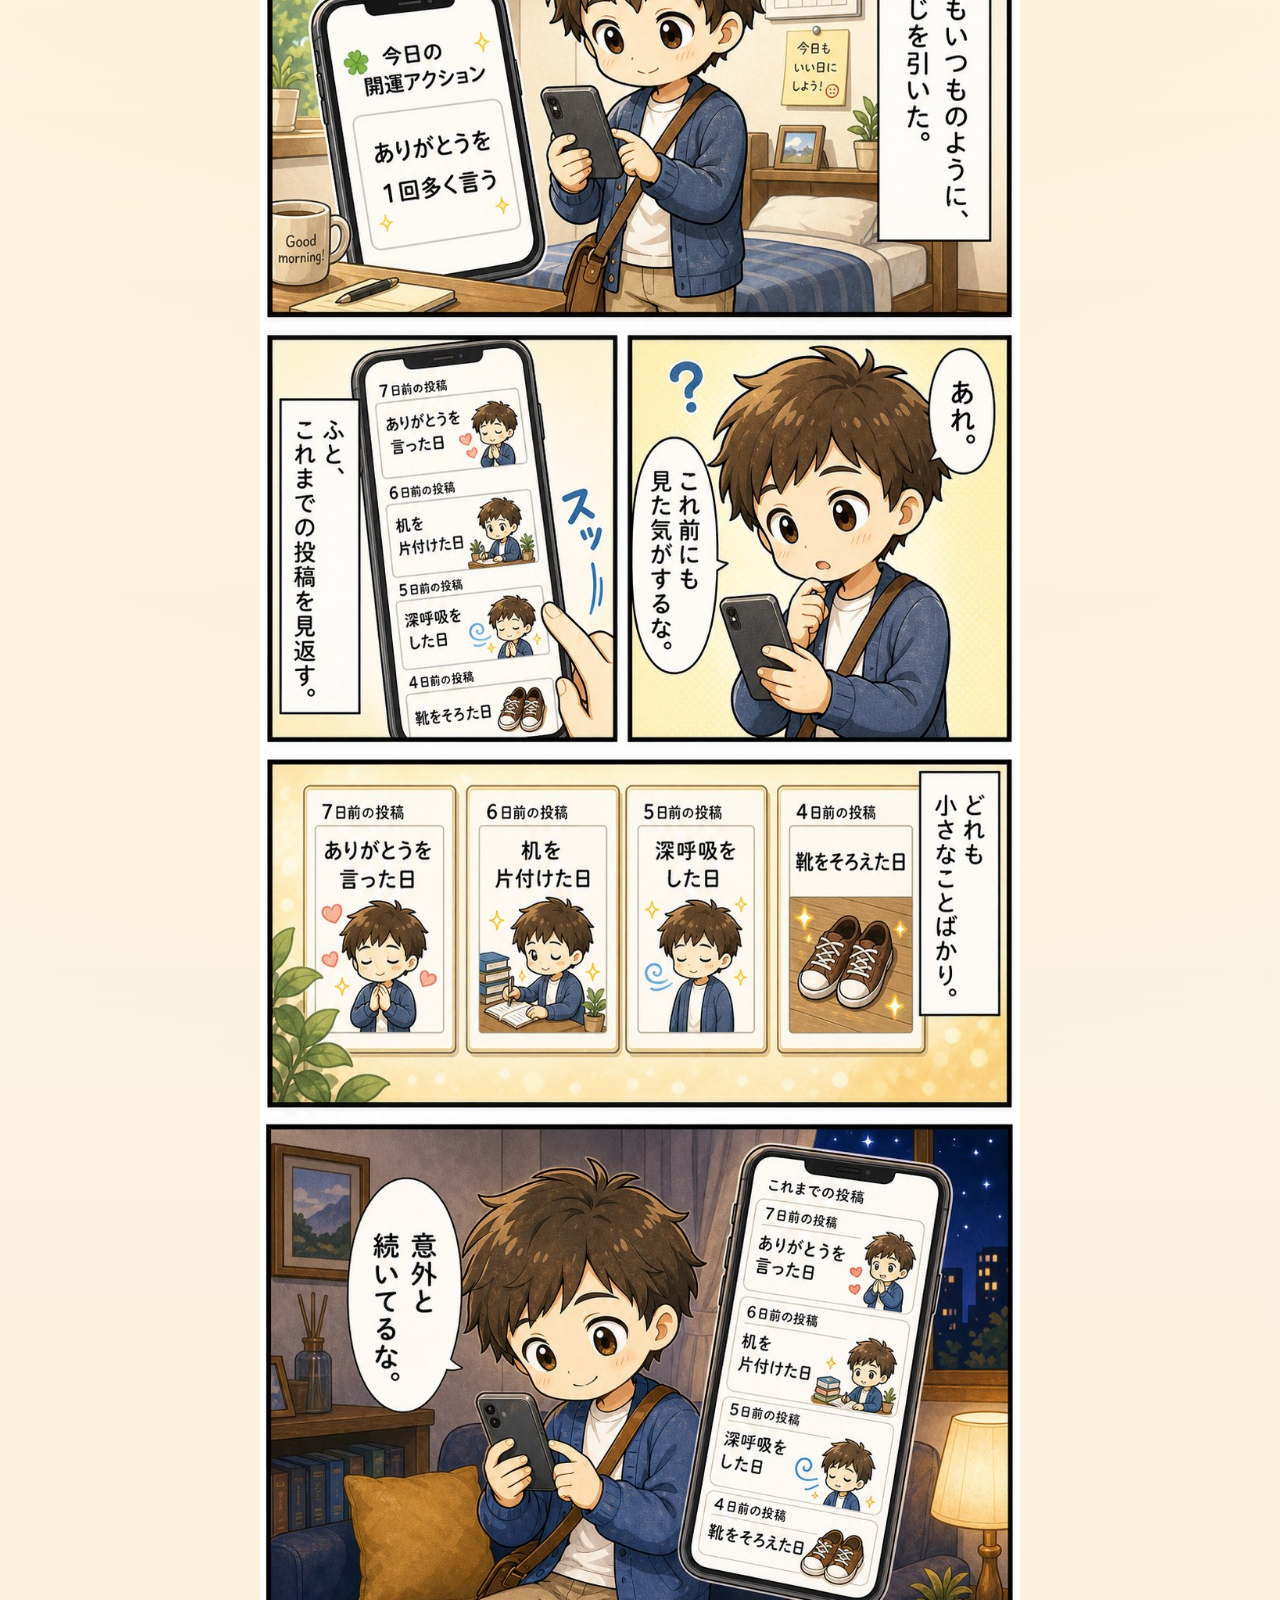
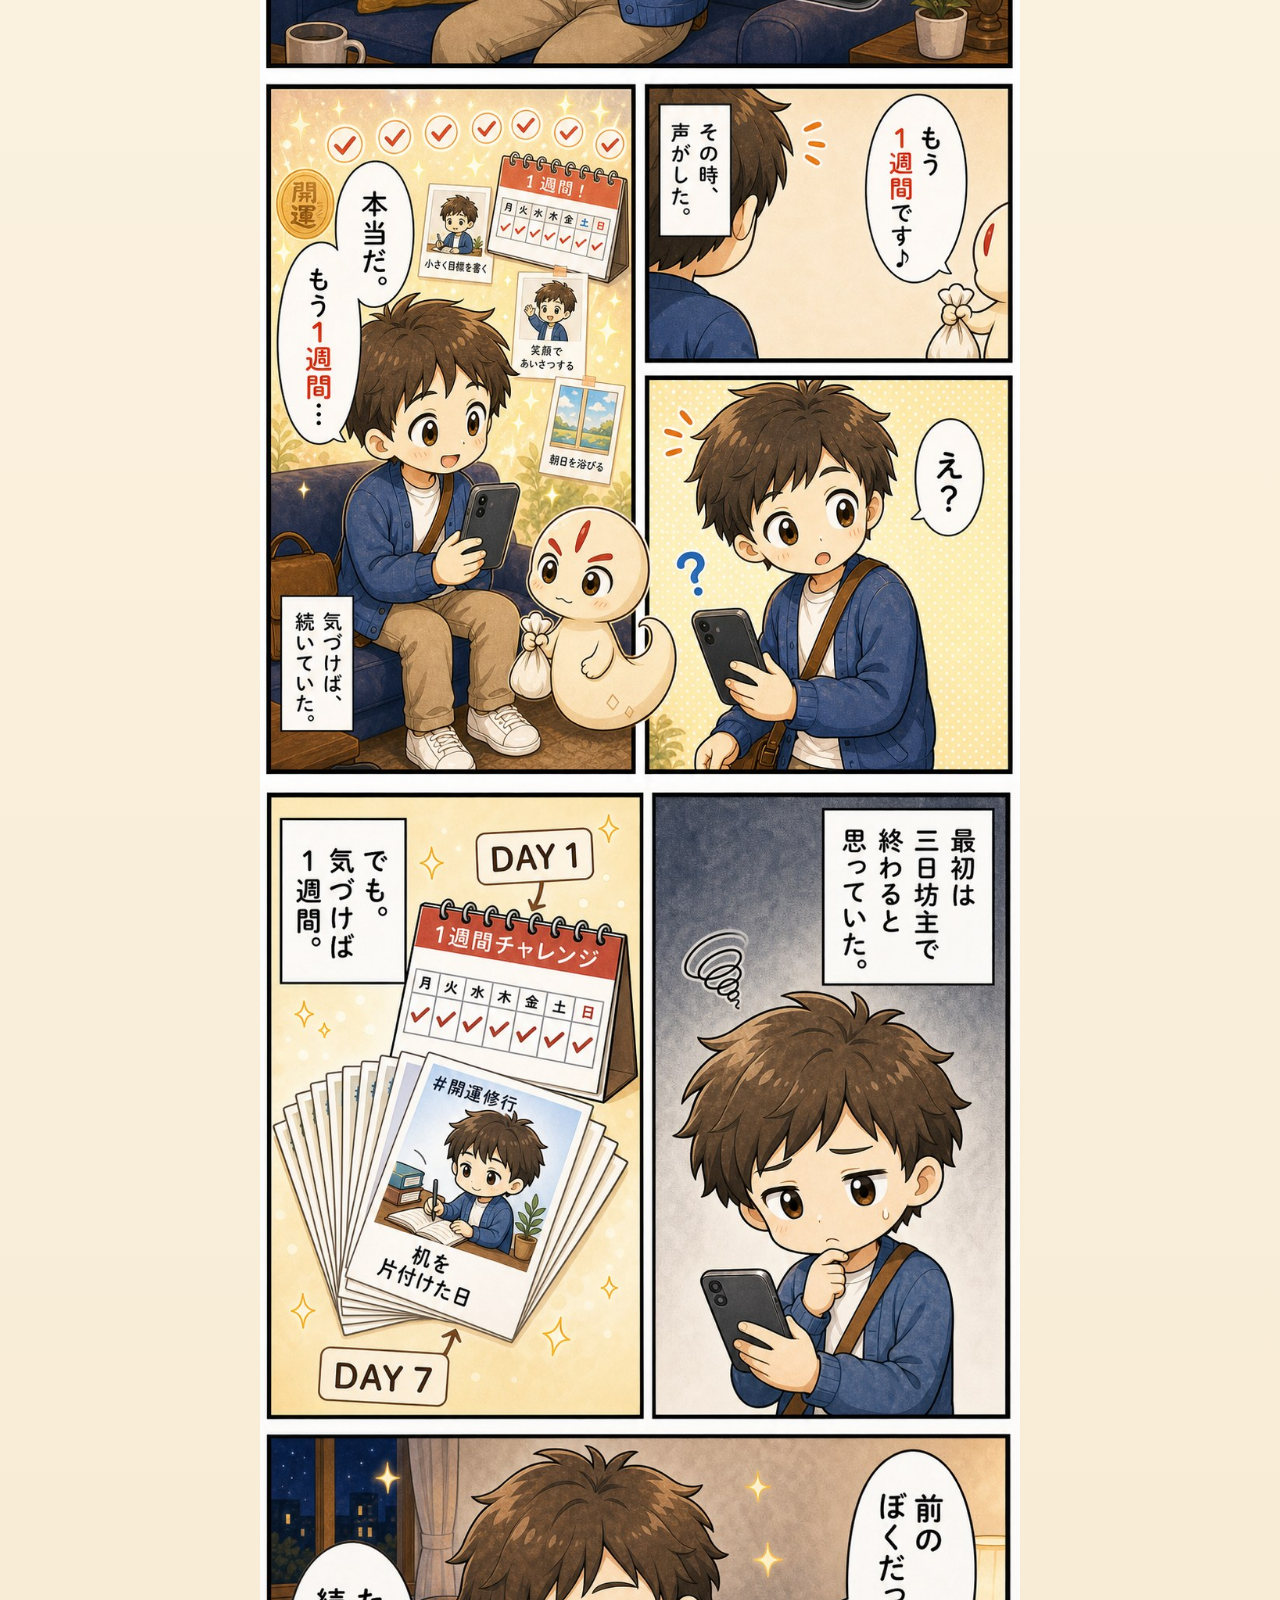
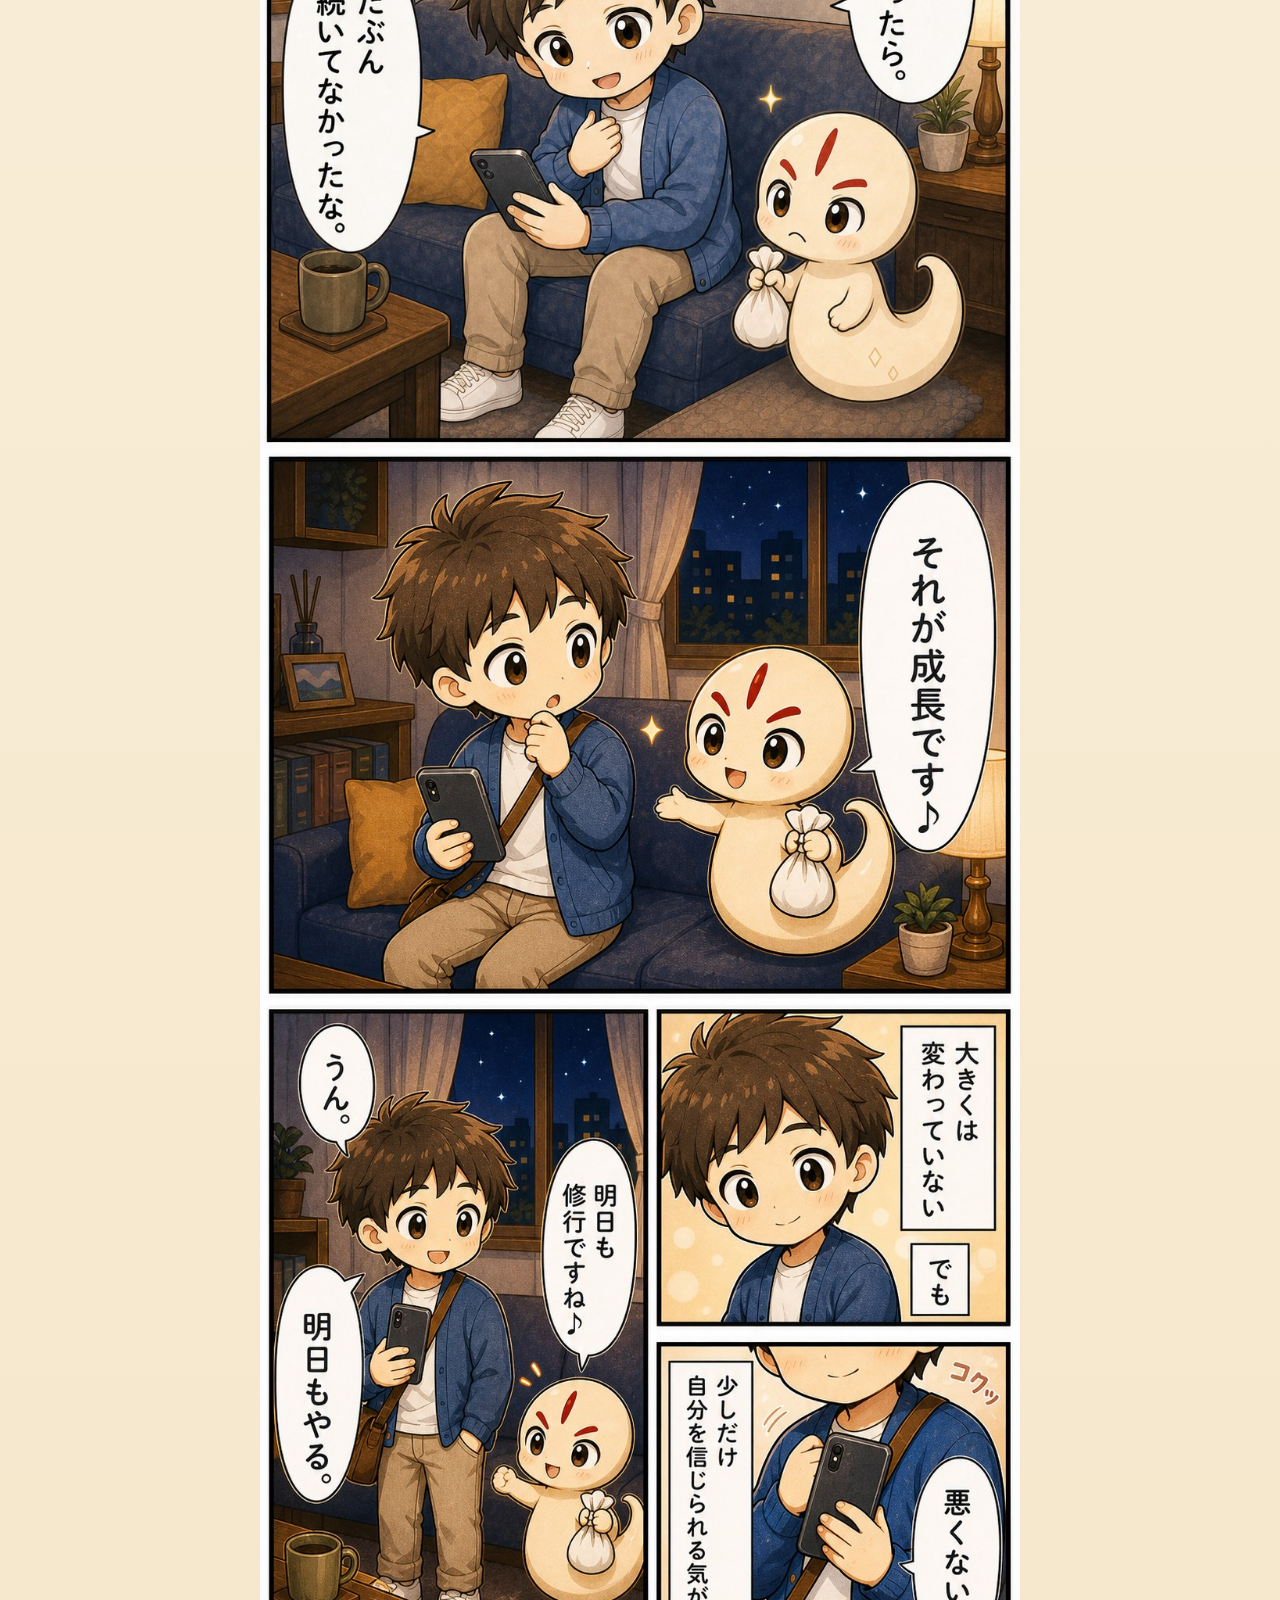
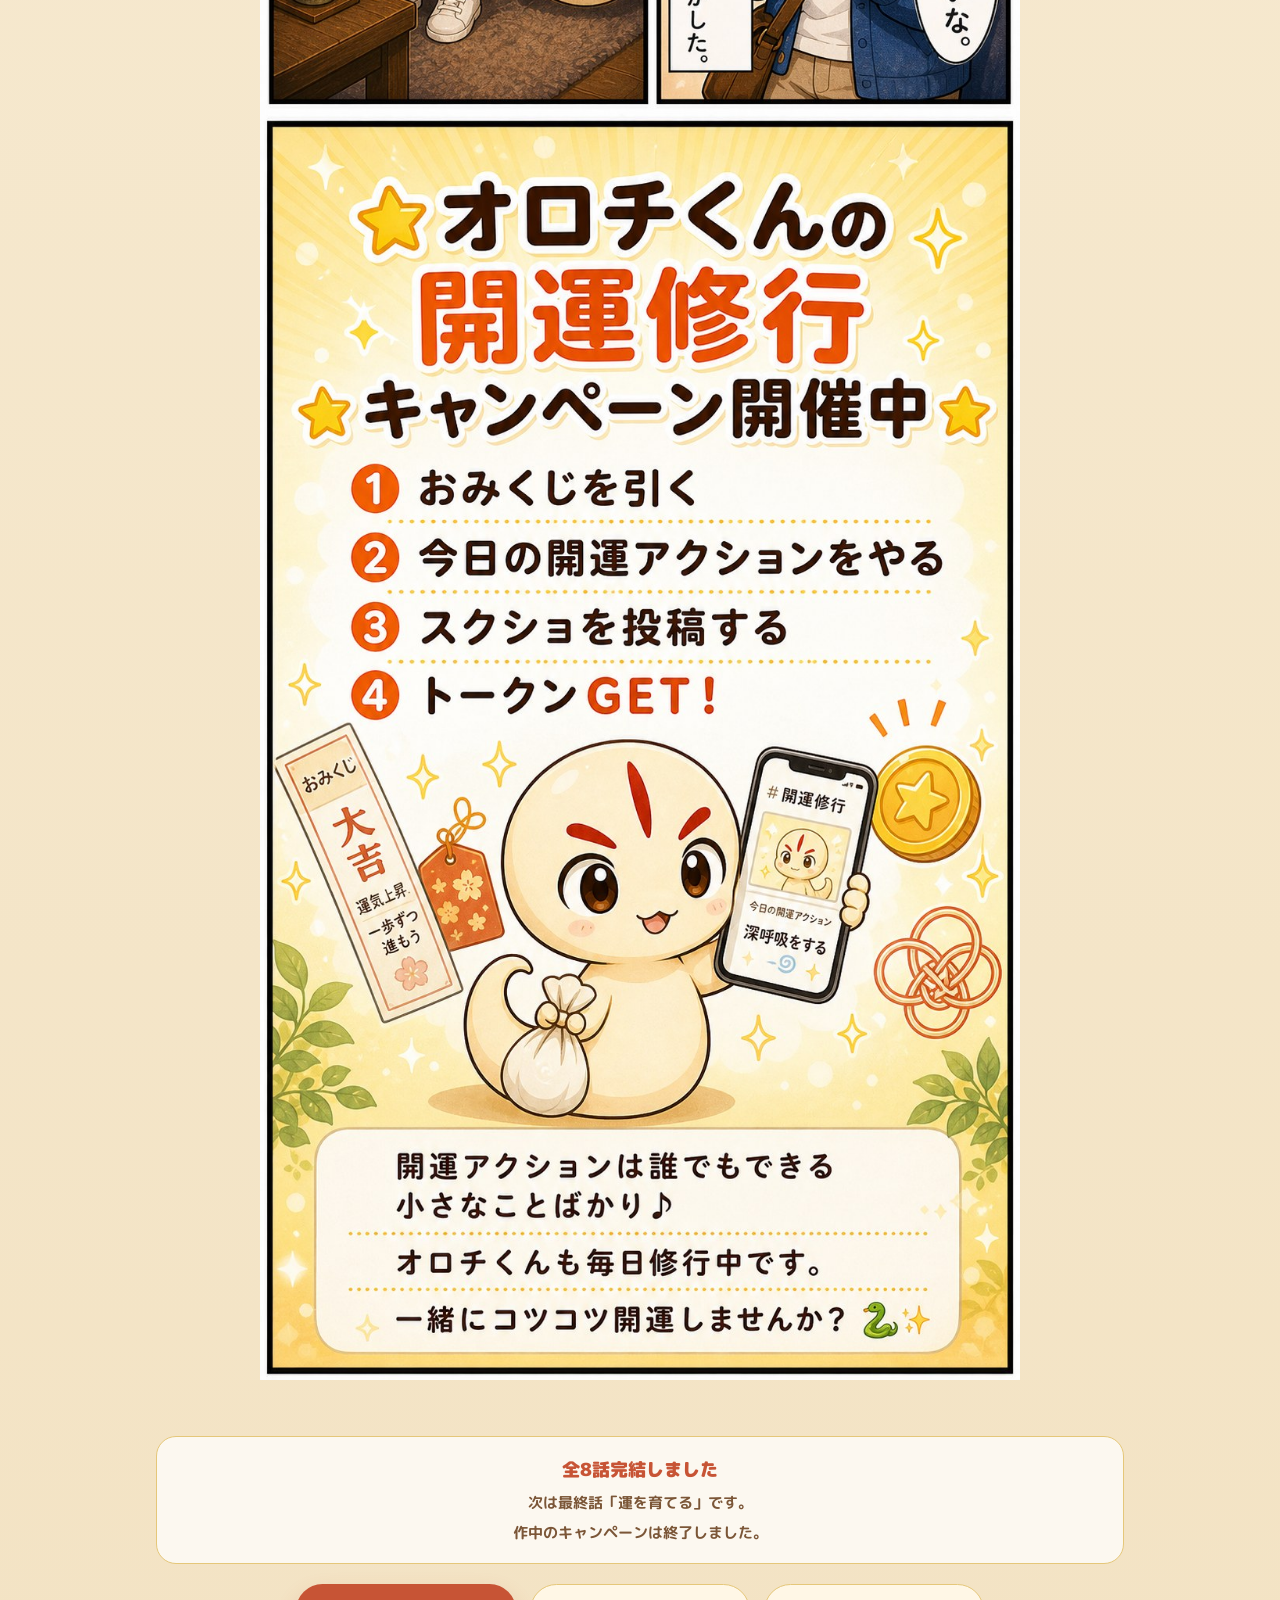
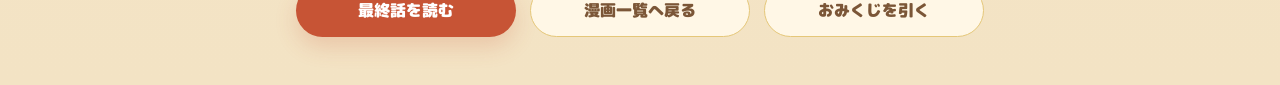
<file: manga-episode-07.html>
<!doctype html>
<html lang="ja">

<head>
  <meta charset="utf-8" />
  <meta name="viewport" content="width=device-width, initial-scale=1" />
  <title>第7話 気づけば1週間 | オロチくん漫画</title>
  <meta name="description" content="オロチくん漫画 第7話「気づけば1週間」。小さな開運アクションを続けてきた時間を振り返り、自分の変化に気づく物語。" />
  <link rel="canonical" href="https://tomoepapa.github.io/orochi-fan-site/manga-episode-07.html" />
  <meta property="og:site_name" content="オロチ（from CNP）ファンサイト" />
  <meta property="og:title" content="第7話 気づけば1週間 | オロチくん漫画" />
  <meta property="og:description" content="小さな開運アクションを続けてきた時間を振り返り、自分の変化に気づく物語。" />
  <meta property="og:type" content="article" />
  <meta property="og:url" content="https://tomoepapa.github.io/orochi-fan-site/manga-episode-07.html" />
  <meta property="og:image" content="https://tomoepapa.github.io/orochi-fan-site/assets/ogp.png" />
  <meta property="og:locale" content="ja_JP" />
  <meta name="twitter:card" content="summary_large_image" />
  <meta name="twitter:title" content="第7話 気づけば1週間 | オロチくん漫画" />
  <meta name="twitter:description" content="小さな開運アクションを続けてきた時間を振り返り、自分の変化に気づく物語。" />
  <meta name="twitter:image" content="https://tomoepapa.github.io/orochi-fan-site/assets/ogp.png" />
  <link rel="icon" type="image/png" href="assets/favicon.png" />
  <link rel="apple-touch-icon" href="assets/apple-touch-icon.png" />
  <link rel="preconnect" href="https://fonts.googleapis.com">
  <link rel="preconnect" href="https://fonts.gstatic.com" crossorigin>
  <link
    href="https://fonts.googleapis.com/css2?family=M+PLUS+Rounded+1c:wght@400;700;900&family=Zen+Maru+Gothic:wght@400;700&display=swap"
    rel="stylesheet">
  <link rel="stylesheet" href="style.css" />
</head>

<body>
  <main class="manga-reader-page">
    <section class="manga-reader-header">
      <div class="container">
        <a href="manga.html" class="back-link">漫画一覧へ戻る</a>
        <p class="manga-kicker">第7話</p>
        <h1 class="manga-page-title">気づけば1週間</h1>
      </div>
    </section>

    <section class="manga-reader">
      <div class="manga-reader-inner">
        <img src="assets/manga/episode-07/episode-07.jpg" alt="オロチくん漫画 第7話 気づけば1週間" class="manga-long-image">
      </div>
    </section>

    <section class="manga-reader-footer">
      <div class="container">
        <div class="manga-coming-soon">
          <p>全8話完結しました</p>
          <span>次は最終話「運を育てる」です。</span>
          <span>作中のキャンペーンは終了しました。</span>
        </div>
        <div class="manga-reader-actions">
          <a href="manga-episode-08.html" class="manga-button">最終話を読む</a>
          <a href="manga.html" class="manga-button manga-button-light">漫画一覧へ戻る</a>
          <a href="index.html#tokutsumi-omikuji" class="manga-button manga-button-light">おみくじを引く</a>
        </div>
      </div>
    </section>
  </main>

  <script src="script.js"></script>
</body>

</html>
</file>
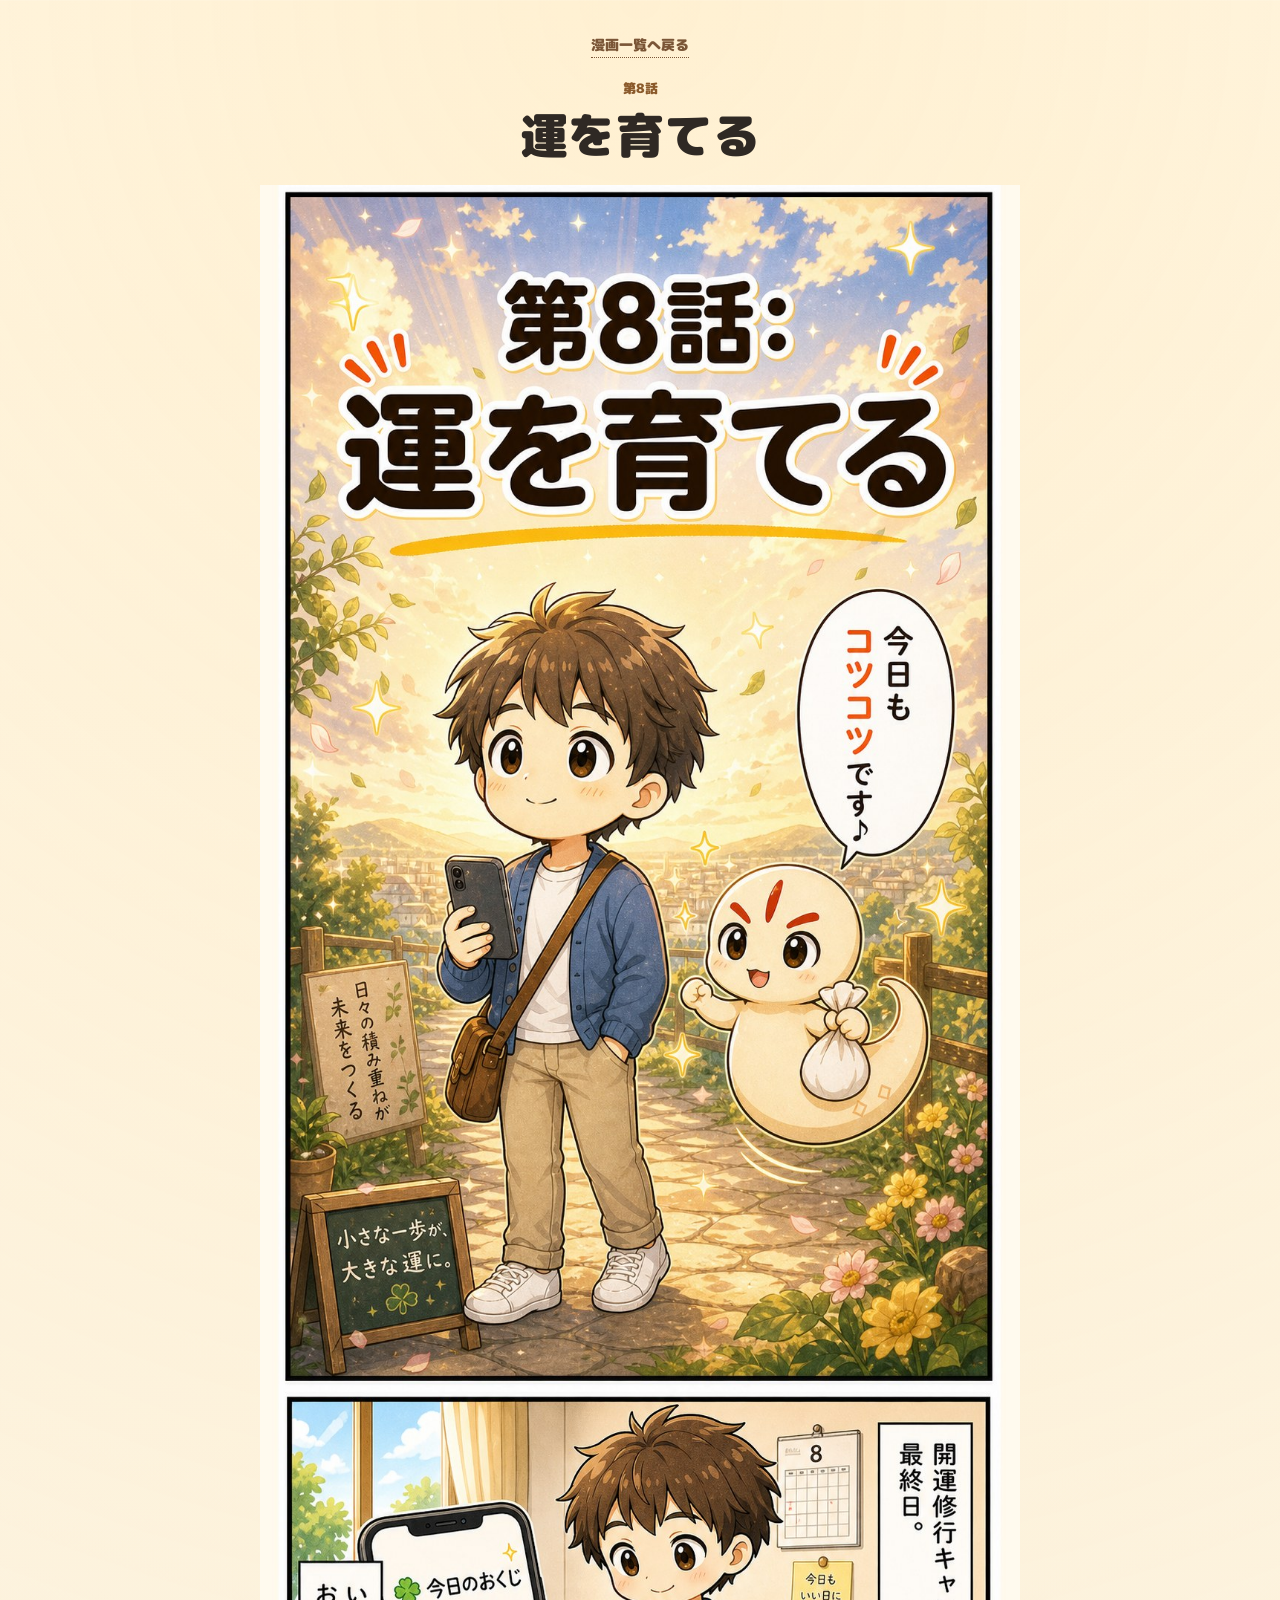
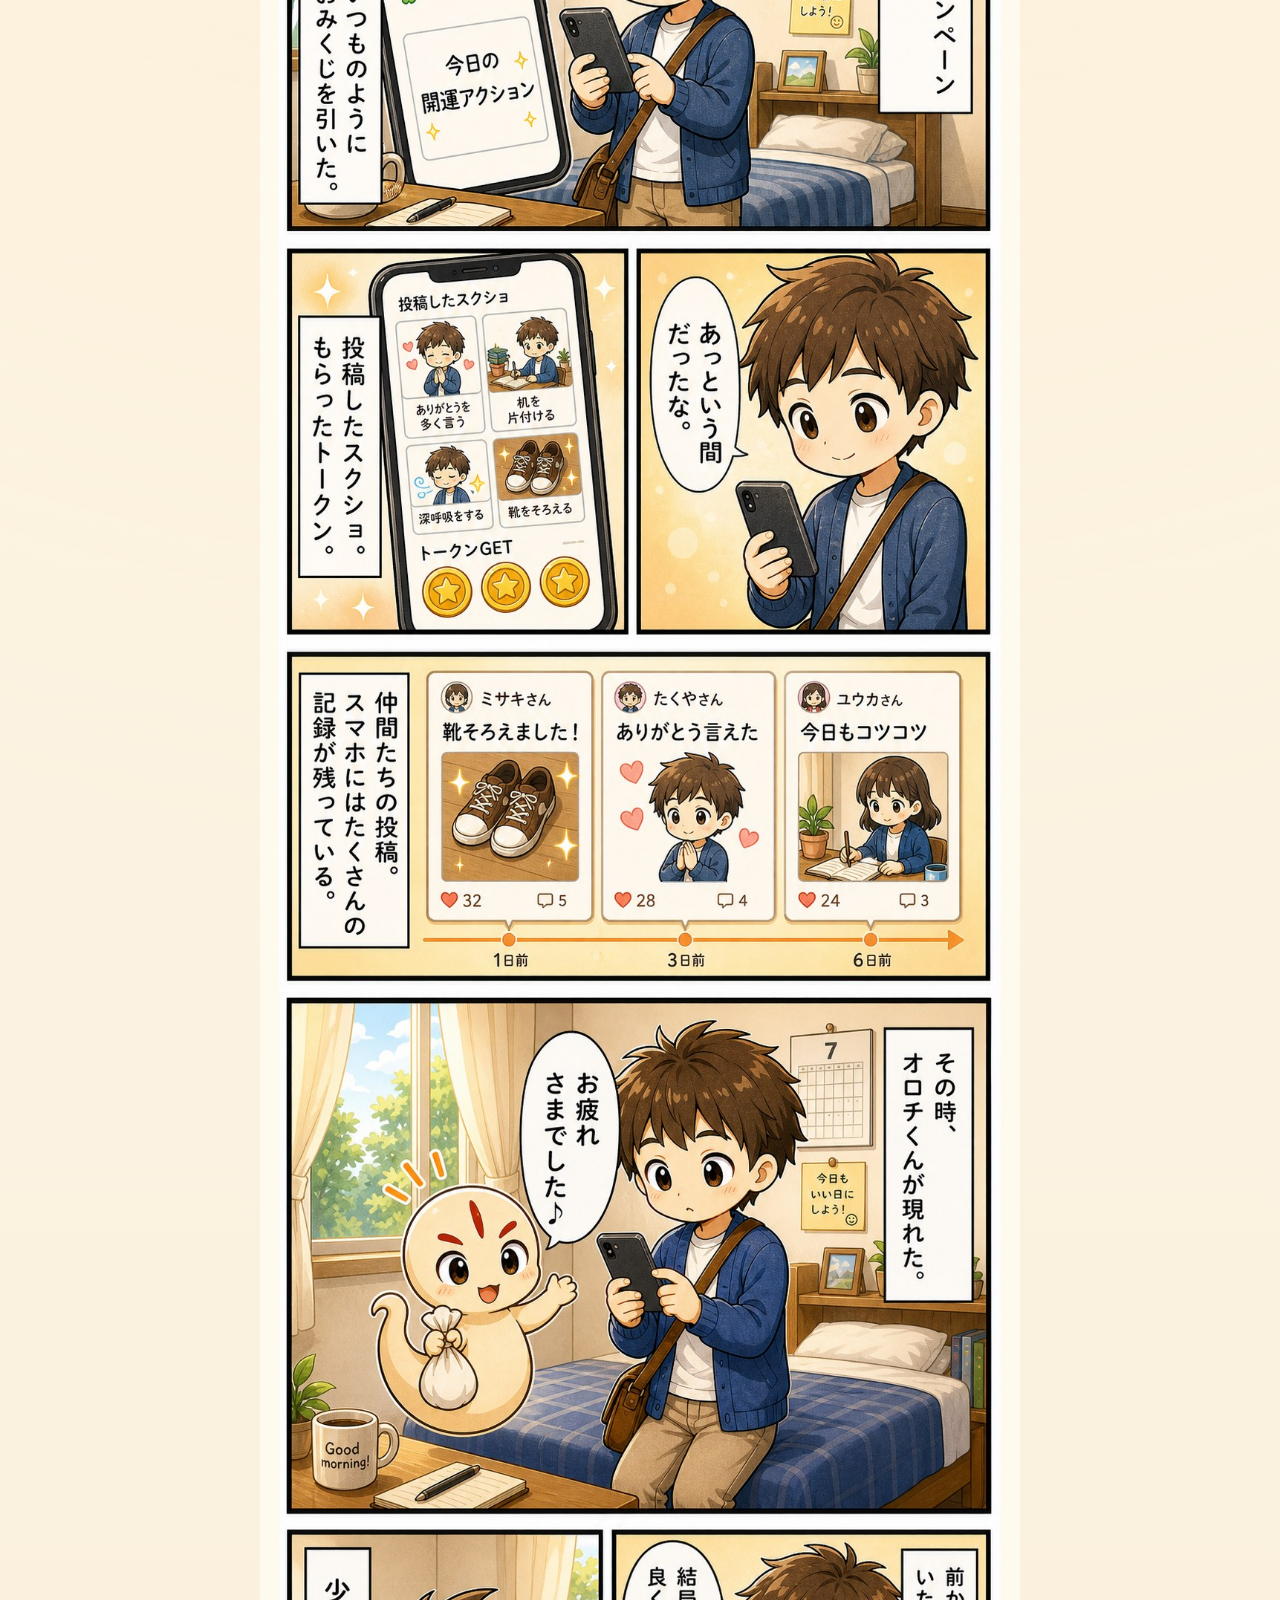
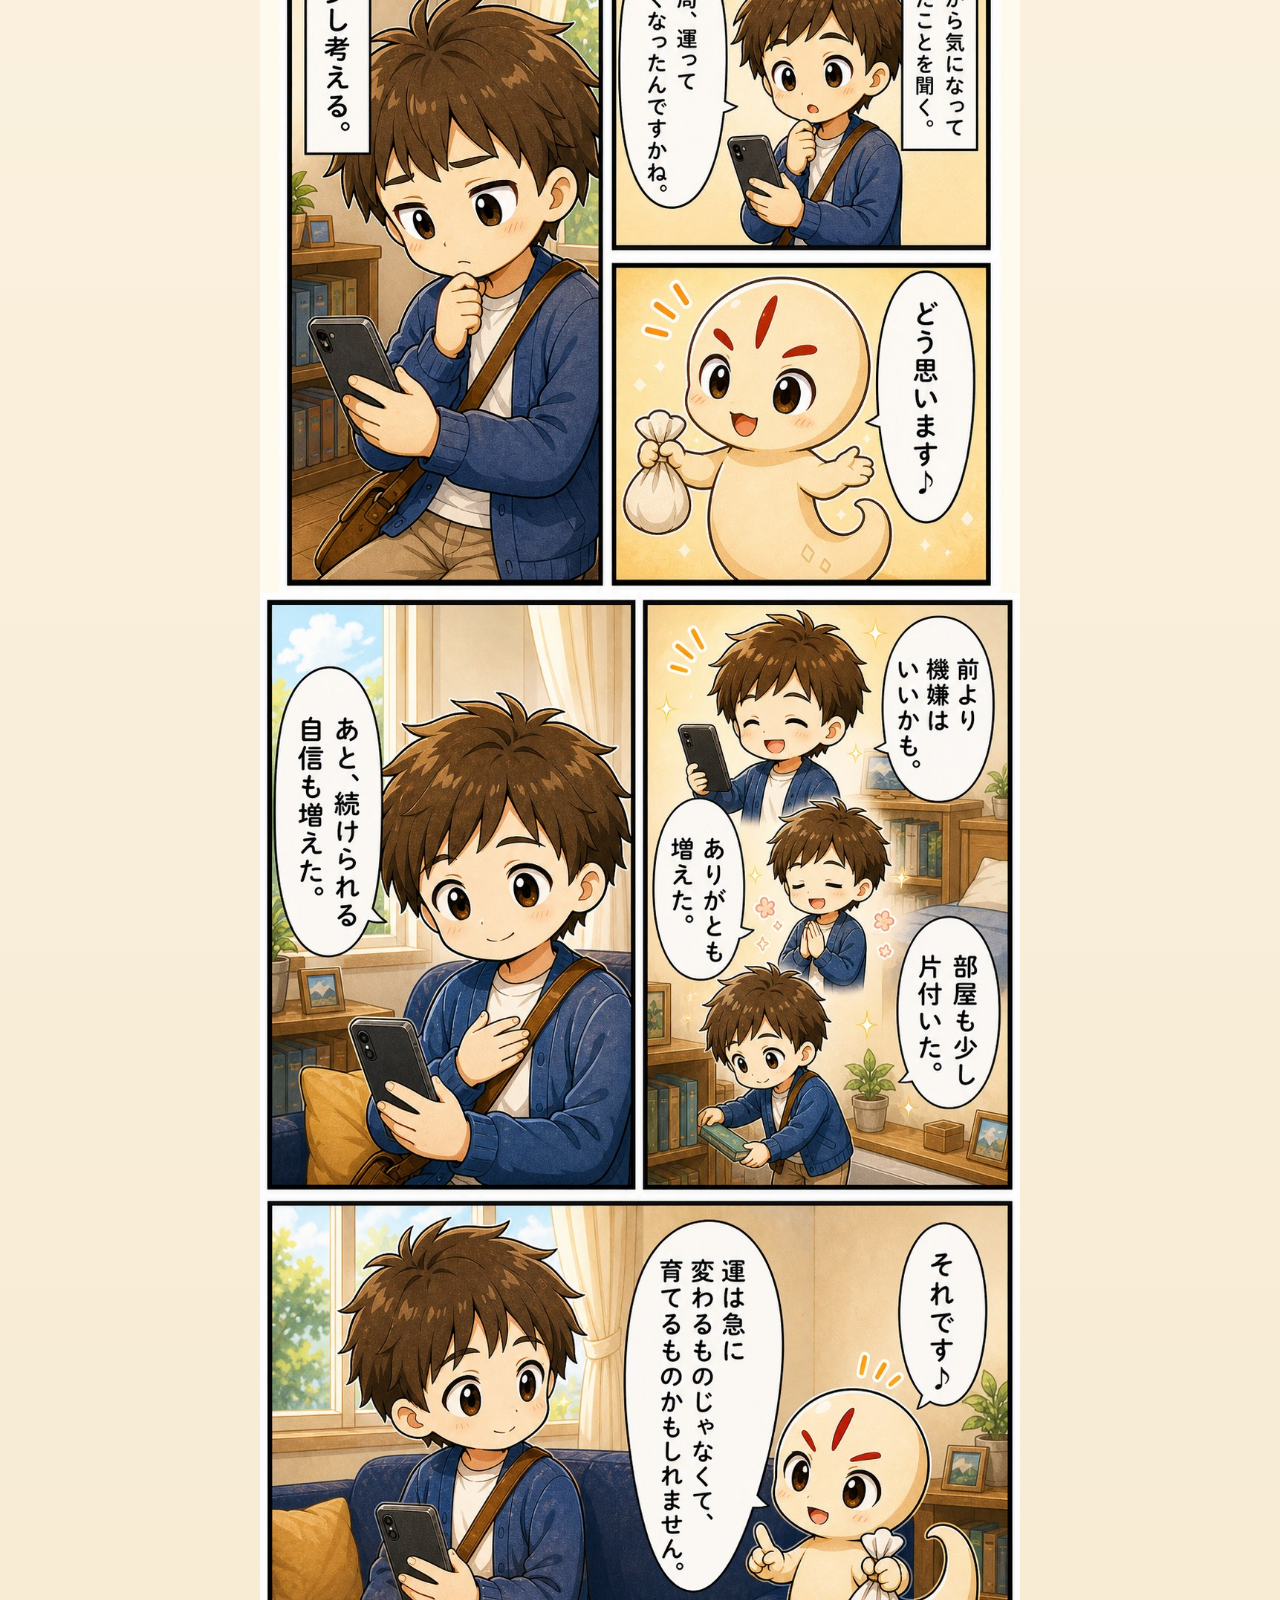
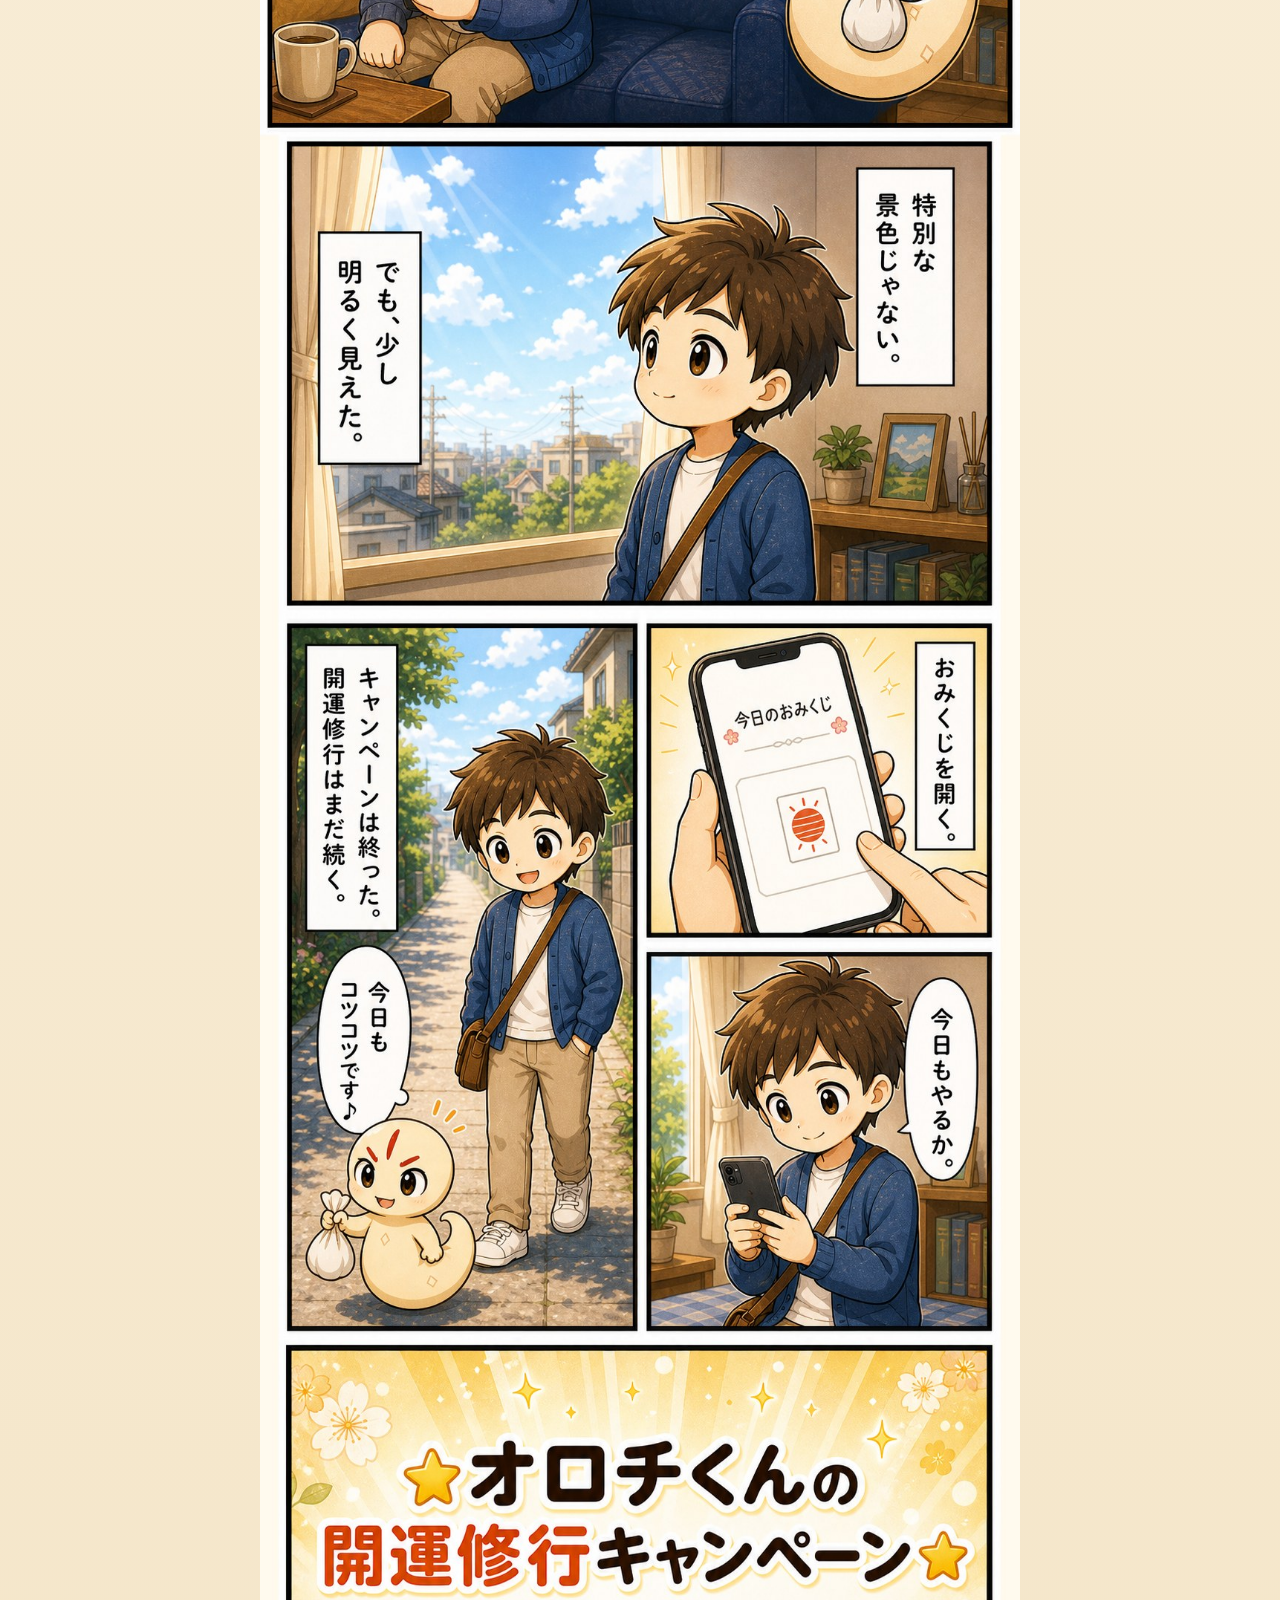
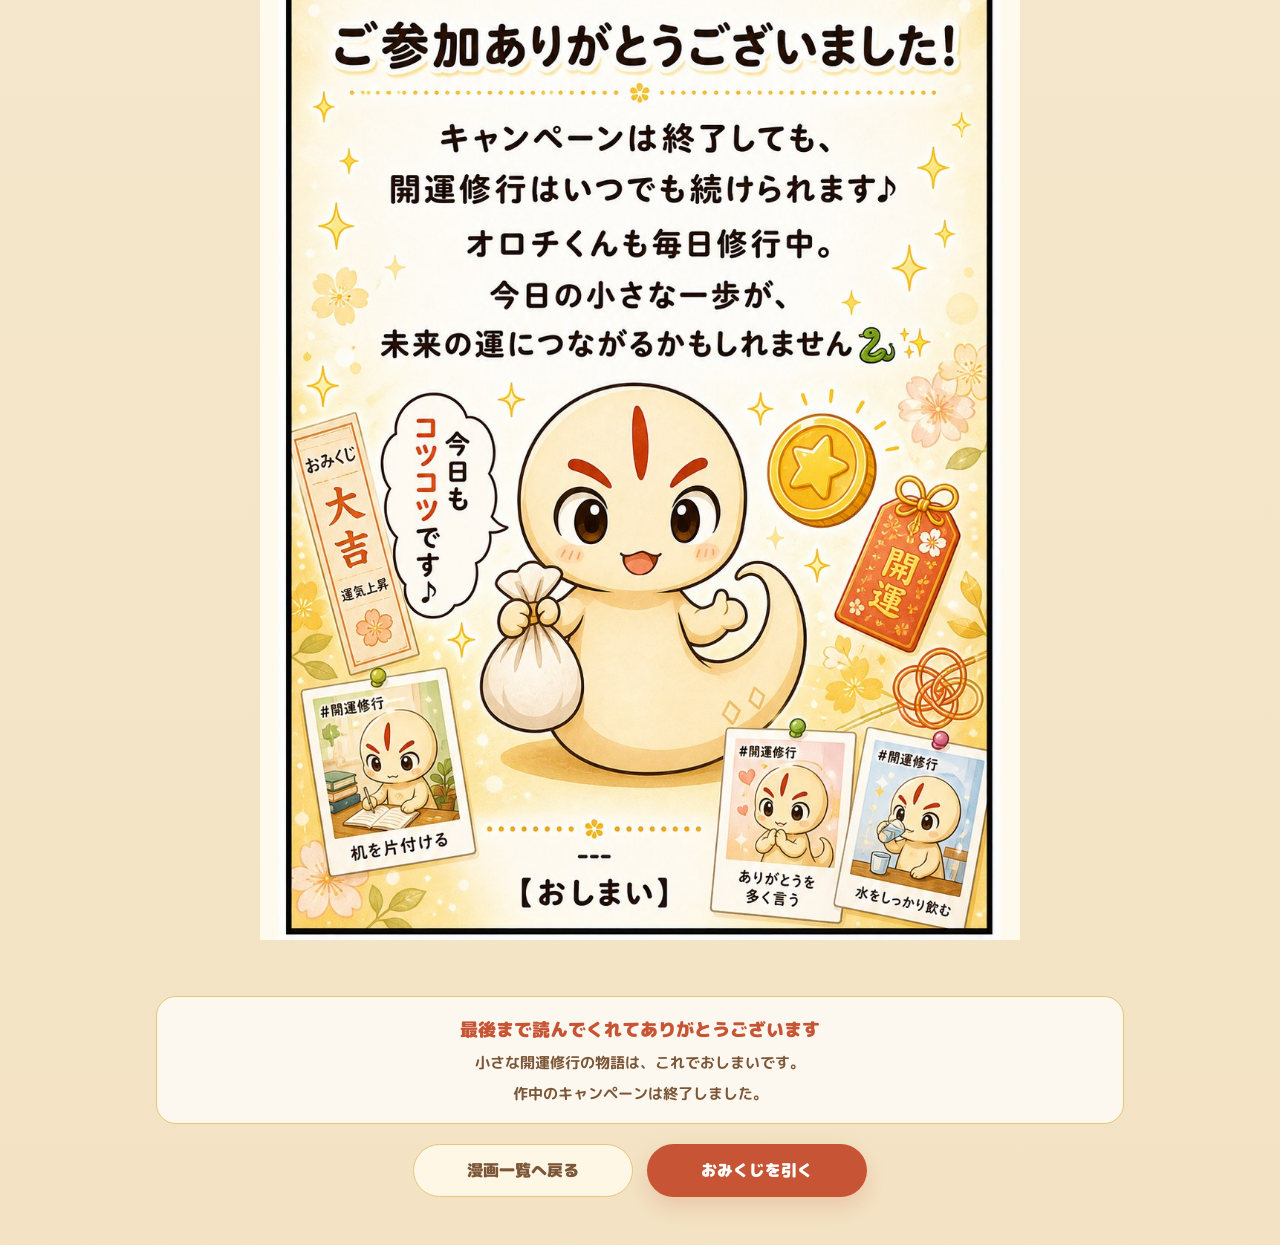
<file: manga-episode-08.html>
<!doctype html>
<html lang="ja">

<head>
  <meta charset="utf-8" />
  <meta name="viewport" content="width=device-width, initial-scale=1" />
  <title>第8話 運を育てる | オロチくん漫画</title>
  <meta name="description" content="オロチくん漫画 第8話「運を育てる」。最終日、続けてきた小さな行動が自分の中に残したものに気づく完結編。" />
  <link rel="canonical" href="https://tomoepapa.github.io/orochi-fan-site/manga-episode-08.html" />
  <meta property="og:site_name" content="オロチ（from CNP）ファンサイト" />
  <meta property="og:title" content="第8話 運を育てる | オロチくん漫画" />
  <meta property="og:description" content="最終日、続けてきた小さな行動が自分の中に残したものに気づく完結編。" />
  <meta property="og:type" content="article" />
  <meta property="og:url" content="https://tomoepapa.github.io/orochi-fan-site/manga-episode-08.html" />
  <meta property="og:image" content="https://tomoepapa.github.io/orochi-fan-site/assets/ogp.png" />
  <meta property="og:locale" content="ja_JP" />
  <meta name="twitter:card" content="summary_large_image" />
  <meta name="twitter:title" content="第8話 運を育てる | オロチくん漫画" />
  <meta name="twitter:description" content="最終日、続けてきた小さな行動が自分の中に残したものに気づく完結編。" />
  <meta name="twitter:image" content="https://tomoepapa.github.io/orochi-fan-site/assets/ogp.png" />
  <link rel="icon" type="image/png" href="assets/favicon.png" />
  <link rel="apple-touch-icon" href="assets/apple-touch-icon.png" />
  <link rel="preconnect" href="https://fonts.googleapis.com">
  <link rel="preconnect" href="https://fonts.gstatic.com" crossorigin>
  <link
    href="https://fonts.googleapis.com/css2?family=M+PLUS+Rounded+1c:wght@400;700;900&family=Zen+Maru+Gothic:wght@400;700&display=swap"
    rel="stylesheet">
  <link rel="stylesheet" href="style.css" />
</head>

<body>
  <main class="manga-reader-page">
    <section class="manga-reader-header">
      <div class="container">
        <a href="manga.html" class="back-link">漫画一覧へ戻る</a>
        <p class="manga-kicker">第8話</p>
        <h1 class="manga-page-title">運を育てる</h1>
      </div>
    </section>

    <section class="manga-reader">
      <div class="manga-reader-inner">
        <img src="assets/manga/episode-08/episode-08.jpg" alt="オロチくん漫画 第8話 運を育てる" class="manga-long-image">
      </div>
    </section>

    <section class="manga-reader-footer">
      <div class="container">
        <div class="manga-coming-soon">
          <p>最後まで読んでくれてありがとうございます</p>
          <span>小さな開運修行の物語は、これでおしまいです。</span>
          <span>作中のキャンペーンは終了しました。</span>
        </div>
        <div class="manga-reader-actions">
          <a href="manga.html" class="manga-button manga-button-light">漫画一覧へ戻る</a>
          <a href="index.html#tokutsumi-omikuji" class="manga-button">おみくじを引く</a>
        </div>
      </div>
    </section>
  </main>

  <script src="script.js"></script>
</body>

</html>
</file>
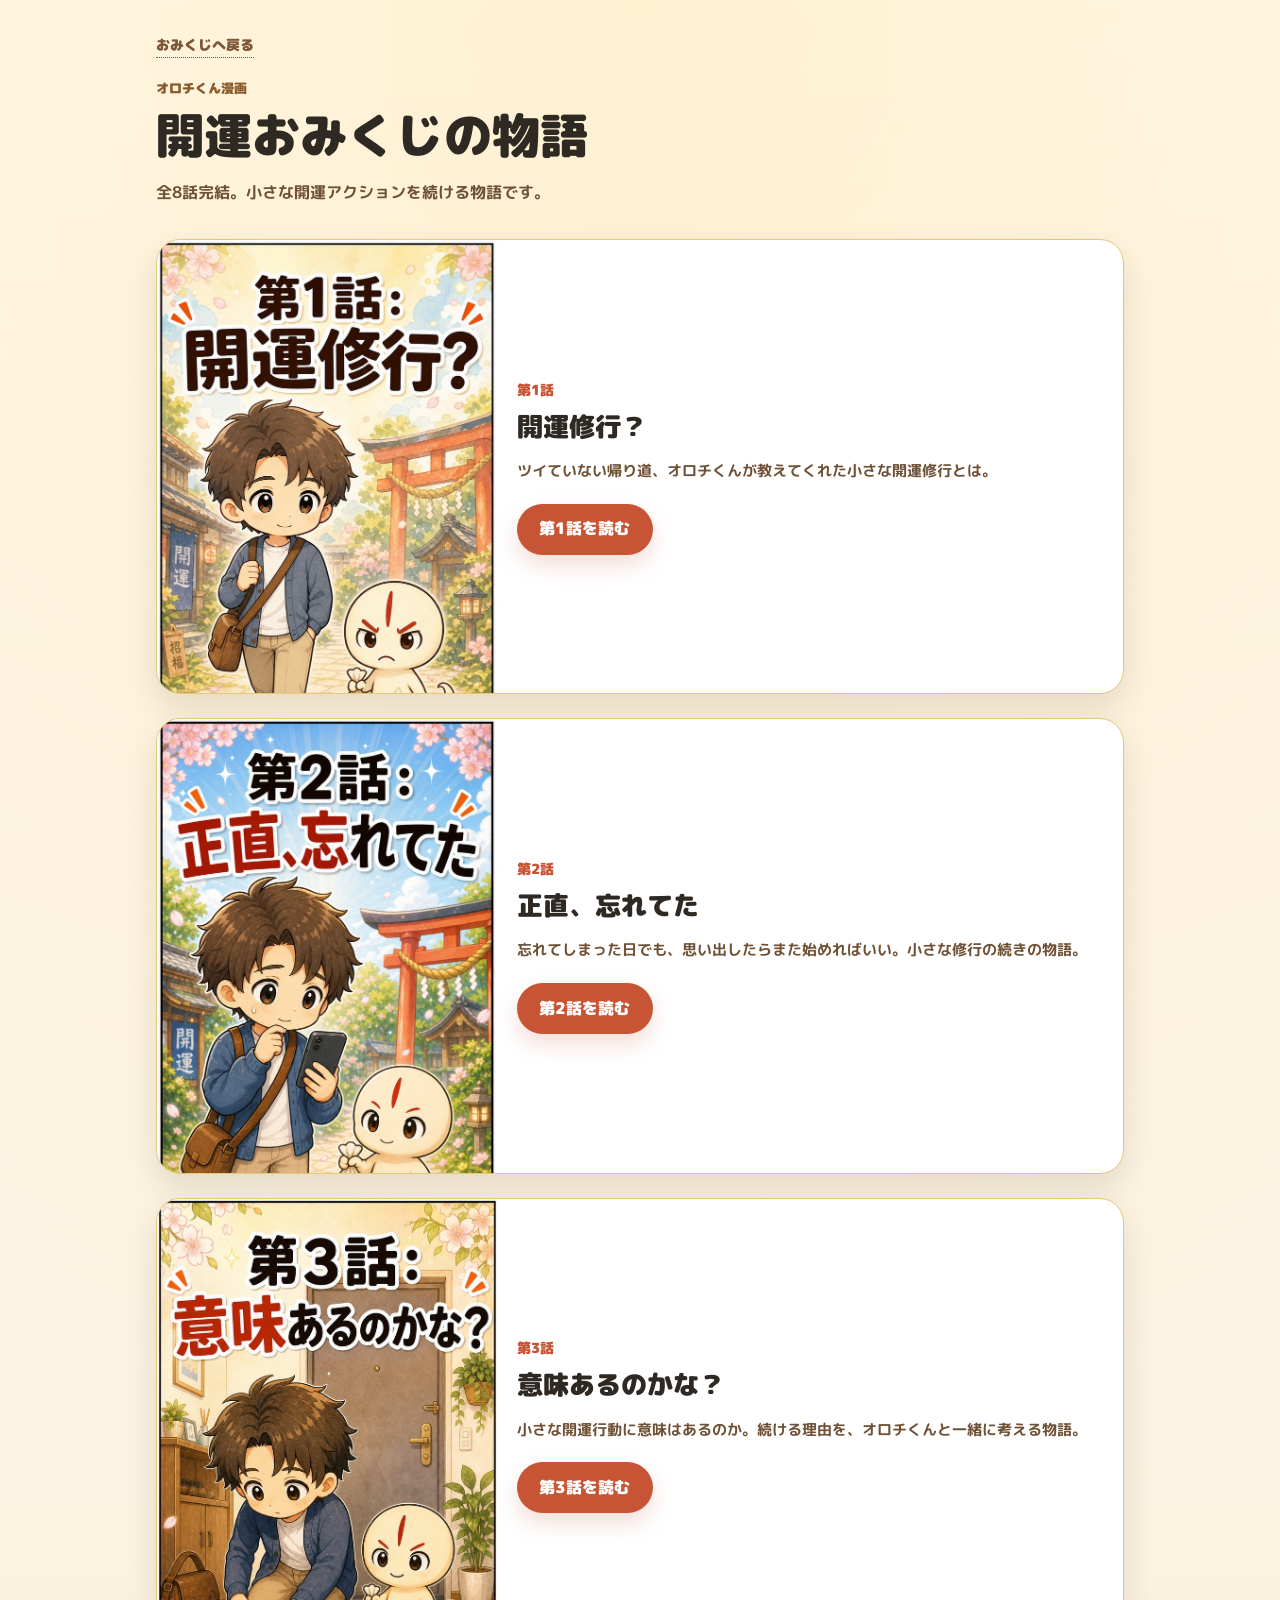
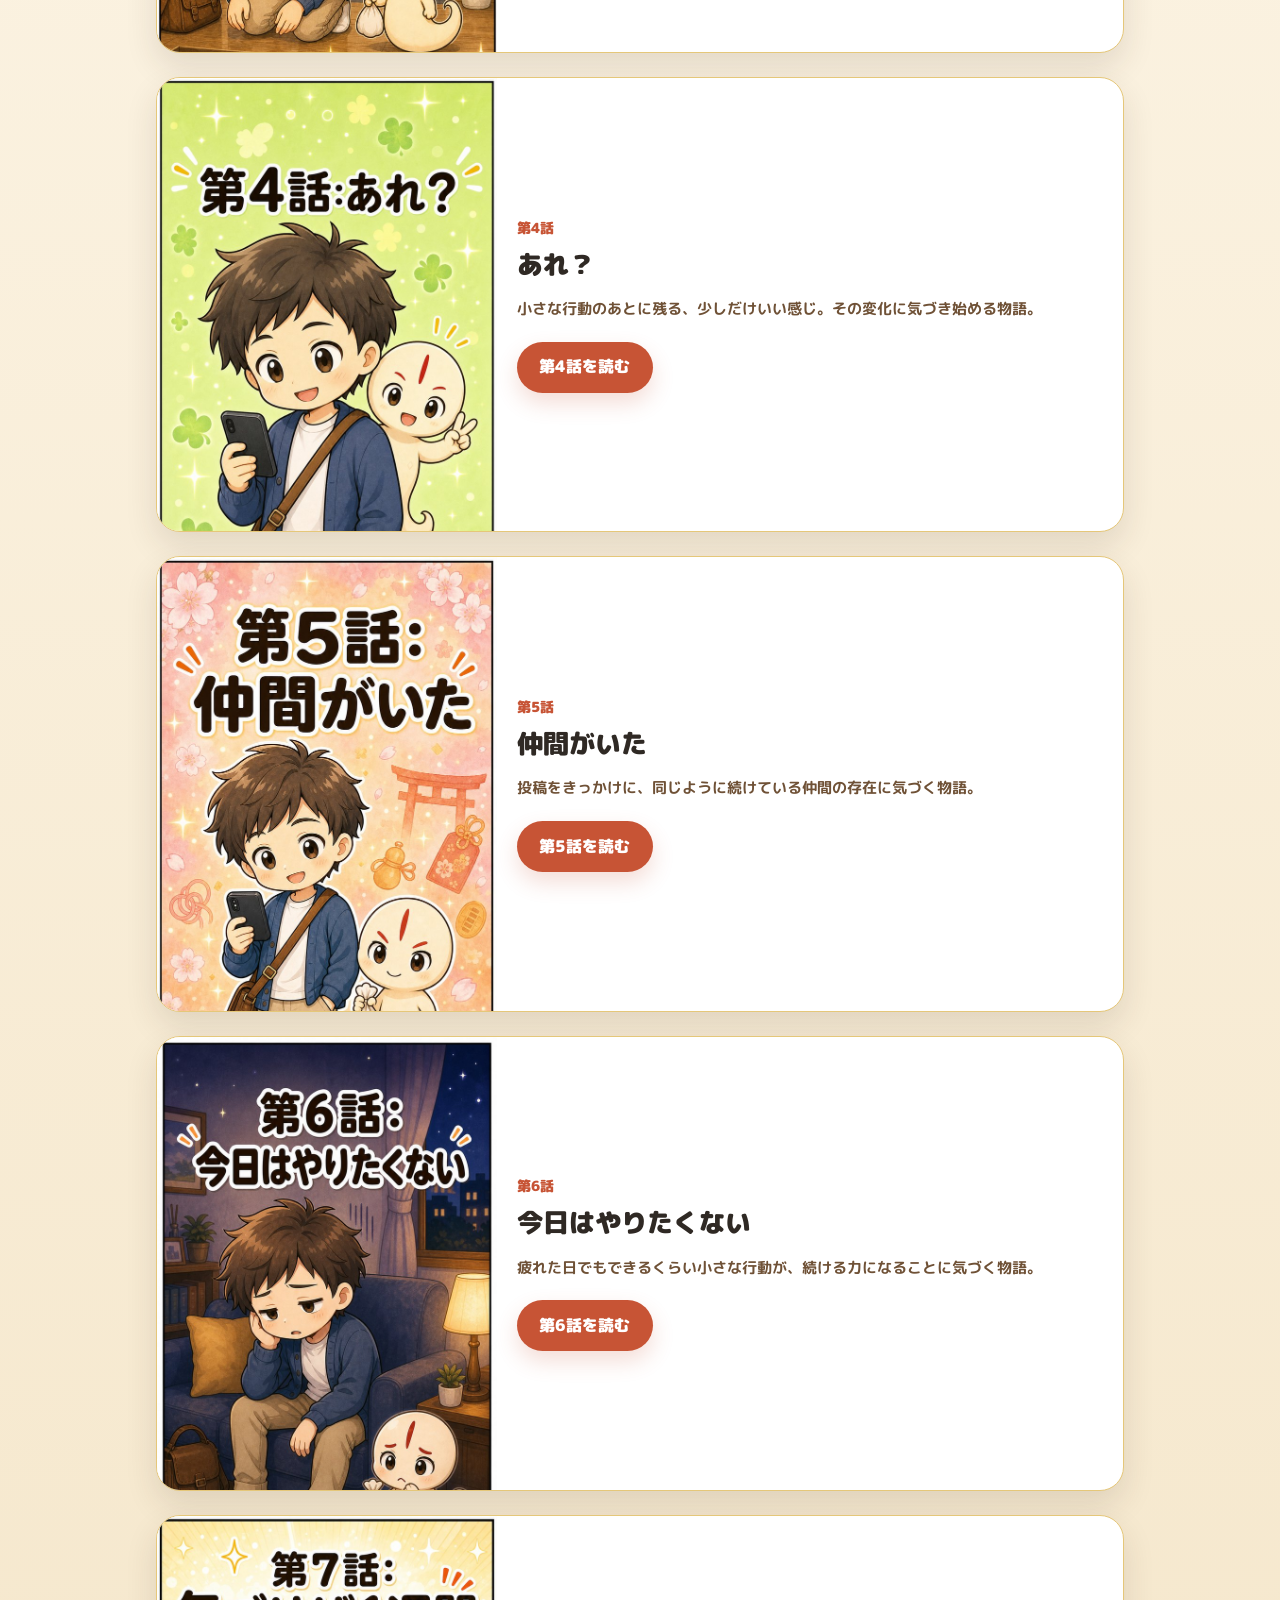
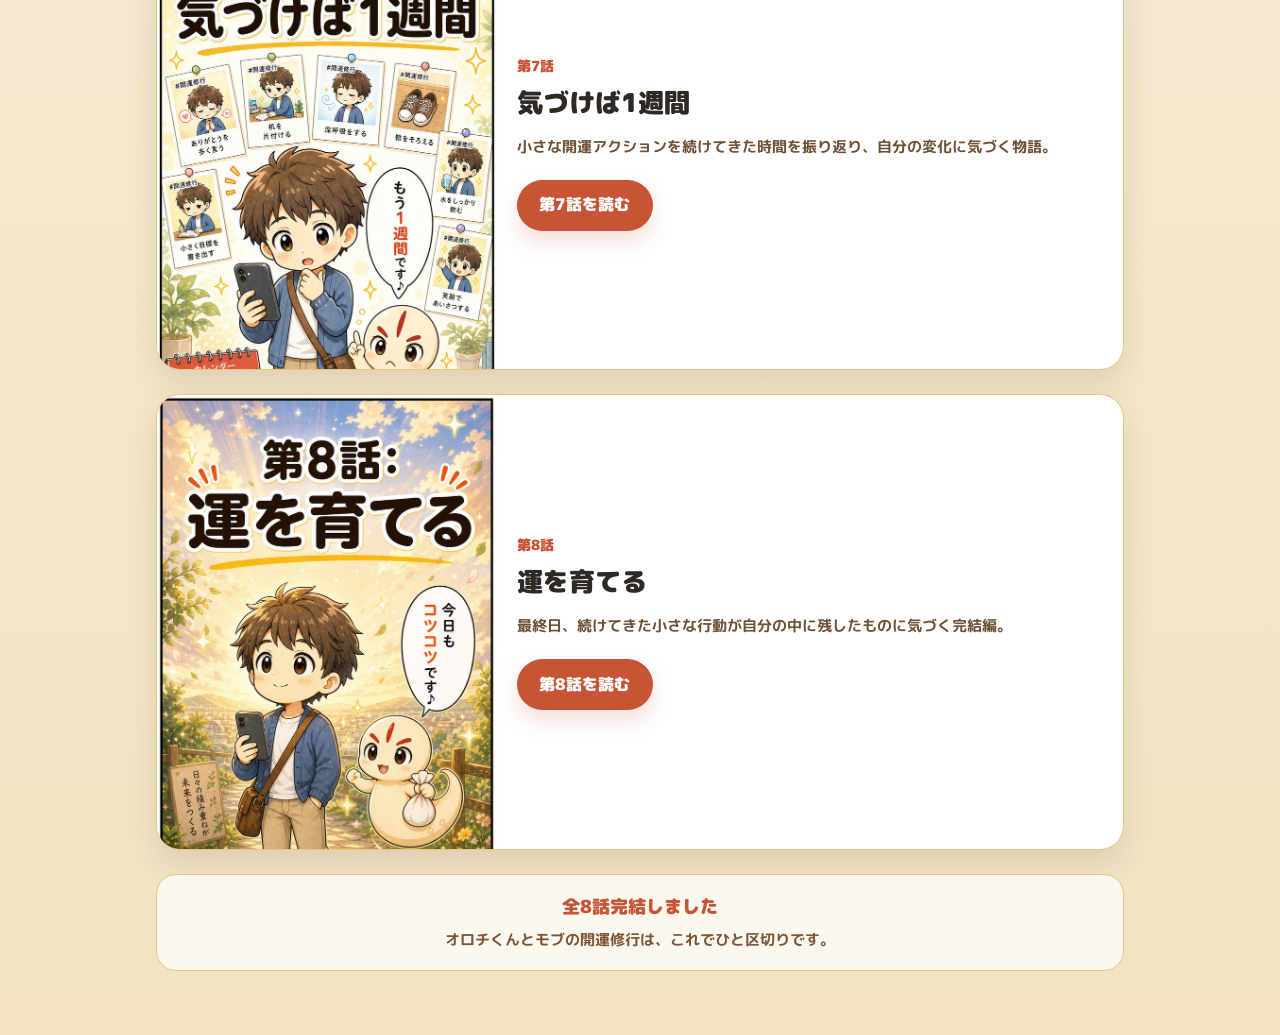
<file: manga.html>
<!doctype html>
<html lang="ja">

<head>
  <meta charset="utf-8" />
  <meta name="viewport" content="width=device-width, initial-scale=1" />
  <title>オロチくん漫画 | オロチ（from CNP）ファンサイト</title>
  <meta name="description" content="オロチくんの開運おみくじから広がる漫画シリーズ。全8話完結です。" />
  <link rel="canonical" href="https://tomoepapa.github.io/orochi-fan-site/manga.html" />
  <meta property="og:site_name" content="オロチ（from CNP）ファンサイト" />
  <meta property="og:title" content="オロチくん漫画" />
  <meta property="og:description" content="全8話完結。小さな開運アクションを続ける物語です。" />
  <meta property="og:type" content="website" />
  <meta property="og:url" content="https://tomoepapa.github.io/orochi-fan-site/manga.html" />
  <meta property="og:image" content="https://tomoepapa.github.io/orochi-fan-site/assets/ogp.png" />
  <meta property="og:locale" content="ja_JP" />
  <meta name="twitter:card" content="summary_large_image" />
  <meta name="twitter:title" content="オロチくん漫画" />
  <meta name="twitter:description" content="全8話完結。小さな開運アクションを続ける物語です。" />
  <meta name="twitter:image" content="https://tomoepapa.github.io/orochi-fan-site/assets/ogp.png" />
  <link rel="icon" type="image/png" href="assets/favicon.png" />
  <link rel="apple-touch-icon" href="assets/apple-touch-icon.png" />
  <link rel="preconnect" href="https://fonts.googleapis.com">
  <link rel="preconnect" href="https://fonts.gstatic.com" crossorigin>
  <link
    href="https://fonts.googleapis.com/css2?family=M+PLUS+Rounded+1c:wght@400;700;900&family=Zen+Maru+Gothic:wght@400;700&display=swap"
    rel="stylesheet">
  <link rel="stylesheet" href="style.css" />
</head>

<body>
  <main class="manga-page">
    <section class="section manga-list-hero">
      <div class="container">
        <a href="index.html#tokutsumi-omikuji" class="back-link">おみくじへ戻る</a>
        <p class="manga-kicker fade-in-up">オロチくん漫画</p>
        <h1 class="manga-page-title fade-in-up delay-100">開運おみくじの物語</h1>
        <p class="manga-page-lead fade-in-up delay-200">全8話完結。小さな開運アクションを続ける物語です。</p>

        <div class="manga-list">
          <article class="manga-episode-card fade-in-up delay-300">
            <a href="manga-episode-01.html" class="manga-cover-link">
              <img src="assets/manga/episode-01/cover.jpg" alt="第1話「開運修行？」の表紙" class="manga-cover">
            </a>
            <div class="manga-episode-content">
              <p class="manga-episode-number">第1話</p>
              <h2 class="manga-episode-title">開運修行？</h2>
              <p class="manga-episode-text">ツイていない帰り道、オロチくんが教えてくれた小さな開運修行とは。</p>
              <a href="manga-episode-01.html" class="manga-button">第1話を読む</a>
            </div>
          </article>

          <article class="manga-episode-card fade-in-up delay-400">
            <a href="manga-episode-02.html" class="manga-cover-link">
              <img src="assets/manga/episode-02/cover.jpg" alt="第2話「正直、忘れてた」の表紙" class="manga-cover">
            </a>
            <div class="manga-episode-content">
              <p class="manga-episode-number">第2話</p>
              <h2 class="manga-episode-title">正直、忘れてた</h2>
              <p class="manga-episode-text">忘れてしまった日でも、思い出したらまた始めればいい。小さな修行の続きの物語。</p>
              <a href="manga-episode-02.html" class="manga-button">第2話を読む</a>
            </div>
          </article>

          <article class="manga-episode-card fade-in-up">
            <a href="manga-episode-03.html" class="manga-cover-link">
              <img src="assets/manga/episode-03/cover.jpg" alt="第3話「意味あるのかな？」の表紙" class="manga-cover">
            </a>
            <div class="manga-episode-content">
              <p class="manga-episode-number">第3話</p>
              <h2 class="manga-episode-title">意味あるのかな？</h2>
              <p class="manga-episode-text">小さな開運行動に意味はあるのか。続ける理由を、オロチくんと一緒に考える物語。</p>
              <a href="manga-episode-03.html" class="manga-button">第3話を読む</a>
            </div>
          </article>

          <article class="manga-episode-card fade-in-up">
            <a href="manga-episode-04.html" class="manga-cover-link">
              <img src="assets/manga/episode-04/cover.jpg" alt="第4話「あれ？」の表紙" class="manga-cover">
            </a>
            <div class="manga-episode-content">
              <p class="manga-episode-number">第4話</p>
              <h2 class="manga-episode-title">あれ？</h2>
              <p class="manga-episode-text">小さな行動のあとに残る、少しだけいい感じ。その変化に気づき始める物語。</p>
              <a href="manga-episode-04.html" class="manga-button">第4話を読む</a>
            </div>
          </article>

          <article class="manga-episode-card fade-in-up">
            <a href="manga-episode-05.html" class="manga-cover-link">
              <img src="assets/manga/episode-05/cover.jpg" alt="第5話「仲間がいた」の表紙" class="manga-cover">
            </a>
            <div class="manga-episode-content">
              <p class="manga-episode-number">第5話</p>
              <h2 class="manga-episode-title">仲間がいた</h2>
              <p class="manga-episode-text">投稿をきっかけに、同じように続けている仲間の存在に気づく物語。</p>
              <a href="manga-episode-05.html" class="manga-button">第5話を読む</a>
            </div>
          </article>

          <article class="manga-episode-card fade-in-up">
            <a href="manga-episode-06.html" class="manga-cover-link">
              <img src="assets/manga/episode-06/cover.jpg" alt="第6話「今日はやりたくない」の表紙" class="manga-cover">
            </a>
            <div class="manga-episode-content">
              <p class="manga-episode-number">第6話</p>
              <h2 class="manga-episode-title">今日はやりたくない</h2>
              <p class="manga-episode-text">疲れた日でもできるくらい小さな行動が、続ける力になることに気づく物語。</p>
              <a href="manga-episode-06.html" class="manga-button">第6話を読む</a>
            </div>
          </article>

          <article class="manga-episode-card fade-in-up">
            <a href="manga-episode-07.html" class="manga-cover-link">
              <img src="assets/manga/episode-07/cover.jpg" alt="第7話「気づけば1週間」の表紙" class="manga-cover">
            </a>
            <div class="manga-episode-content">
              <p class="manga-episode-number">第7話</p>
              <h2 class="manga-episode-title">気づけば1週間</h2>
              <p class="manga-episode-text">小さな開運アクションを続けてきた時間を振り返り、自分の変化に気づく物語。</p>
              <a href="manga-episode-07.html" class="manga-button">第7話を読む</a>
            </div>
          </article>

          <article class="manga-episode-card fade-in-up">
            <a href="manga-episode-08.html" class="manga-cover-link">
              <img src="assets/manga/episode-08/cover.jpg" alt="第8話「運を育てる」の表紙" class="manga-cover">
            </a>
            <div class="manga-episode-content">
              <p class="manga-episode-number">第8話</p>
              <h2 class="manga-episode-title">運を育てる</h2>
              <p class="manga-episode-text">最終日、続けてきた小さな行動が自分の中に残したものに気づく完結編。</p>
              <a href="manga-episode-08.html" class="manga-button">第8話を読む</a>
            </div>
          </article>
        </div>

        <div class="manga-coming-soon fade-in-up">
          <p>全8話完結しました</p>
          <span>オロチくんとモブの開運修行は、これでひと区切りです。</span>
        </div>
      </div>
    </section>
  </main>

  <script src="script.js"></script>
</body>

</html>
</file>
<file: style.css>
:root {
  --color-primary: #D1D1D1;
  /* Soft Gray for snake feel */
  --color-primary-dark: #4A4A4A;
  /* Dark Charcoal */
  --color-accent: #FFD4D4;
  /* Pastel Pink for cute accents */
  --color-text: #333333;
  --color-bg: #FFFFFF;
  --color-bg-soft: #F5F5F5;
  /* Very light gray */
  --font-main: 'M PLUS Rounded 1c', sans-serif;
  --border-radius-lg: 20px;
  --border-radius-md: 12px;
}

* {
  margin: 0;
  padding: 0;
  box-sizing: border-box;
}

body {
  font-family: var(--font-main);
  color: var(--color-text);
  background-color: var(--color-bg);
  line-height: 1.6;
  overflow-x: hidden;
}

a {
  text-decoration: none;
  color: inherit;
}

img {
  max-width: 100%;
  height: auto;
  display: block;
}

.container {
  width: 90%;
  max-width: 1000px;
  margin: 0 auto;
  padding: 0 1rem;
}

/* Animations */
@keyframes float {
  0% {
    transform: translateY(0px);
  }

  50% {
    transform: translateY(-20px);
  }

  100% {
    transform: translateY(0px);
  }
}

.leelee-float {
  animation: float 4s ease-in-out infinite;
}

.fade-in-up {
  opacity: 0;
  transform: translateY(30px);
  transition: opacity 0.8s ease-out, transform 0.8s ease-out;
}

.fade-in-up.visible {
  opacity: 1;
  transform: translateY(0);
}

.delay-100 {
  transition-delay: 0.1s;
}

.delay-200 {
  transition-delay: 0.2s;
}

.delay-300 {
  transition-delay: 0.3s;
}

.delay-400 {
  transition-delay: 0.4s;
}

/* Hero Section */
.hero {
  background: linear-gradient(rgba(255, 255, 255, 0.6), rgba(255, 255, 255, 0.6)), url('assets/hero_bg.jpg') center/cover no-repeat;
  text-align: center;
  padding: 3rem 1rem;
  min-height: 90vh;
  display: flex;
  flex-direction: column;
  justify-content: center;
  align-items: center;
  position: relative;
}

.hero h2 {
  font-size: 1.5rem;
  color: var(--color-primary-dark);
  margin-bottom: 1rem;
  line-height: 1.4;
}

.site-title {
  position: absolute;
  top: 20px;
  left: 20px;
  font-size: 1.1rem;
  color: var(--color-text);
  background-color: #E0E0E0;
  padding: 0.5rem 1rem;
  border-radius: 50px;
  font-weight: 900;
  letter-spacing: 0.05em;
  box-shadow: 0 4px 10px rgba(0, 0, 0, 0.05);
  margin: 0;
  z-index: 10;
}

.title-sub {
  font-size: 0.7em;
  font-weight: 700;
  color: #888;
  letter-spacing: -0.05em;
  margin: 0 2px;
}

.hero-image-container {
  width: 250px;
  margin: 1rem auto;
  position: relative;
  z-index: 2;
}

.hero-text {
  position: relative;
  z-index: 2;
  font-size: 1.2rem;
  font-weight: 700;
  margin: 1.5rem auto;
  padding: 0.5rem 1rem;
  background-color: rgba(0, 0, 0, 0.4);
  border-radius: 12px;
  color: #fff;
  line-height: 1.5;
  display: inline-block;
}

/* Sections General */
.section {
  padding: 4rem 0;
}

.section-title {
  text-align: center;
  font-size: 1.8rem;
  color: var(--color-primary-dark);
  margin-bottom: 2.5rem;
  line-height: 1.4;
}

/* Profile Section */
.profile {
  background-color: var(--color-bg-soft);
}

.features-grid {
  display: grid;
  grid-template-columns: 1fr;
  gap: 2rem;
}

.feature-card {
  background: white;
  border-radius: var(--border-radius-lg);
  text-align: center;
  box-shadow: 0 5px 15px rgba(0, 0, 0, 0.05);
  overflow: hidden;
  transition: transform 0.3s ease;
}

.feature-card:hover {
  transform: translateY(-5px);
}

.feature-img {
  width: 100%;
  height: auto;
  margin: 0;
  display: block;
  background: var(--color-primary);
  /* placeholder bg */
}

.feature-img img {
  width: 100%;
  height: auto;
  object-fit: cover;
  aspect-ratio: 16/9;
}

.feature-card h3 {
  color: var(--color-primary-dark);
  margin: 1.5rem 1.5rem 0.5rem;
  font-size: 1.2rem;
  line-height: 1.4;
}

.feature-card p {
  margin: 0 1.5rem 2rem;
  font-size: 0.95rem;
}

/* Works Section (Links) */
.works-grid {
  display: grid;
  grid-template-columns: 1fr;
  gap: 2rem;
}

.work-card {
  border-radius: var(--border-radius-lg);
  overflow: hidden;
  background: white;
  box-shadow: 0 5px 15px rgba(0, 0, 0, 0.05);
  transition: transform 0.3s ease;
  display: flex;
  flex-direction: column;
}

.work-card:hover {
  transform: translateY(-5px);
}

.work-img {
  width: 100%;
  aspect-ratio: 16/9;
  object-fit: cover;
}

.work-content {
  padding: 2rem;
  text-align: center;
  display: flex;
  flex-direction: column;
  flex-grow: 1;
  align-items: center;
}

.work-content h3 {
  margin-bottom: 0.5rem;
  color: var(--color-primary-dark);
  font-size: 1.3rem;
}

.work-content p {
  margin-bottom: 1.5rem;
  font-size: 0.95rem;
}

.btn-link {
  display: inline-block;
  background-color: #B2D1B2;
  /* Soft green */
  color: var(--color-text);
  padding: 0.8rem 1.8rem;
  border-radius: 50px;
  font-weight: 700;
  transition: background-color 0.3s;
  margin-top: auto;
}

.btn-link:hover {
  background-color: #9EC09E;
}

/* Event Section (Kids Model) */
.event {
  background-image: repeating-linear-gradient(45deg, #fff 0, #fff 20px, #f5fdf9 20px, #f5fdf9 40px);
  overflow: hidden;
}

.event-container-scrapbook {
  display: flex;
  flex-direction: column;
  align-items: center;
  gap: 2rem;
  padding: 1rem;
}

/* Polaroid Style */
.polaroid-photo {
  background: white;
  padding: 15px 15px 40px 15px;
  box-shadow: 2px 5px 15px rgba(0, 0, 0, 0.15);
  transform: rotate(-3deg);
  width: 250px;
  position: relative;
  transition: transform 0.3s ease;
}

.polaroid-photo:hover {
  transform: rotate(0deg) scale(1.05);
  z-index: 10;
}

.polaroid-photo img {
  width: 100%;
  height: auto;
  border: 1px solid #eee;
  background: #f0f0f0;
}

.photo-caption {
  font-family: 'Zen Maru Gothic', var(--font-main);
  font-weight: 700;
  color: #444;
  text-align: center;
  margin-top: 15px;
  font-size: 1.1rem;
  letter-spacing: 0.05em;
}

.masking-tape {
  position: absolute;
  top: -15px;
  left: 50%;
  transform: translateX(-50%) rotate(2deg);
  width: 100px;
  height: 30px;
  background-color: rgba(255, 230, 230, 0.8);
  box-shadow: 0 2px 4px rgba(0, 0, 0, 0.1);
  z-index: 5;
  opacity: 0.9;
}

/* Notebook/Memo Style */
.event-ticket-box {
  background-color: #FFFDE7;
  background-image:
    linear-gradient(#e6e6e6 1px, transparent 1px),
    linear-gradient(90deg, #e6e6e6 1px, transparent 1px);
  background-size: 20px 20px;
  background-position: 0 0;
  padding: 2.5rem;
  border-radius: 15px;
  position: relative;
  width: 100%;
  max-width: 450px;
  box-shadow: 0 4px 10px rgba(0, 0, 0, 0.1);
  transform: rotate(1deg);
  text-align: center;
  border: none;
}

.event-ticket-box::before {
  content: '';
  position: absolute;
  top: -15px;
  left: 10px;
  right: 10px;
  height: 30px;
  background-image: radial-gradient(circle, #f5fdf9 30%, #555 31%, #555 40%, transparent 41%);
  background-size: 30px 30px;
  background-repeat: repeat-x;
  z-index: 5;
}

.ticket-content h3 {
  font-size: 1.2rem;
  color: var(--color-primary-dark);
  border-bottom: 2px dotted #ccc;
  padding-bottom: 0.8rem;
  margin-bottom: 1.5rem;
  letter-spacing: 0.05em;
  line-height: 1.4;
}

.location-label {
  background: var(--color-text);
  color: white;
  font-size: 0.8rem;
  padding: 2px 8px;
  border-radius: 4px;
  vertical-align: middle;
}

.highlight {
  color: #FF8BA7;
  font-weight: 900;
  font-size: 1.1rem;
  background: #FFF0F5;
  display: inline-block;
  padding: 0.8rem 1.5rem;
  border-radius: 50px;
  transform: rotate(-2deg);
  transition: transform 0.2s;
}

.highlight:hover {
  transform: rotate(0deg) scale(1.05);
}

/* Omikuji Section */
.omikuji-section {
  background:
    radial-gradient(circle at top, rgba(255, 212, 120, 0.35), transparent 32%),
    linear-gradient(180deg, #fffaf0 0%, #f3e3c4 100%);
}

.omikuji-app {
  max-width: 430px;
  margin: 0 auto;
  padding: 1.5rem;
  border: 1px solid #e5c779;
  border-radius: 28px;
  background: #fff7e6;
  box-shadow: 0 18px 40px rgba(61, 45, 31, 0.16);
  text-align: center;
  position: relative;
  overflow: hidden;
  scroll-margin-top: 16px;
}

.omikuji-app::before {
  content: "";
  position: absolute;
  inset: 0;
  background-image:
    linear-gradient(rgba(255, 255, 255, 0.45) 1px, transparent 1px),
    linear-gradient(90deg, rgba(255, 255, 255, 0.35) 1px, transparent 1px);
  background-size: 18px 18px;
  pointer-events: none;
}

.omikuji-app > * {
  position: relative;
  z-index: 1;
}

.omikuji-kicker {
  color: #8b5a2b;
  font-size: 0.8rem;
  font-weight: 900;
}

.omikuji-title {
  margin-top: 0.35rem;
  color: #2f2924;
  font-size: clamp(1.85rem, 8vw, 2.35rem);
  font-weight: 900;
  line-height: 1.15;
}

.omikuji-subcopy {
  margin-top: 0.75rem;
  color: #c75435;
  font-weight: 900;
  line-height: 1.6;
}

.omikuji-character {
  width: 168px;
  height: 168px;
  margin: 1.4rem auto 1rem;
  display: flex;
  align-items: center;
  justify-content: center;
  border: 4px solid #edd38e;
  border-radius: 50%;
  background: #fff;
  box-shadow: 0 10px 24px rgba(61, 45, 31, 0.14);
  overflow: hidden;
}

.omikuji-character img {
  width: 100%;
  height: 100%;
  object-fit: contain;
  padding: 1rem;
}

.omikuji-description {
  margin: 0 auto;
  max-width: 300px;
  color: #6f5136;
  font-size: 0.95rem;
  font-weight: 700;
  line-height: 1.8;
}

.omikuji-button {
  width: 100%;
  margin-top: 1.5rem;
  padding: 1rem 1.25rem;
  border: 0;
  border-radius: 18px;
  background: #c75435;
  color: #fff;
  font-family: var(--font-main);
  font-size: 1rem;
  font-weight: 900;
  cursor: pointer;
  box-shadow: 0 10px 22px rgba(199, 84, 53, 0.24);
  transition: transform 0.2s ease, box-shadow 0.2s ease, opacity 0.2s ease;
}

.omikuji-button:hover {
  transform: translateY(-1px);
  box-shadow: 0 14px 26px rgba(199, 84, 53, 0.28);
}

.omikuji-button:disabled {
  cursor: default;
  opacity: 0.72;
  transform: none;
  box-shadow: none;
}

.fortune-paper {
  margin-top: 1rem;
  padding: 1.25rem;
  border: 1px solid #ebd09a;
  border-radius: 22px;
  background: rgba(255, 255, 255, 0.88);
  box-shadow: inset 0 0 0 1px rgba(255, 255, 255, 0.7);
}

.result-label {
  color: #7b5637;
  font-size: 0.75rem;
  font-weight: 900;
}

.fortune-name {
  margin-top: 0.25rem;
  color: #c75435;
  font-size: 3.2rem;
  font-weight: 900;
  line-height: 1;
}

.result-card {
  margin-top: 0.9rem;
  padding: 0.9rem;
  border-radius: 16px;
  background: #fff7e6;
  text-align: left;
}

.result-card-main {
  background: #ffecc0;
}

.result-value {
  margin-top: 0.25rem;
  color: #2f2924;
  font-size: 1rem;
  font-weight: 900;
  line-height: 1.7;
}

.result-card-main .result-value {
  font-size: 1.2rem;
}

.omikuji-tomorrow-message {
  margin-top: 1.2rem;
  color: #7b5637;
  font-size: 0.95rem;
  font-weight: 900;
  line-height: 1.7;
}

/* Manga Section */
.manga-teaser-section {
  background: #fffaf0;
  padding-top: 3rem;
}

.manga-teaser {
  max-width: 720px;
  margin: 0 auto;
  padding: 1.5rem;
  display: grid;
  gap: 1.25rem;
  align-items: center;
  border: 1px solid #e5c779;
  border-radius: 24px;
  background: #fff;
  box-shadow: 0 14px 32px rgba(61, 45, 31, 0.12);
  text-align: center;
}

.manga-kicker {
  color: #8b5a2b;
  font-size: 0.82rem;
  font-weight: 900;
}

.manga-teaser-title,
.manga-page-title {
  color: #2f2924;
  font-weight: 900;
  line-height: 1.25;
}

.manga-teaser-title {
  margin-top: 0.35rem;
  font-size: 1.55rem;
}

.manga-teaser-text,
.manga-page-lead,
.manga-episode-text {
  color: #6f5136;
  font-weight: 700;
  line-height: 1.8;
}

.manga-teaser-text {
  margin-top: 0.65rem;
  font-size: 0.95rem;
}

.manga-button {
  display: inline-flex;
  align-items: center;
  justify-content: center;
  min-height: 48px;
  padding: 0.8rem 1.4rem;
  border-radius: 999px;
  background: #c75435;
  color: #fff;
  font-weight: 900;
  box-shadow: 0 10px 22px rgba(199, 84, 53, 0.2);
  transition: transform 0.2s ease, box-shadow 0.2s ease;
}

.manga-button:hover {
  transform: translateY(-1px);
  box-shadow: 0 14px 26px rgba(199, 84, 53, 0.26);
}

.manga-button-light {
  background: #fff7e6;
  color: #7b5637;
  border: 1px solid #e5c779;
  box-shadow: none;
}

.manga-page,
.manga-reader-page {
  min-height: 100vh;
  background:
    radial-gradient(circle at top, rgba(255, 212, 120, 0.25), transparent 34%),
    linear-gradient(180deg, #fffaf0 0%, #f3e3c4 100%);
}

.manga-list-hero {
  padding-top: 2rem;
}

.back-link {
  display: inline-flex;
  margin-bottom: 1.25rem;
  color: #7b5637;
  font-size: 0.9rem;
  font-weight: 900;
  border-bottom: 1px dotted currentColor;
}

.manga-page-title {
  margin-top: 0.35rem;
  font-size: clamp(2rem, 9vw, 3rem);
}

.manga-page-lead {
  margin-top: 0.85rem;
  max-width: 620px;
}

.manga-list {
  margin-top: 2rem;
  display: grid;
  gap: 1.5rem;
}

.manga-episode-card {
  display: grid;
  gap: 1.25rem;
  overflow: hidden;
  border: 1px solid #e5c779;
  border-radius: 24px;
  background: #fff;
  box-shadow: 0 14px 32px rgba(61, 45, 31, 0.12);
}

.manga-cover-link {
  display: block;
  background: #f7e4bd;
}

.manga-cover {
  width: 100%;
  aspect-ratio: 3 / 4;
  object-fit: cover;
  object-position: top;
}

.manga-episode-content {
  padding: 0 1.25rem 1.25rem;
}

.manga-episode-number {
  color: #c75435;
  font-size: 0.9rem;
  font-weight: 900;
}

.manga-episode-title {
  margin-top: 0.25rem;
  color: #2f2924;
  font-size: 1.6rem;
  font-weight: 900;
}

.manga-episode-text {
  margin-top: 0.65rem;
  font-size: 0.95rem;
}

.manga-episode-content .manga-button {
  margin-top: 1.2rem;
  width: 100%;
}

.manga-coming-soon {
  margin-top: 1.5rem;
  padding: 1.1rem;
  border: 1px solid #e5c779;
  border-radius: 20px;
  background: rgba(255, 255, 255, 0.74);
  text-align: center;
}

.manga-coming-soon p {
  color: #c75435;
  font-size: 1.15rem;
  font-weight: 900;
}

.manga-coming-soon span {
  display: block;
  margin-top: 0.35rem;
  color: #7b5637;
  font-size: 0.92rem;
  font-weight: 700;
  line-height: 1.7;
}

.manga-reader-header {
  padding: 2rem 0 1.25rem;
  text-align: center;
}

.manga-reader {
  padding: 0 0 2rem;
}

.manga-reader-inner {
  width: min(100%, 760px);
  margin: 0 auto;
  background: #fff;
}

.manga-long-image {
  width: 100%;
  height: auto;
}

.manga-reader-footer {
  padding: 0 0 3rem;
}

.manga-reader-actions {
  margin-top: 1.25rem;
  display: grid;
  gap: 0.85rem;
}

/* Footer */
.footer {
  background-color: var(--color-primary-dark);
  color: white;
  padding: 3rem 0;
  text-align: center;
}

.link-list {
  list-style: none;
  margin-bottom: 2rem;
  display: flex;
  flex-wrap: wrap;
  justify-content: center;
  gap: 1.5rem;
}

.link-list a {
  font-weight: 700;
  border-bottom: 1px dotted white;
}

.copyright {
  font-size: 0.85rem;
  opacity: 0.9;
}

/* Responsive */
@media (max-width: 768px) {
  .site-title {
    position: relative;
    top: auto;
    left: auto;
    display: inline-block;
    margin-bottom: 2rem;
    font-size: 1rem;
  }

  .hero {
    padding-top: 2rem;
    justify-content: flex-start;
  }

  .hero h2 {
    font-size: 1.2rem;
  }

  .hero-text {
    font-size: 1.1rem;
  }

  .section-title {
    font-size: 1.6rem;
  }

  .event-container-scrapbook {
    transform: scale(0.9);
  }

  .manga-teaser-section {
    padding-top: 2.5rem;
  }

}

@media (min-width: 768px) {

  .features-grid,
  .works-grid {
    grid-template-columns: repeat(auto-fit, minmax(280px, 1fr));
    justify-content: center;
  }

  .hero h2 {
    font-size: 1.8rem;
  }

  .hero-text {
    font-size: 1.5rem;
  }

  .hero-image-container {
    width: 350px;
  }

  .event-container-scrapbook {
    flex-direction: row;
    justify-content: center;
    gap: 4rem;
  }

  .polaroid-photo {
    transform: rotate(-5deg);
  }

  .event-ticket-box {
    transform: rotate(2deg);
  }

  .manga-teaser {
    grid-template-columns: 1fr auto;
    text-align: left;
  }

  .manga-episode-card {
    grid-template-columns: minmax(260px, 340px) 1fr;
    align-items: center;
  }

  .manga-episode-content {
    padding: 1.5rem 1.5rem 1.5rem 0;
  }

  .manga-episode-content .manga-button {
    width: auto;
  }

  .manga-reader-actions {
    grid-template-columns: repeat(auto-fit, minmax(180px, 220px));
    justify-content: center;
  }
}
</file>
